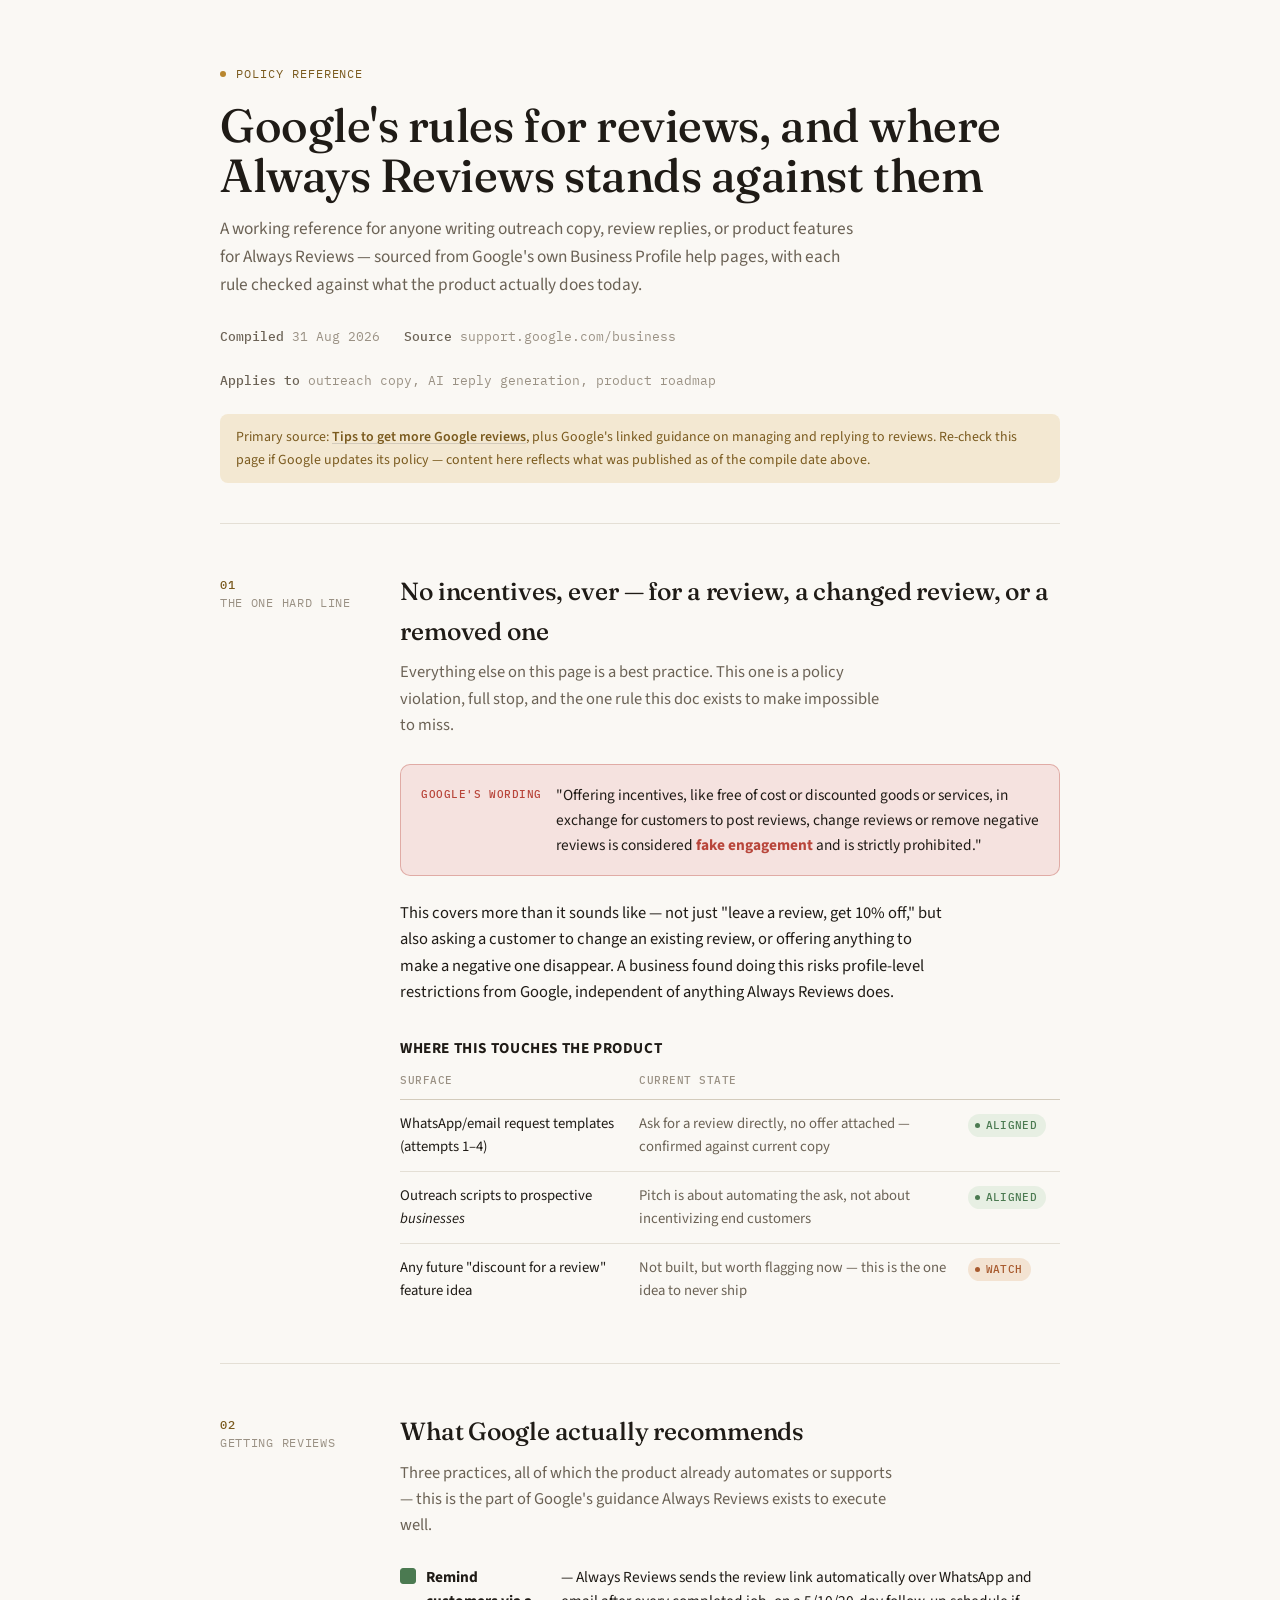
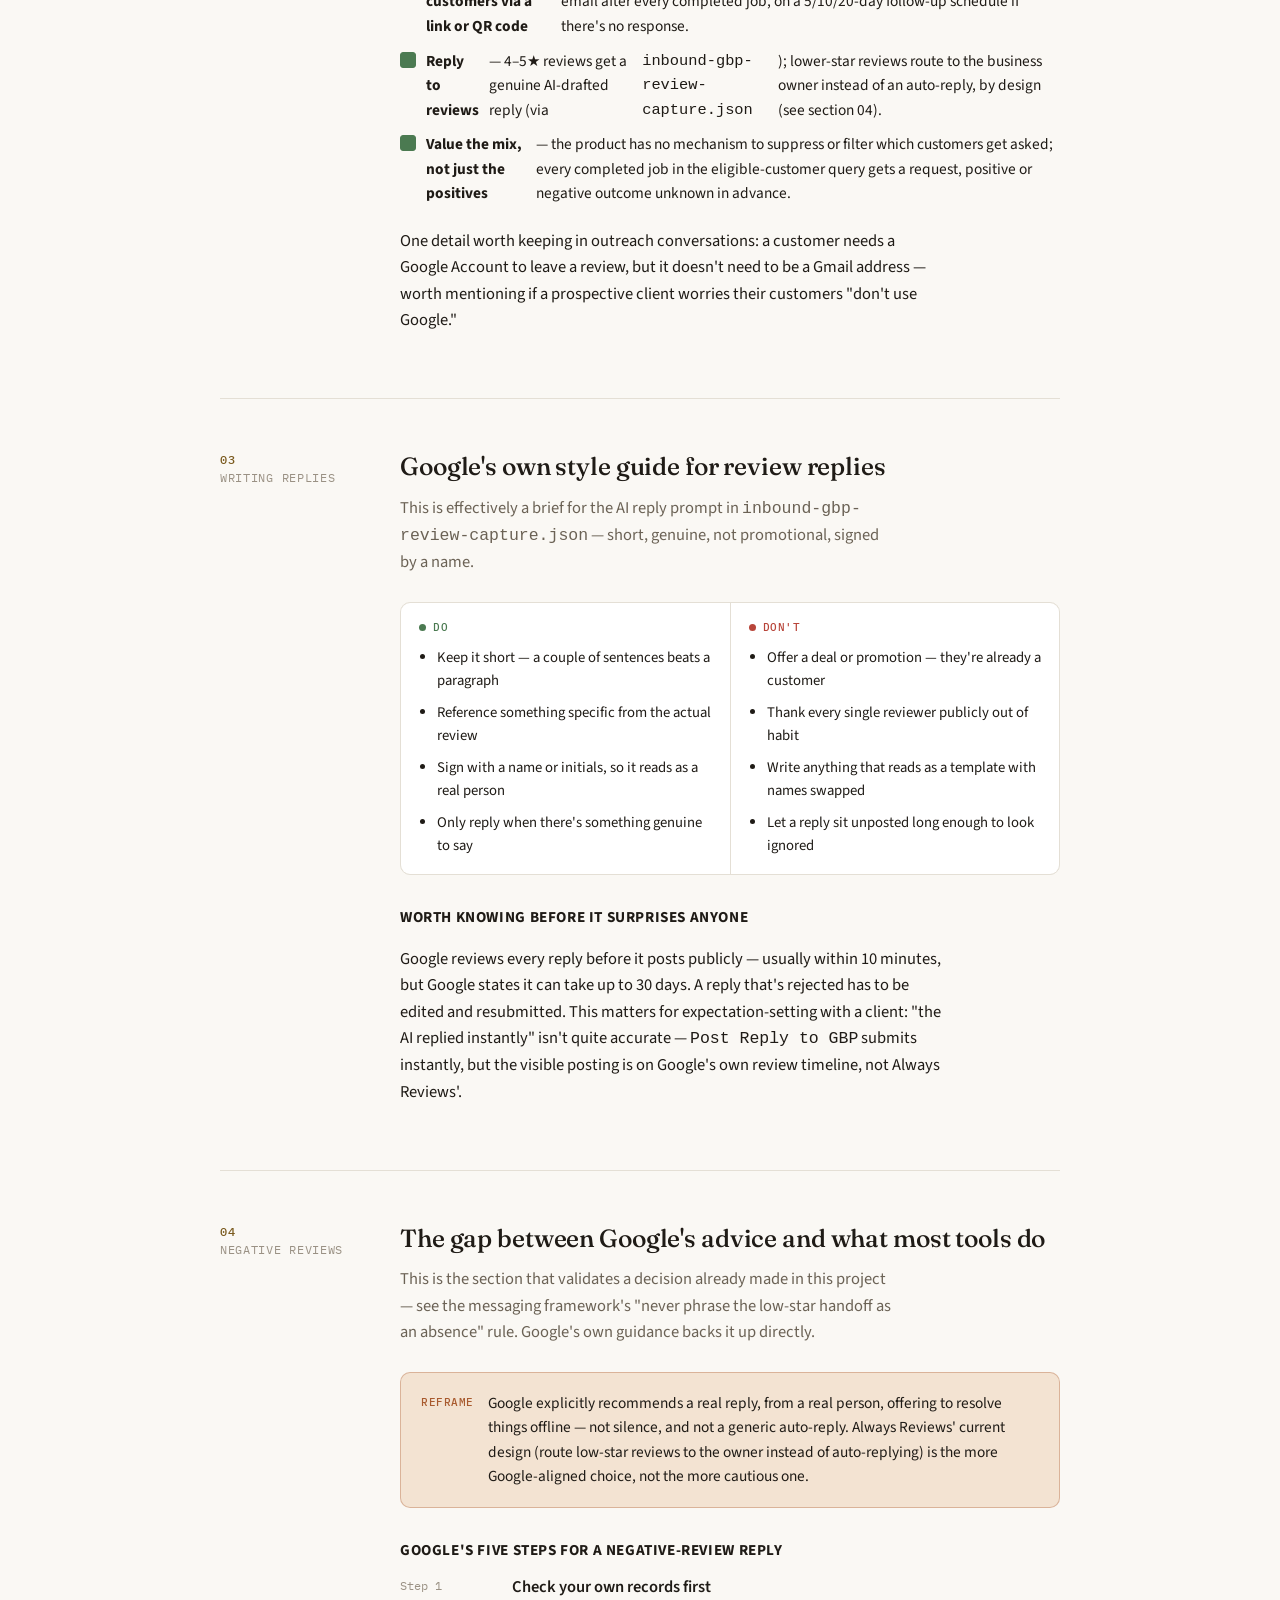
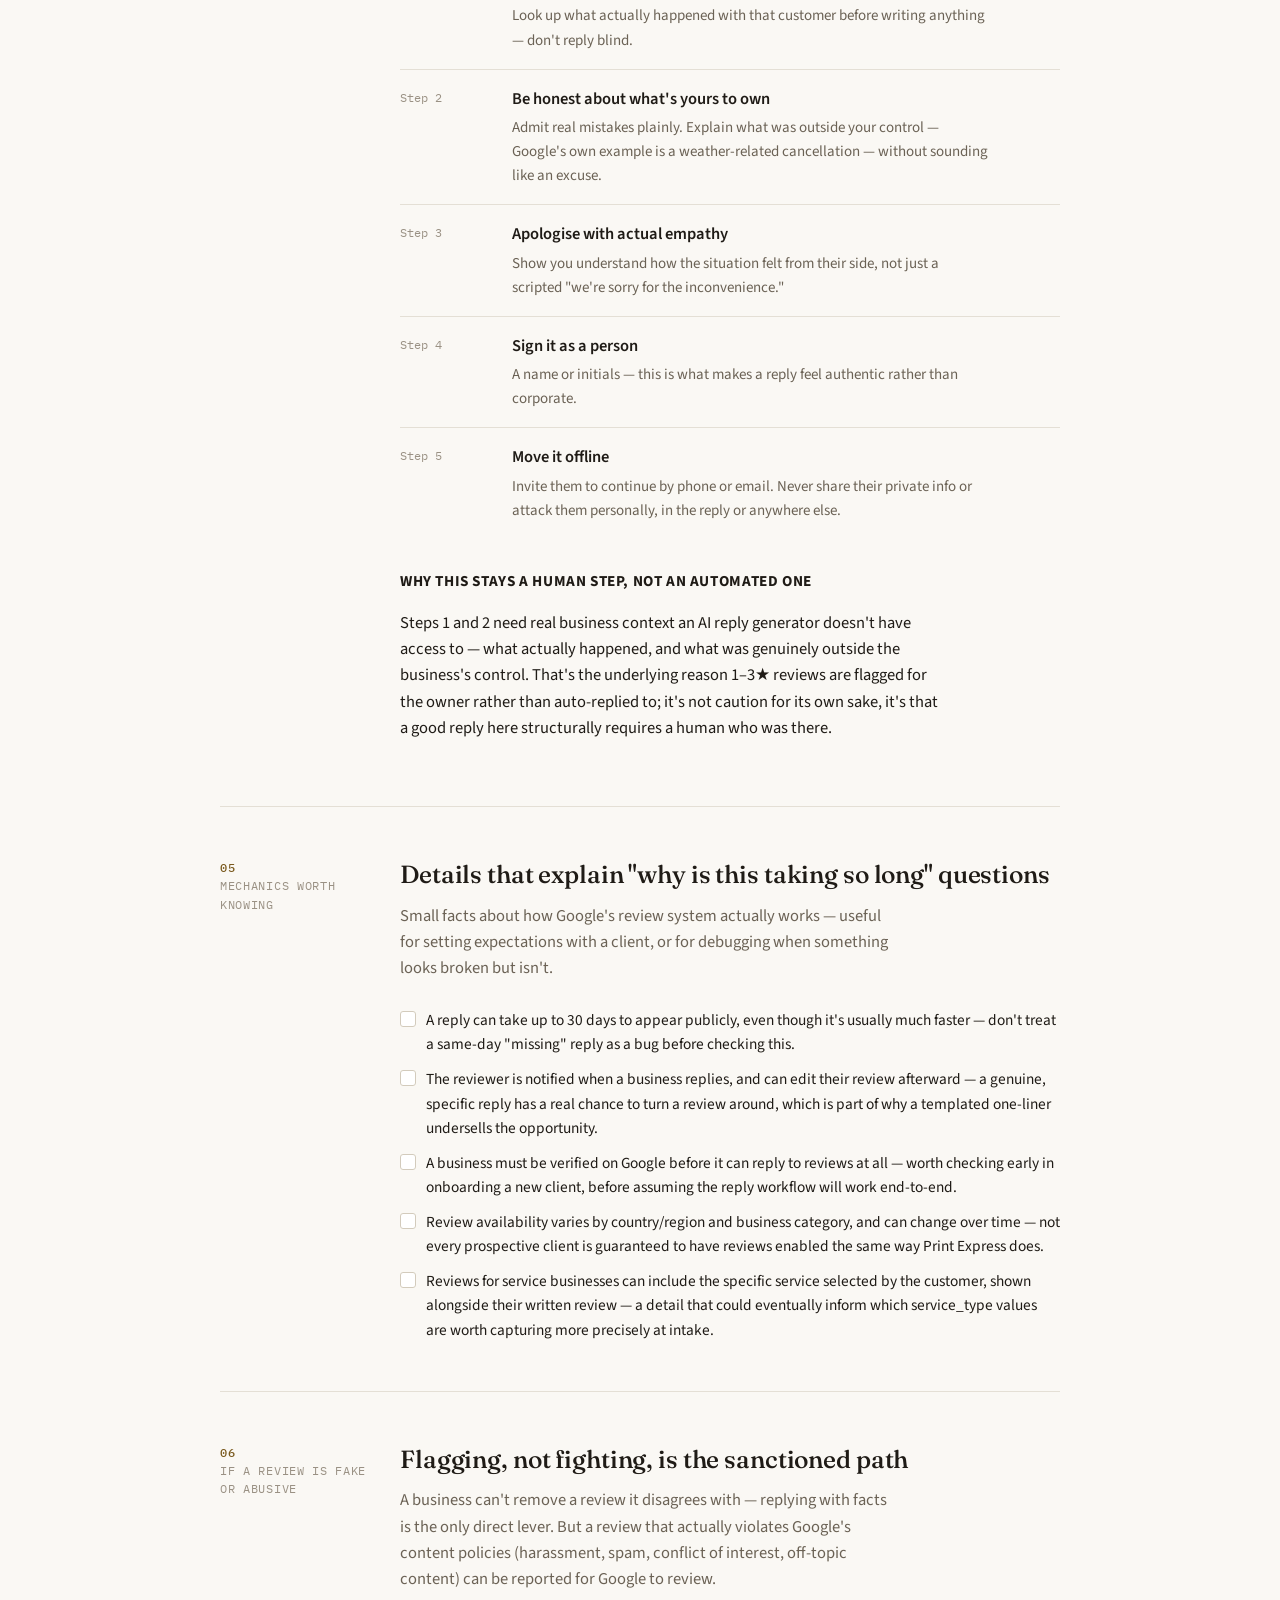
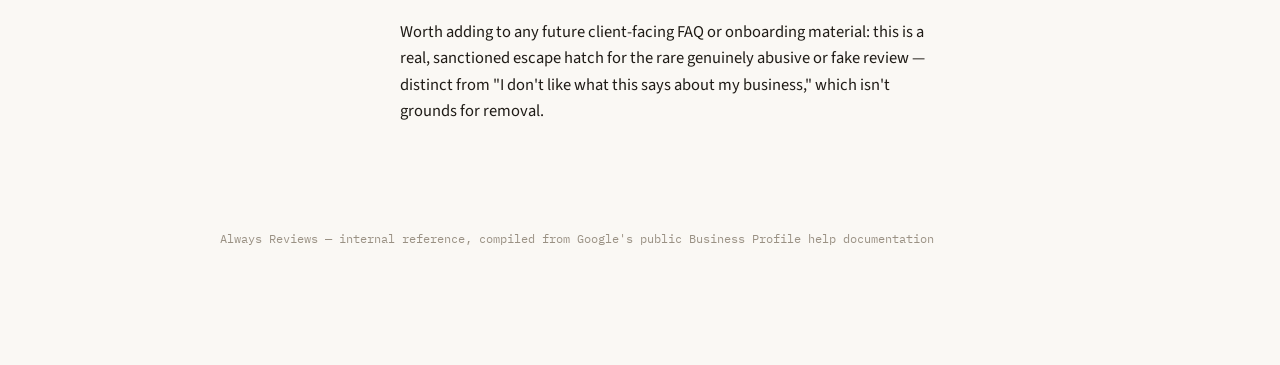
<file: marketing/always-reviews-google-policy-reference.html>
<!doctype html>
<html lang="en">
<head>
<meta charset="utf-8">
<meta name="viewport" content="width=device-width, initial-scale=1">
<title>Google Review Policy Reference</title>
<style>
  @import url('https://fonts.googleapis.com/css2?family=Fraunces:opsz,wght@9..144,400;9..144,500;9..144,600&family=Source+Sans+3:wght@400;500;600;700&family=IBM+Plex+Mono:wght@400;500&display=swap');

  :root {
    --bg: #FAF8F4;
    --surface: #FFFFFF;
    --ink: #1F1B16;
    --muted: #6B6255;
    --faint: #9A9184;
    --accent: #B8862E;
    --accent-ink: #7A5A1E;
    --accent-soft: #F3E8D2;
    --line: #E4DFD5;
    --line-strong: #D3CBBC;
    --good: #4B7A51;
    --good-soft: #E7EFE3;
    --warn: #A85A2E;
    --warn-soft: #F3E3D2;
    --bad: #B8453A;
    --bad-soft: #F5E2DF;
    --shadow: 0 1px 2px rgba(31,27,22,0.04), 0 4px 16px rgba(31,27,22,0.03);
  }

  @media (prefers-color-scheme: dark) {
    :root:not([data-theme="light"]) {
      --bg: #17140F;
      --surface: #1E1A14;
      --ink: #F1ECE2;
      --muted: #B3A991;
      --faint: #7E7563;
      --accent: #D9A94A;
      --accent-ink: #E8C179;
      --accent-soft: #322813;
      --line: #342E23;
      --line-strong: #443C2C;
      --good: #7FAE7F;
      --good-soft: #21281F;
      --warn: #D08A5C;
      --warn-soft: #2E2318;
      --bad: #E0837A;
      --bad-soft: #2E1E1B;
      --shadow: 0 1px 2px rgba(0,0,0,0.3), 0 4px 20px rgba(0,0,0,0.25);
    }
  }

  :root[data-theme="dark"] {
    --bg: #17140F;
    --surface: #1E1A14;
    --ink: #F1ECE2;
    --muted: #B3A991;
    --faint: #7E7563;
    --accent: #D9A94A;
    --accent-ink: #E8C179;
    --accent-soft: #322813;
    --line: #342E23;
    --line-strong: #443C2C;
    --good: #7FAE7F;
    --good-soft: #21281F;
    --warn: #D08A5C;
    --warn-soft: #2E2318;
    --bad: #E0837A;
    --bad-soft: #2E1E1B;
    --shadow: 0 1px 2px rgba(0,0,0,0.3), 0 4px 20px rgba(0,0,0,0.25);
  }

  * { box-sizing: border-box; }

  body {
    background: var(--bg);
    color: var(--ink);
    font-family: 'Source Sans 3', -apple-system, 'Segoe UI', sans-serif;
    font-size: 16.5px;
    line-height: 1.6;
    margin: 0;
    padding: 0 24px 120px;
  }

  ::selection { background: var(--accent-soft); color: var(--accent-ink); }

  a { color: var(--accent-ink); text-decoration-color: var(--line-strong); text-underline-offset: 2px; }
  a:hover { text-decoration-color: var(--accent); }
  a:focus-visible, button:focus-visible { outline: 2px solid var(--accent); outline-offset: 2px; }

  .page { max-width: 840px; margin: 0 auto; }

  /* ---------- Masthead ---------- */
  .masthead { padding: 64px 0 40px; border-bottom: 1px solid var(--line); }
  .eyebrow {
    font-family: 'IBM Plex Mono', monospace;
    font-size: 12px;
    letter-spacing: 0.08em;
    text-transform: uppercase;
    color: var(--accent-ink);
    display: flex;
    align-items: center;
    gap: 10px;
    margin-bottom: 18px;
  }
  .eyebrow .dot { width: 6px; height: 6px; border-radius: 50%; background: var(--accent); }
  h1 {
    font-family: 'Fraunces', Georgia, serif;
    font-weight: 500;
    font-size: clamp(2.1rem, 4.2vw, 2.9rem);
    line-height: 1.08;
    letter-spacing: -0.01em;
    margin: 0 0 14px;
    text-wrap: balance;
  }
  .dek { font-size: 1.08rem; color: var(--muted); max-width: 640px; margin: 0; text-wrap: pretty; }
  .meta-row {
    display: flex;
    flex-wrap: wrap;
    gap: 24px;
    margin-top: 28px;
    font-family: 'IBM Plex Mono', monospace;
    font-size: 12.5px;
    color: var(--faint);
  }
  .meta-row strong { color: var(--muted); font-weight: 500; }

  /* ---------- Source notice ---------- */
  .source-note {
    margin-top: 24px;
    padding: 12px 16px;
    background: var(--accent-soft);
    border-radius: 8px;
    font-size: 0.87rem;
    color: var(--accent-ink);
  }
  .source-note a { color: var(--accent-ink); font-weight: 600; }

  /* ---------- Section scaffold ---------- */
  section.block {
    padding: 48px 0;
    border-bottom: 1px solid var(--line);
    display: grid;
    grid-template-columns: 148px minmax(0, 1fr);
    gap: 32px;
  }
  section.block:last-of-type { border-bottom: none; }

  .rail {
    font-family: 'IBM Plex Mono', monospace;
    font-size: 11.5px;
    letter-spacing: 0.06em;
    text-transform: uppercase;
    color: var(--faint);
    padding-top: 4px;
  }
  .rail .n { color: var(--accent-ink); font-weight: 500; }

  .content h2 {
    font-family: 'Fraunces', Georgia, serif;
    font-weight: 500;
    font-size: 1.55rem;
    margin: 0 0 8px;
    letter-spacing: -0.005em;
  }
  .content .lede { color: var(--muted); margin: 0 0 26px; max-width: 62ch; }
  .content p { max-width: 68ch; }
  .content h3 {
    font-family: 'Source Sans 3', sans-serif;
    font-weight: 700;
    font-size: 0.95rem;
    text-transform: uppercase;
    letter-spacing: 0.04em;
    color: var(--ink);
    margin: 30px 0 12px;
  }
  .content h3:first-child { margin-top: 0; }

  /* ---------- Rule / hard-line callout ---------- */
  .hardline {
    background: var(--bad-soft);
    border: 1px solid color-mix(in srgb, var(--bad) 35%, transparent);
    border-radius: 10px;
    padding: 18px 20px;
    margin: 4px 0 24px;
    display: flex;
    gap: 14px;
    align-items: flex-start;
  }
  .hardline .mark {
    font-family: 'IBM Plex Mono', monospace;
    font-size: 11px;
    font-weight: 500;
    letter-spacing: 0.05em;
    text-transform: uppercase;
    color: var(--bad);
    white-space: nowrap;
    padding-top: 3px;
  }
  .hardline p { margin: 0; font-size: 0.96rem; }
  .hardline strong { color: var(--bad); }

  /* ---------- Do / Don't table ---------- */
  .dodont {
    display: grid;
    grid-template-columns: 1fr 1fr;
    gap: 1px;
    background: var(--line);
    border: 1px solid var(--line);
    border-radius: 10px;
    overflow: hidden;
    margin: 10px 0 8px;
  }
  .dodont-col { background: var(--surface); padding: 16px 18px; }
  .dodont-head {
    font-family: 'IBM Plex Mono', monospace;
    font-size: 10.5px;
    text-transform: uppercase;
    letter-spacing: 0.06em;
    font-weight: 500;
    margin: 0 0 10px;
    display: flex;
    align-items: center;
    gap: 7px;
  }
  .dodont-col.do .dodont-head { color: var(--good); }
  .dodont-col.dont .dodont-head { color: var(--bad); }
  .dodont-head::before { content: ''; width: 7px; height: 7px; border-radius: 50%; background: currentColor; }
  .dodont-col ul { margin: 0; padding: 0 0 0 18px; }
  .dodont-col li { margin-bottom: 8px; font-size: 0.92rem; }
  .dodont-col li:last-child { margin-bottom: 0; }

  /* ---------- Checklist ---------- */
  ul.checks { list-style: none; margin: 0; padding: 0; display: flex; flex-direction: column; gap: 10px; }
  ul.checks li { display: flex; gap: 10px; align-items: flex-start; font-size: 0.96rem; }
  ul.checks li::before {
    content: '';
    width: 14px; height: 14px;
    margin-top: 3px;
    flex: none;
    border-radius: 3px;
    border: 1.5px solid var(--line-strong);
    background: var(--surface);
  }
  ul.checks li.done::before { background: var(--good); border-color: var(--good); }

  /* ---------- Mapping table (Google rule -> Always Reviews behavior) ---------- */
  .table-wrap { overflow-x: auto; margin-top: 6px; }
  table { width: 100%; border-collapse: collapse; font-size: 0.92rem; min-width: 560px; }
  th {
    text-align: left;
    font-family: 'IBM Plex Mono', monospace;
    font-size: 10.5px;
    text-transform: uppercase;
    letter-spacing: 0.05em;
    color: var(--faint);
    font-weight: 500;
    padding: 0 14px 10px 0;
    border-bottom: 1px solid var(--line-strong);
  }
  td { padding: 12px 14px 12px 0; border-bottom: 1px solid var(--line); vertical-align: top; color: var(--ink); }
  td.muted { color: var(--muted); }
  tr:last-child td { border-bottom: none; }
  .status-pill {
    display: inline-flex;
    align-items: center;
    gap: 6px;
    font-family: 'IBM Plex Mono', monospace;
    font-size: 10.5px;
    letter-spacing: 0.03em;
    text-transform: uppercase;
    padding: 3px 9px 3px 7px;
    border-radius: 100px;
    font-weight: 500;
    white-space: nowrap;
  }
  .status-pill::before { content: ''; width: 5px; height: 5px; border-radius: 50%; background: currentColor; }
  .status-pill.aligned { background: var(--good-soft); color: var(--good); }
  .status-pill.watch { background: var(--warn-soft); color: var(--warn); }

  /* ---------- Reply skeleton card ---------- */
  .script {
    background: var(--surface);
    border: 1px solid var(--line);
    border-radius: 10px;
    padding: 18px 20px;
    margin-top: 14px;
    box-shadow: var(--shadow);
  }
  .script-label {
    font-family: 'IBM Plex Mono', monospace;
    font-size: 10.5px;
    text-transform: uppercase;
    letter-spacing: 0.05em;
    color: var(--accent-ink);
    margin: 0 0 8px;
  }
  .script p { margin: 0; font-size: 0.96rem; }
  .script p + p { margin-top: 10px; }

  /* ---------- Timeline (reply moderation) ---------- */
  .flow { display: flex; flex-direction: column; gap: 0; margin-top: 8px; }
  .flow-step {
    display: grid;
    grid-template-columns: 92px 1fr;
    gap: 20px;
    padding: 16px 0;
    border-top: 1px solid var(--line);
  }
  .flow-step:first-child { border-top: none; padding-top: 0; }
  .flow-when { font-family: 'IBM Plex Mono', monospace; font-size: 12px; color: var(--faint); padding-top: 2px; }
  .flow-title { font-weight: 600; margin: 0 0 4px; }
  .flow-body { color: var(--muted); margin: 0; font-size: 0.94rem; }

  footer {
    max-width: 840px;
    margin: 0 auto;
    padding-top: 40px;
    font-family: 'IBM Plex Mono', monospace;
    font-size: 12px;
    color: var(--faint);
  }
  footer a { color: var(--faint); }

  @media (max-width: 640px) {
    section.block { grid-template-columns: 1fr; gap: 8px; }
    .rail { display: flex; align-items: center; gap: 8px; }
    .dodont { grid-template-columns: 1fr; }
    .flow-step { grid-template-columns: 1fr; gap: 4px; }
    .flow-when { padding-top: 0; }
  }

  @media (prefers-reduced-motion: no-preference) {
    section.block, .masthead { animation: rise 0.5s ease-out both; }
    section.block:nth-of-type(2) { animation-delay: 0.03s; }
    section.block:nth-of-type(3) { animation-delay: 0.06s; }
  }
  @keyframes rise {
    from { opacity: 0; transform: translateY(6px); }
    to { opacity: 1; transform: translateY(0); }
  }
</style>
</head>
<body>

<div class="page">

  <div class="masthead">
    <div class="eyebrow"><span class="dot"></span>Policy reference</div>
    <h1>Google's rules for reviews, and where Always Reviews stands against them</h1>
    <p class="dek">A working reference for anyone writing outreach copy, review replies, or product features for Always Reviews — sourced from Google's own Business Profile help pages, with each rule checked against what the product actually does today.</p>
    <div class="meta-row">
      <span><strong>Compiled</strong> 31 Aug 2026</span>
      <span><strong>Source</strong> support.google.com/business</span>
      <span><strong>Applies to</strong> outreach copy, AI reply generation, product roadmap</span>
    </div>
    <div class="source-note">
      Primary source: <a href="https://support.google.com/business/answer/3474122" target="_blank" rel="noopener">Tips to get more Google reviews</a>, plus Google's linked guidance on managing and replying to reviews. Re-check this page if Google updates its policy — content here reflects what was published as of the compile date above.
    </div>
  </div>

  <section class="block">
    <div class="rail"><span class="n">01</span><br>The one hard line</div>
    <div class="content">
      <h2>No incentives, ever — for a review, a changed review, or a removed one</h2>
      <p class="lede">Everything else on this page is a best practice. This one is a policy violation, full stop, and the one rule this doc exists to make impossible to miss.</p>

      <div class="hardline">
        <span class="mark">Google's wording</span>
        <p>"Offering incentives, like free of cost or discounted goods or services, in exchange for customers to post reviews, change reviews or remove negative reviews is considered <strong>fake engagement</strong> and is strictly prohibited."</p>
      </div>

      <p>This covers more than it sounds like — not just "leave a review, get 10% off," but also asking a customer to change an existing review, or offering anything to make a negative one disappear. A business found doing this risks profile-level restrictions from Google, independent of anything Always Reviews does.</p>

      <h3>Where this touches the product</h3>
      <div class="table-wrap">
        <table>
          <thead>
            <tr><th>Surface</th><th>Current state</th><th></th></tr>
          </thead>
          <tbody>
            <tr>
              <td>WhatsApp/email request templates (attempts 1–4)</td>
              <td class="muted">Ask for a review directly, no offer attached — confirmed against current copy</td>
              <td><span class="status-pill aligned">Aligned</span></td>
            </tr>
            <tr>
              <td>Outreach scripts to prospective <em>businesses</em></td>
              <td class="muted">Pitch is about automating the ask, not about incentivizing end customers</td>
              <td><span class="status-pill aligned">Aligned</span></td>
            </tr>
            <tr>
              <td>Any future "discount for a review" feature idea</td>
              <td class="muted">Not built, but worth flagging now — this is the one idea to never ship</td>
              <td><span class="status-pill watch">Watch</span></td>
            </tr>
          </tbody>
        </table>
      </div>
    </div>
  </section>

  <section class="block">
    <div class="rail"><span class="n">02</span><br>Getting reviews</div>
    <div class="content">
      <h2>What Google actually recommends</h2>
      <p class="lede">Three practices, all of which the product already automates or supports — this is the part of Google's guidance Always Reviews exists to execute well.</p>

      <ul class="checks">
        <li class="done"><strong>Remind customers via a link or QR code</strong> — Always Reviews sends the review link automatically over WhatsApp and email after every completed job, on a 5/10/20-day follow-up schedule if there's no response.</li>
        <li class="done"><strong>Reply to reviews</strong> — 4–5★ reviews get a genuine AI-drafted reply (via <code>inbound-gbp-review-capture.json</code>); lower-star reviews route to the business owner instead of an auto-reply, by design (see section 04).</li>
        <li class="done"><strong>Value the mix, not just the positives</strong> — the product has no mechanism to suppress or filter which customers get asked; every completed job in the eligible-customer query gets a request, positive or negative outcome unknown in advance.</li>
      </ul>

      <p style="margin-top: 22px;">One detail worth keeping in outreach conversations: a customer needs a Google Account to leave a review, but it doesn't need to be a Gmail address — worth mentioning if a prospective client worries their customers "don't use Google."</p>
    </div>
  </section>

  <section class="block">
    <div class="rail"><span class="n">03</span><br>Writing replies</div>
    <div class="content">
      <h2>Google's own style guide for review replies</h2>
      <p class="lede">This is effectively a brief for the AI reply prompt in <code>inbound-gbp-review-capture.json</code> — short, genuine, not promotional, signed by a name.</p>

      <div class="dodont">
        <div class="dodont-col do">
          <p class="dodont-head">Do</p>
          <ul>
            <li>Keep it short — a couple of sentences beats a paragraph</li>
            <li>Reference something specific from the actual review</li>
            <li>Sign with a name or initials, so it reads as a real person</li>
            <li>Only reply when there's something genuine to say</li>
          </ul>
        </div>
        <div class="dodont-col dont">
          <p class="dodont-head">Don't</p>
          <ul>
            <li>Offer a deal or promotion — they're already a customer</li>
            <li>Thank every single reviewer publicly out of habit</li>
            <li>Write anything that reads as a template with names swapped</li>
            <li>Let a reply sit unposted long enough to look ignored</li>
          </ul>
        </div>
      </div>

      <h3>Worth knowing before it surprises anyone</h3>
      <p>Google reviews every reply before it posts publicly — usually within 10 minutes, but Google states it can take up to 30 days. A reply that's rejected has to be edited and resubmitted. This matters for expectation-setting with a client: "the AI replied instantly" isn't quite accurate — <code>Post Reply to GBP</code> submits instantly, but the visible posting is on Google's own review timeline, not Always Reviews'.</p>
    </div>
  </section>

  <section class="block">
    <div class="rail"><span class="n">04</span><br>Negative reviews</div>
    <div class="content">
      <h2>The gap between Google's advice and what most tools do</h2>
      <p class="lede">This is the section that validates a decision already made in this project — see the messaging framework's "never phrase the low-star handoff as an absence" rule. Google's own guidance backs it up directly.</p>

      <div class="hardline" style="background: var(--warn-soft); border-color: color-mix(in srgb, var(--warn) 35%, transparent);">
        <span class="mark" style="color: var(--warn);">Reframe</span>
        <p>Google explicitly recommends a real reply, from a real person, offering to resolve things offline — not silence, and not a generic auto-reply. Always Reviews' current design (route low-star reviews to the owner instead of auto-replying) is the more Google-aligned choice, not the more cautious one.</p>
      </div>

      <h3>Google's five steps for a negative-review reply</h3>
      <div class="flow">
        <div class="flow-step">
          <div class="flow-when">Step 1</div>
          <div>
            <p class="flow-title">Check your own records first</p>
            <p class="flow-body">Look up what actually happened with that customer before writing anything — don't reply blind.</p>
          </div>
        </div>
        <div class="flow-step">
          <div class="flow-when">Step 2</div>
          <div>
            <p class="flow-title">Be honest about what's yours to own</p>
            <p class="flow-body">Admit real mistakes plainly. Explain what was outside your control — Google's own example is a weather-related cancellation — without sounding like an excuse.</p>
          </div>
        </div>
        <div class="flow-step">
          <div class="flow-when">Step 3</div>
          <div>
            <p class="flow-title">Apologise with actual empathy</p>
            <p class="flow-body">Show you understand how the situation felt from their side, not just a scripted "we're sorry for the inconvenience."</p>
          </div>
        </div>
        <div class="flow-step">
          <div class="flow-when">Step 4</div>
          <div>
            <p class="flow-title">Sign it as a person</p>
            <p class="flow-body">A name or initials — this is what makes a reply feel authentic rather than corporate.</p>
          </div>
        </div>
        <div class="flow-step">
          <div class="flow-when">Step 5</div>
          <div>
            <p class="flow-title">Move it offline</p>
            <p class="flow-body">Invite them to continue by phone or email. Never share their private info or attack them personally, in the reply or anywhere else.</p>
          </div>
        </div>
      </div>

      <h3>Why this stays a human step, not an automated one</h3>
      <p>Steps 1 and 2 need real business context an AI reply generator doesn't have access to — what actually happened, and what was genuinely outside the business's control. That's the underlying reason 1–3★ reviews are flagged for the owner rather than auto-replied to; it's not caution for its own sake, it's that a good reply here structurally requires a human who was there.</p>
    </div>
  </section>

  <section class="block">
    <div class="rail"><span class="n">05</span><br>Mechanics worth knowing</div>
    <div class="content">
      <h2>Details that explain "why is this taking so long" questions</h2>
      <p class="lede">Small facts about how Google's review system actually works — useful for setting expectations with a client, or for debugging when something looks broken but isn't.</p>

      <ul class="checks">
        <li>A reply can take up to 30 days to appear publicly, even though it's usually much faster — don't treat a same-day "missing" reply as a bug before checking this.</li>
        <li>The reviewer is notified when a business replies, and can edit their review afterward — a genuine, specific reply has a real chance to turn a review around, which is part of why a templated one-liner undersells the opportunity.</li>
        <li>A business must be verified on Google before it can reply to reviews at all — worth checking early in onboarding a new client, before assuming the reply workflow will work end-to-end.</li>
        <li>Review availability varies by country/region and business category, and can change over time — not every prospective client is guaranteed to have reviews enabled the same way Print Express does.</li>
        <li>Reviews for service businesses can include the specific service selected by the customer, shown alongside their written review — a detail that could eventually inform which service_type values are worth capturing more precisely at intake.</li>
      </ul>
    </div>
  </section>

  <section class="block">
    <div class="rail"><span class="n">06</span><br>If a review is fake or abusive</div>
    <div class="content">
      <h2>Flagging, not fighting, is the sanctioned path</h2>
      <p class="lede">A business can't remove a review it disagrees with — replying with facts is the only direct lever. But a review that actually violates Google's content policies (harassment, spam, conflict of interest, off-topic content) can be reported for Google to review.</p>
      <p>Worth adding to any future client-facing FAQ or onboarding material: this is a real, sanctioned escape hatch for the rare genuinely abusive or fake review — distinct from "I don't like what this says about my business," which isn't grounds for removal.</p>
    </div>
  </section>

</div>

<footer>Always Reviews — internal reference, compiled from Google's public Business Profile help documentation</footer>

</body>
</html>
</file>
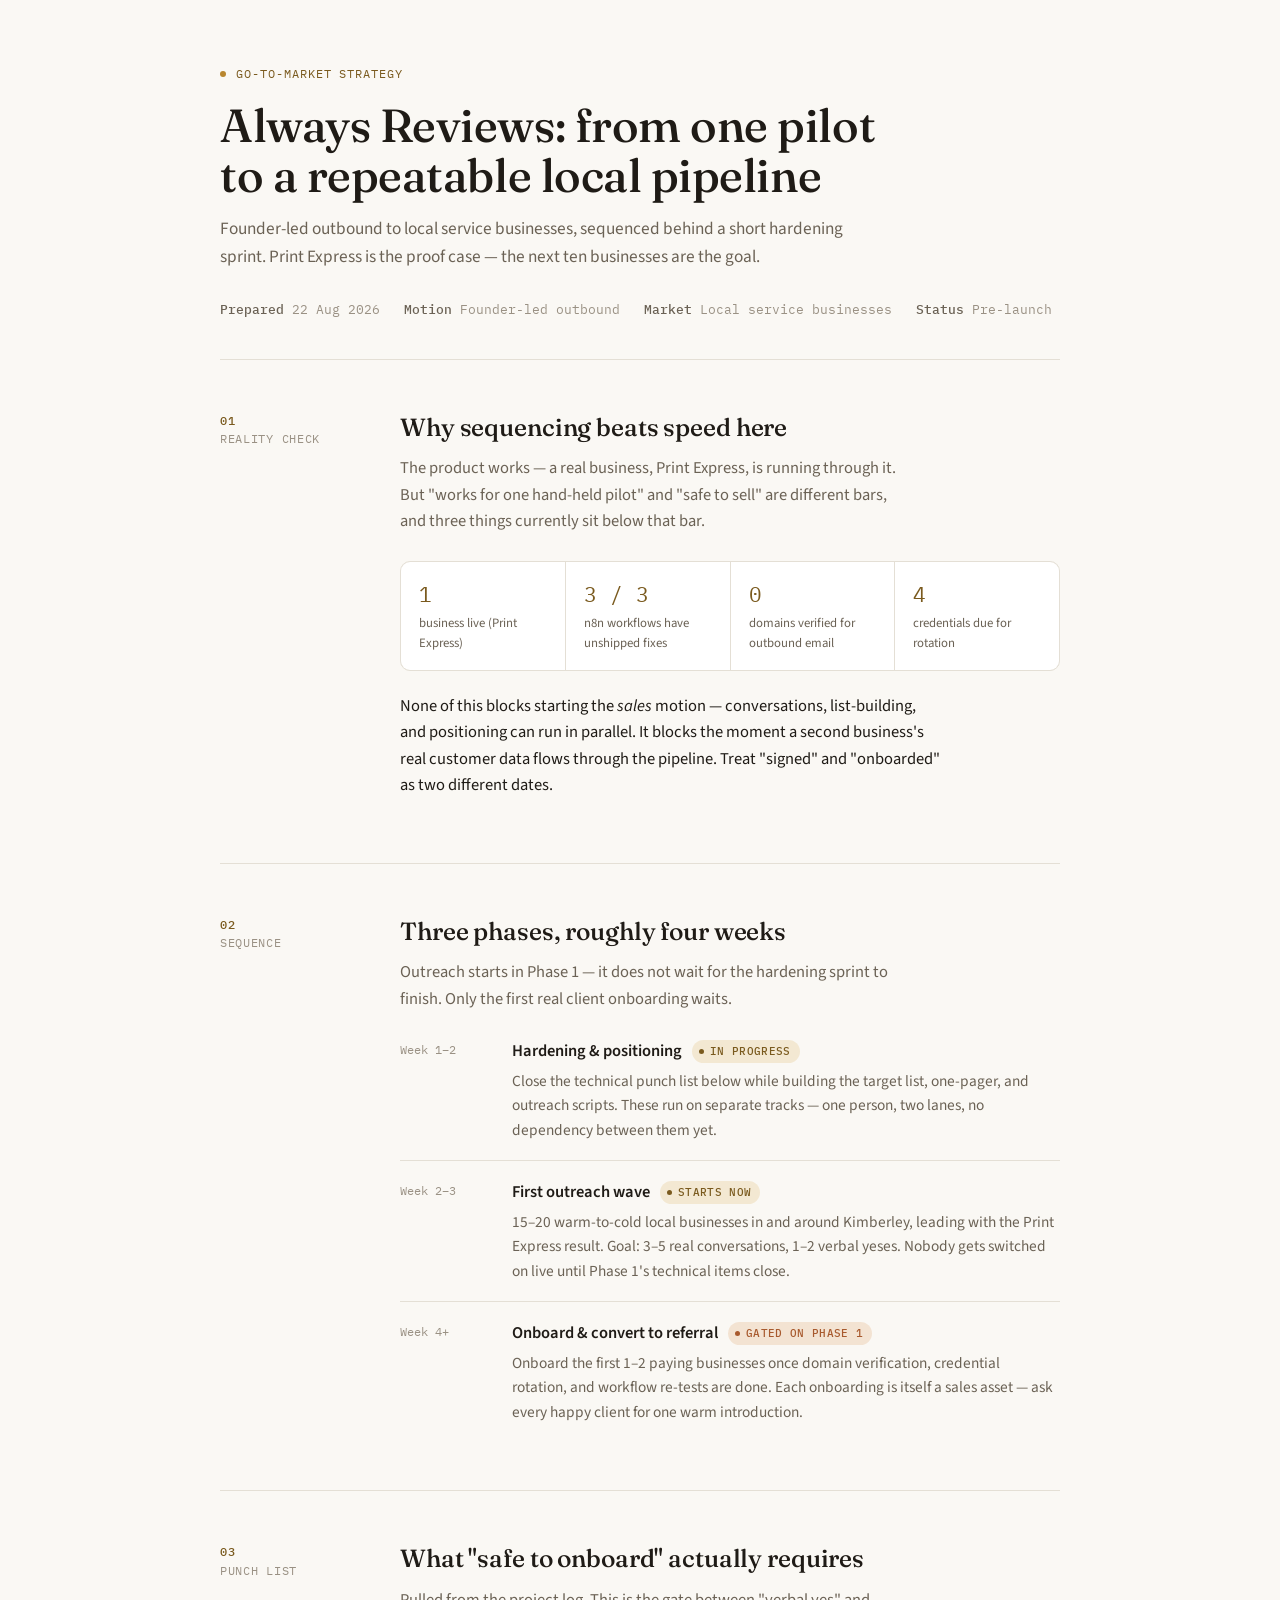
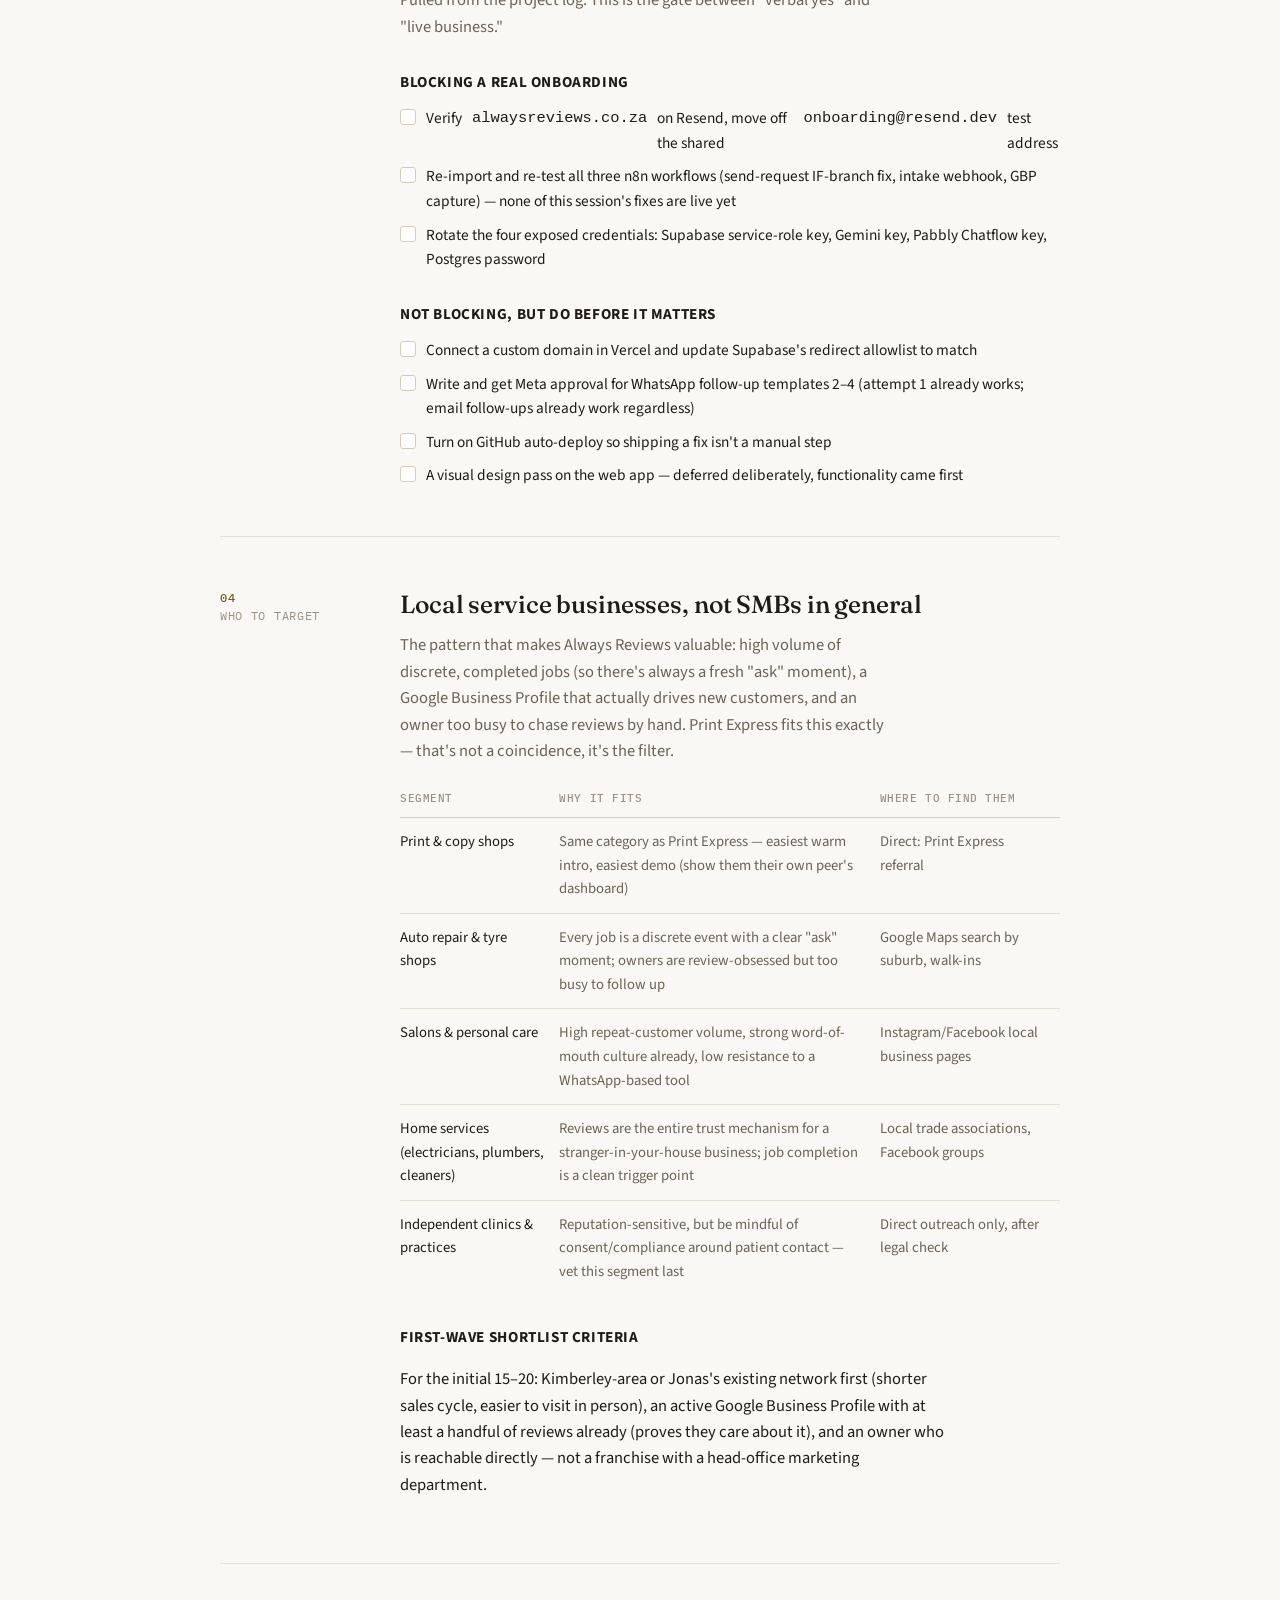
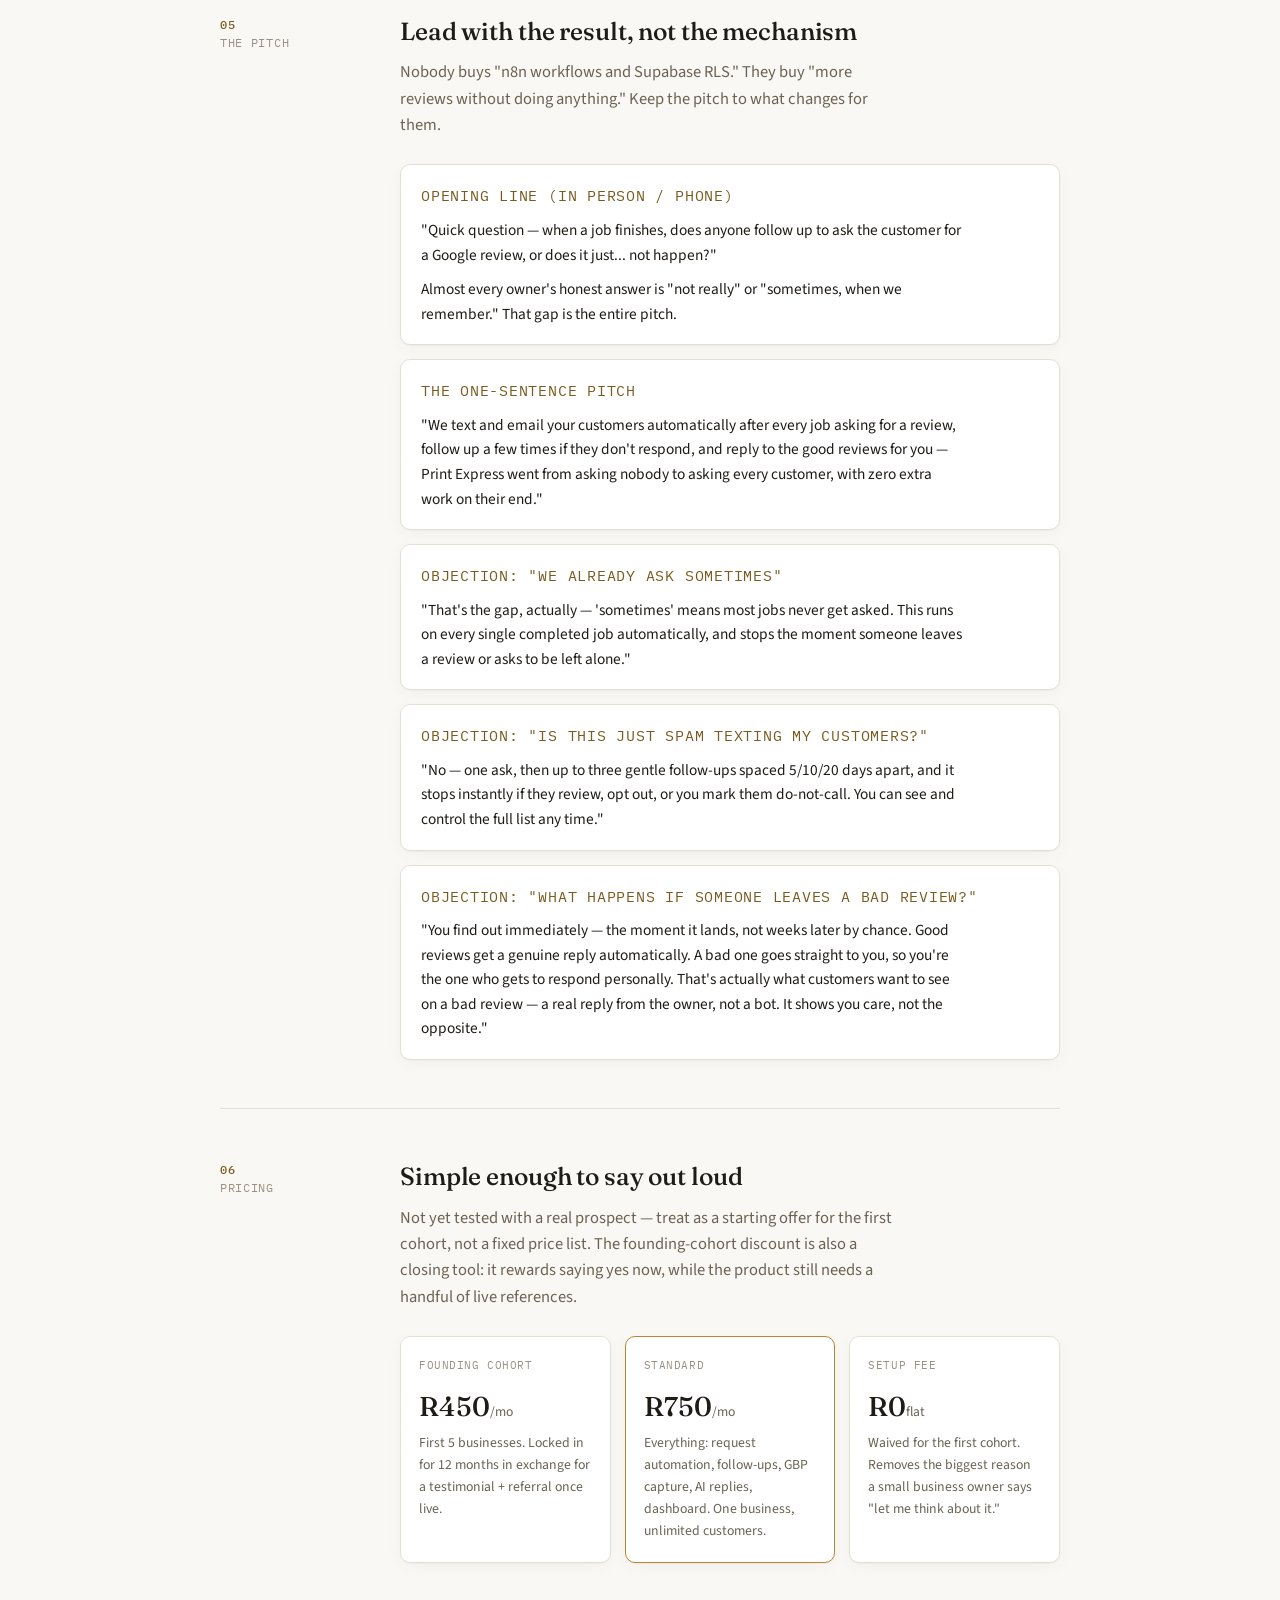
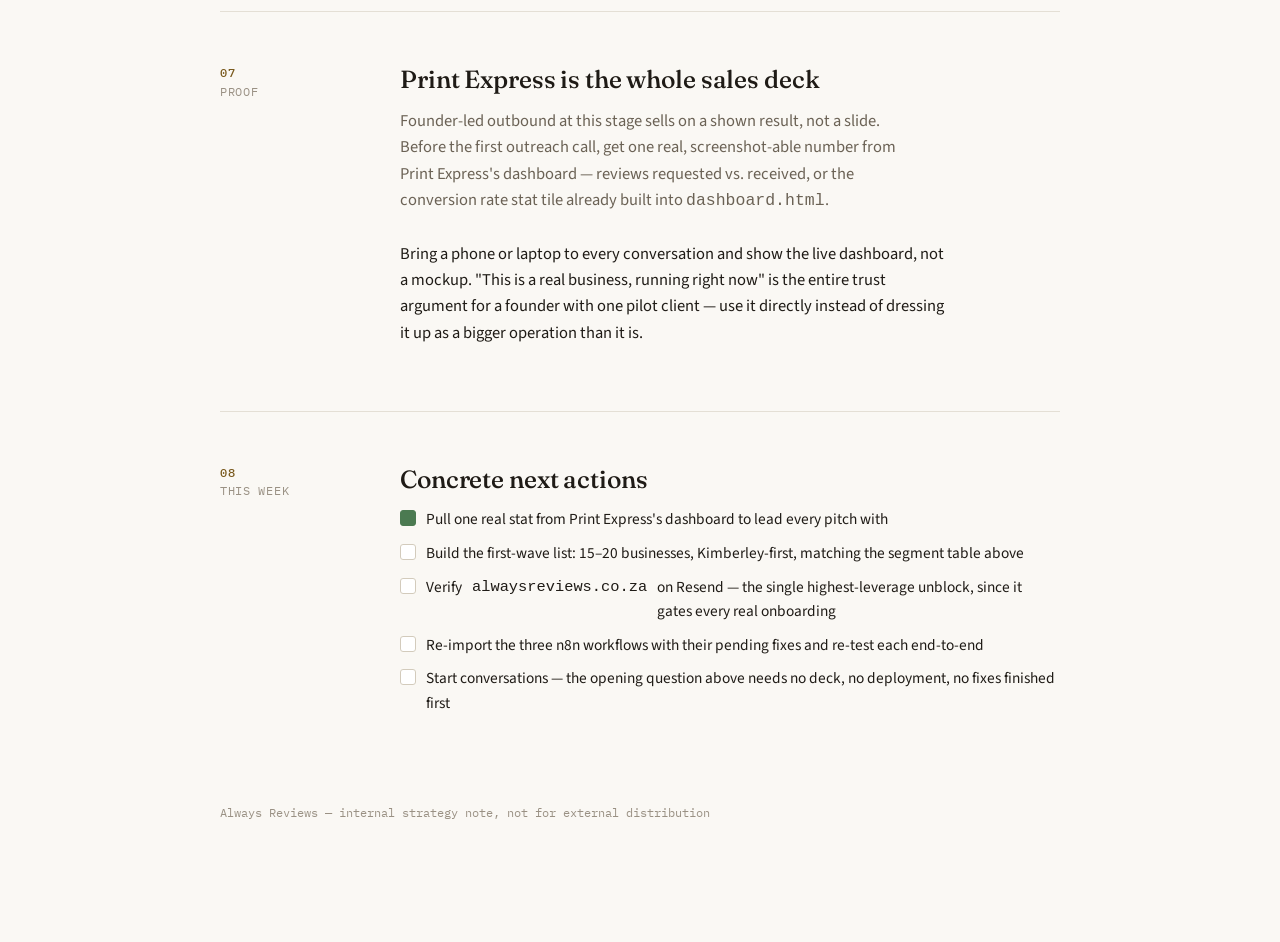
<file: marketing/always-reviews-gtm-strategy.html>
<!doctype html>
<html lang="en">
<head>
<meta charset="utf-8">
<meta name="viewport" content="width=device-width, initial-scale=1">
<title>Always Reviews Go-to-Market</title>
<style>
  @import url('https://fonts.googleapis.com/css2?family=Fraunces:opsz,wght@9..144,400;9..144,500;9..144,600&family=Source+Sans+3:wght@400;500;600;700&family=IBM+Plex+Mono:wght@400;500&display=swap');

  :root {
    --bg: #FAF8F4;
    --surface: #FFFFFF;
    --ink: #1F1B16;
    --muted: #6B6255;
    --faint: #9A9184;
    --accent: #B8862E;
    --accent-ink: #7A5A1E;
    --accent-soft: #F3E8D2;
    --line: #E4DFD5;
    --line-strong: #D3CBBC;
    --good: #4B7A51;
    --good-soft: #E7EFE3;
    --warn: #A85A2E;
    --warn-soft: #F3E3D2;
    --shadow: 0 1px 2px rgba(31,27,22,0.04), 0 4px 16px rgba(31,27,22,0.03);
  }

  @media (prefers-color-scheme: dark) {
    :root:not([data-theme="light"]) {
      --bg: #17140F;
      --surface: #1E1A14;
      --ink: #F1ECE2;
      --muted: #B3A991;
      --faint: #7E7563;
      --accent: #D9A94A;
      --accent-ink: #E8C179;
      --accent-soft: #322813;
      --line: #342E23;
      --line-strong: #443C2C;
      --good: #7FAE7F;
      --good-soft: #21281F;
      --warn: #D08A5C;
      --warn-soft: #2E2318;
      --shadow: 0 1px 2px rgba(0,0,0,0.3), 0 4px 20px rgba(0,0,0,0.25);
    }
  }

  :root[data-theme="dark"] {
    --bg: #17140F;
    --surface: #1E1A14;
    --ink: #F1ECE2;
    --muted: #B3A991;
    --faint: #7E7563;
    --accent: #D9A94A;
    --accent-ink: #E8C179;
    --accent-soft: #322813;
    --line: #342E23;
    --line-strong: #443C2C;
    --good: #7FAE7F;
    --good-soft: #21281F;
    --warn: #D08A5C;
    --warn-soft: #2E2318;
    --shadow: 0 1px 2px rgba(0,0,0,0.3), 0 4px 20px rgba(0,0,0,0.25);
  }

  * { box-sizing: border-box; }

  body {
    background: var(--bg);
    color: var(--ink);
    font-family: 'Source Sans 3', -apple-system, 'Segoe UI', sans-serif;
    font-size: 16.5px;
    line-height: 1.6;
    margin: 0;
    padding: 0 24px 120px;
  }

  ::selection { background: var(--accent-soft); color: var(--accent-ink); }

  a { color: var(--accent-ink); text-decoration-color: var(--line-strong); text-underline-offset: 2px; }
  a:hover { text-decoration-color: var(--accent); }
  a:focus-visible, button:focus-visible, select:focus-visible {
    outline: 2px solid var(--accent); outline-offset: 2px;
  }

  .page {
    max-width: 840px;
    margin: 0 auto;
  }

  /* ---------- Masthead ---------- */
  .masthead {
    padding: 64px 0 40px;
    border-bottom: 1px solid var(--line);
  }
  .eyebrow {
    font-family: 'IBM Plex Mono', monospace;
    font-size: 12px;
    letter-spacing: 0.08em;
    text-transform: uppercase;
    color: var(--accent-ink);
    display: flex;
    align-items: center;
    gap: 10px;
    margin-bottom: 18px;
  }
  .eyebrow .dot {
    width: 6px; height: 6px; border-radius: 50%;
    background: var(--accent);
  }
  h1 {
    font-family: 'Fraunces', Georgia, serif;
    font-weight: 500;
    font-size: clamp(2.1rem, 4.2vw, 2.9rem);
    line-height: 1.08;
    letter-spacing: -0.01em;
    margin: 0 0 14px;
    text-wrap: balance;
  }
  .dek {
    font-size: 1.08rem;
    color: var(--muted);
    max-width: 640px;
    margin: 0;
    text-wrap: pretty;
  }
  .meta-row {
    display: flex;
    flex-wrap: wrap;
    gap: 24px;
    margin-top: 28px;
    font-family: 'IBM Plex Mono', monospace;
    font-size: 12.5px;
    color: var(--faint);
  }
  .meta-row strong { color: var(--muted); font-weight: 500; }

  /* ---------- Section scaffold ---------- */
  section.block {
    padding: 48px 0;
    border-bottom: 1px solid var(--line);
    display: grid;
    grid-template-columns: 148px minmax(0, 1fr);
    gap: 32px;
  }
  section.block:last-of-type { border-bottom: none; }

  .rail {
    font-family: 'IBM Plex Mono', monospace;
    font-size: 11.5px;
    letter-spacing: 0.06em;
    text-transform: uppercase;
    color: var(--faint);
    padding-top: 4px;
  }
  .rail .n { color: var(--accent-ink); font-weight: 500; }

  .content h2 {
    font-family: 'Fraunces', Georgia, serif;
    font-weight: 500;
    font-size: 1.55rem;
    margin: 0 0 8px;
    letter-spacing: -0.005em;
  }
  .content .lede {
    color: var(--muted);
    margin: 0 0 26px;
    max-width: 62ch;
  }
  .content p { max-width: 68ch; }
  .content h3 {
    font-family: 'Source Sans 3', sans-serif;
    font-weight: 700;
    font-size: 0.95rem;
    text-transform: uppercase;
    letter-spacing: 0.04em;
    color: var(--ink);
    margin: 30px 0 12px;
  }
  .content h3:first-child { margin-top: 0; }

  /* ---------- Status pills ---------- */
  .status {
    display: inline-flex;
    align-items: center;
    gap: 6px;
    font-family: 'IBM Plex Mono', monospace;
    font-size: 11px;
    letter-spacing: 0.03em;
    text-transform: uppercase;
    padding: 3px 9px 3px 7px;
    border-radius: 100px;
    font-weight: 500;
  }
  .status.blocked { background: var(--warn-soft); color: var(--warn); }
  .status.ready { background: var(--good-soft); color: var(--good); }
  .status.now { background: var(--accent-soft); color: var(--accent-ink); }
  .status::before { content: ''; width: 5px; height: 5px; border-radius: 50%; background: currentColor; }

  /* ---------- Phase timeline ---------- */
  .phases {
    display: flex;
    flex-direction: column;
    gap: 0;
    margin-top: 8px;
  }
  .phase {
    display: grid;
    grid-template-columns: 92px 1fr;
    gap: 20px;
    padding: 18px 0;
    border-top: 1px solid var(--line);
  }
  .phase:first-child { border-top: none; padding-top: 0; }
  .phase-when {
    font-family: 'IBM Plex Mono', monospace;
    font-size: 12px;
    color: var(--faint);
    padding-top: 2px;
  }
  .phase-title {
    font-weight: 600;
    margin: 0 0 4px;
    display: flex;
    align-items: center;
    gap: 10px;
    flex-wrap: wrap;
  }
  .phase-body { color: var(--muted); margin: 0; font-size: 0.96rem; }

  /* ---------- Checklist ---------- */
  ul.checks {
    list-style: none;
    margin: 0;
    padding: 0;
    display: flex;
    flex-direction: column;
    gap: 9px;
  }
  ul.checks li {
    display: flex;
    gap: 10px;
    align-items: flex-start;
    font-size: 0.96rem;
  }
  ul.checks li::before {
    content: '';
    width: 14px; height: 14px;
    margin-top: 3px;
    flex: none;
    border-radius: 3px;
    border: 1.5px solid var(--line-strong);
    background: var(--surface);
  }
  ul.checks li.done::before {
    background: var(--good);
    border-color: var(--good);
  }

  /* ---------- Target list table ---------- */
  .table-wrap { overflow-x: auto; margin-top: 6px; }
  table {
    width: 100%;
    border-collapse: collapse;
    font-size: 0.92rem;
    min-width: 560px;
  }
  th {
    text-align: left;
    font-family: 'IBM Plex Mono', monospace;
    font-size: 10.5px;
    text-transform: uppercase;
    letter-spacing: 0.05em;
    color: var(--faint);
    font-weight: 500;
    padding: 0 14px 10px 0;
    border-bottom: 1px solid var(--line-strong);
  }
  td {
    padding: 12px 14px 12px 0;
    border-bottom: 1px solid var(--line);
    vertical-align: top;
    color: var(--ink);
  }
  td.muted { color: var(--muted); }
  tr:last-child td { border-bottom: none; }

  /* ---------- Pricing tiers ---------- */
  .tiers {
    display: grid;
    grid-template-columns: repeat(3, 1fr);
    gap: 14px;
    margin-top: 8px;
  }
  .tier {
    background: var(--surface);
    border: 1px solid var(--line);
    border-radius: 10px;
    padding: 20px 18px;
    box-shadow: var(--shadow);
  }
  .tier.feature { border-color: var(--accent); }
  .tier-name {
    font-family: 'IBM Plex Mono', monospace;
    font-size: 11px;
    text-transform: uppercase;
    letter-spacing: 0.05em;
    color: var(--faint);
    margin: 0 0 10px;
  }
  .tier-price {
    font-family: 'Fraunces', serif;
    font-size: 1.7rem;
    font-weight: 500;
    margin: 0 0 4px;
    font-variant-numeric: tabular-nums;
  }
  .tier-price span { font-family: 'Source Sans 3', sans-serif; font-size: 0.85rem; color: var(--muted); font-weight: 400; }
  .tier-note { color: var(--muted); font-size: 0.86rem; margin: 0; }

  /* ---------- Script cards ---------- */
  .script {
    background: var(--surface);
    border: 1px solid var(--line);
    border-radius: 10px;
    padding: 18px 20px;
    margin-top: 14px;
    box-shadow: var(--shadow);
  }
  .script-label {
    font-family: 'IBM Plex Mono', monospace;
    font-size: 10.5px;
    text-transform: uppercase;
    letter-spacing: 0.05em;
    color: var(--accent-ink);
    margin: 0 0 8px;
  }
  .script p { margin: 0; font-size: 0.96rem; }
  .script p + p { margin-top: 10px; }

  /* ---------- Metric row ---------- */
  .metrics {
    display: grid;
    grid-template-columns: repeat(auto-fit, minmax(140px, 1fr));
    gap: 1px;
    background: var(--line);
    border: 1px solid var(--line);
    border-radius: 10px;
    overflow: hidden;
    margin-top: 8px;
  }
  .metric {
    background: var(--surface);
    padding: 16px 18px;
  }
  .metric-val {
    font-family: 'IBM Plex Mono', monospace;
    font-size: 1.3rem;
    font-variant-numeric: tabular-nums;
    color: var(--accent-ink);
  }
  .metric-label {
    font-size: 0.8rem;
    color: var(--muted);
    margin-top: 2px;
  }

  footer {
    max-width: 840px;
    margin: 0 auto;
    padding-top: 40px;
    font-family: 'IBM Plex Mono', monospace;
    font-size: 12px;
    color: var(--faint);
  }

  @media (max-width: 640px) {
    section.block { grid-template-columns: 1fr; gap: 8px; }
    .rail { display: flex; align-items: center; gap: 8px; }
    .tiers { grid-template-columns: 1fr; }
    .phase { grid-template-columns: 1fr; gap: 4px; }
    .phase-when { padding-top: 0; }
  }

  @media (prefers-reduced-motion: no-preference) {
    section.block, .masthead { animation: rise 0.5s ease-out both; }
    section.block:nth-of-type(2) { animation-delay: 0.03s; }
    section.block:nth-of-type(3) { animation-delay: 0.06s; }
  }
  @keyframes rise {
    from { opacity: 0; transform: translateY(6px); }
    to { opacity: 1; transform: translateY(0); }
  }
</style>
</head>
<body>
<div class="page">

  <div class="masthead">
    <div class="eyebrow"><span class="dot"></span>Go-to-market strategy</div>
    <h1>Always Reviews: from one pilot to a repeatable local pipeline</h1>
    <p class="dek">Founder-led outbound to local service businesses, sequenced behind a short hardening sprint. Print Express is the proof case — the next ten businesses are the goal.</p>
    <div class="meta-row">
      <span><strong>Prepared</strong> 22 Aug 2026</span>
      <span><strong>Motion</strong> Founder-led outbound</span>
      <span><strong>Market</strong> Local service businesses</span>
      <span><strong>Status</strong> Pre-launch</span>
    </div>
  </div>

  <section class="block">
    <div class="rail"><span class="n">01</span><br>Reality check</div>
    <div class="content">
      <h2>Why sequencing beats speed here</h2>
      <p class="lede">The product works — a real business, Print Express, is running through it. But "works for one hand-held pilot" and "safe to sell" are different bars, and three things currently sit below that bar.</p>

      <div class="metrics">
        <div class="metric">
          <div class="metric-val">1</div>
          <div class="metric-label">business live (Print Express)</div>
        </div>
        <div class="metric">
          <div class="metric-val">3 / 3</div>
          <div class="metric-label">n8n workflows have unshipped fixes</div>
        </div>
        <div class="metric">
          <div class="metric-val">0</div>
          <div class="metric-label">domains verified for outbound email</div>
        </div>
        <div class="metric">
          <div class="metric-val">4</div>
          <div class="metric-label">credentials due for rotation</div>
        </div>
      </div>

      <p style="margin-top:22px;">None of this blocks starting the <em>sales</em> motion — conversations, list-building, and positioning can run in parallel. It blocks the moment a second business's real customer data flows through the pipeline. Treat "signed" and "onboarded" as two different dates.</p>
    </div>
  </section>

  <section class="block">
    <div class="rail"><span class="n">02</span><br>Sequence</div>
    <div class="content">
      <h2>Three phases, roughly four weeks</h2>
      <p class="lede">Outreach starts in Phase 1 — it does not wait for the hardening sprint to finish. Only the first real client onboarding waits.</p>

      <div class="phases">
        <div class="phase">
          <div class="phase-when">Week 1–2</div>
          <div>
            <p class="phase-title">Hardening &amp; positioning <span class="status now">In progress</span></p>
            <p class="phase-body">Close the technical punch list below while building the target list, one-pager, and outreach scripts. These run on separate tracks — one person, two lanes, no dependency between them yet.</p>
          </div>
        </div>
        <div class="phase">
          <div class="phase-when">Week 2–3</div>
          <div>
            <p class="phase-title">First outreach wave <span class="status now">Starts now</span></p>
            <p class="phase-body">15–20 warm-to-cold local businesses in and around Kimberley, leading with the Print Express result. Goal: 3–5 real conversations, 1–2 verbal yeses. Nobody gets switched on live until Phase 1's technical items close.</p>
          </div>
        </div>
        <div class="phase">
          <div class="phase-when">Week 4+</div>
          <div>
            <p class="phase-title">Onboard &amp; convert to referral <span class="status blocked">Gated on Phase 1</span></p>
            <p class="phase-body">Onboard the first 1–2 paying businesses once domain verification, credential rotation, and workflow re-tests are done. Each onboarding is itself a sales asset — ask every happy client for one warm introduction.</p>
          </div>
        </div>
      </div>
    </div>
  </section>

  <section class="block">
    <div class="rail"><span class="n">03</span><br>Punch list</div>
    <div class="content">
      <h2>What "safe to onboard" actually requires</h2>
      <p class="lede">Pulled from the project log. This is the gate between "verbal yes" and "live business."</p>

      <h3>Blocking a real onboarding</h3>
      <ul class="checks">
        <li>Verify <code>alwaysreviews.co.za</code> on Resend, move off the shared <code>onboarding@resend.dev</code> test address</li>
        <li>Re-import and re-test all three n8n workflows (send-request IF-branch fix, intake webhook, GBP capture) — none of this session's fixes are live yet</li>
        <li>Rotate the four exposed credentials: Supabase service-role key, Gemini key, Pabbly Chatflow key, Postgres password</li>
      </ul>

      <h3>Not blocking, but do before it matters</h3>
      <ul class="checks">
        <li>Connect a custom domain in Vercel and update Supabase's redirect allowlist to match</li>
        <li>Write and get Meta approval for WhatsApp follow-up templates 2–4 (attempt 1 already works; email follow-ups already work regardless)</li>
        <li>Turn on GitHub auto-deploy so shipping a fix isn't a manual step</li>
        <li>A visual design pass on the web app — deferred deliberately, functionality came first</li>
      </ul>
    </div>
  </section>

  <section class="block">
    <div class="rail"><span class="n">04</span><br>Who to target</div>
    <div class="content">
      <h2>Local service businesses, not SMBs in general</h2>
      <p class="lede">The pattern that makes Always Reviews valuable: high volume of discrete, completed jobs (so there's always a fresh "ask" moment), a Google Business Profile that actually drives new customers, and an owner too busy to chase reviews by hand. Print Express fits this exactly — that's not a coincidence, it's the filter.</p>

      <div class="table-wrap">
        <table>
          <thead>
            <tr><th>Segment</th><th>Why it fits</th><th>Where to find them</th></tr>
          </thead>
          <tbody>
            <tr>
              <td>Print &amp; copy shops</td>
              <td class="muted">Same category as Print Express — easiest warm intro, easiest demo (show them their own peer's dashboard)</td>
              <td class="muted">Direct: Print Express referral</td>
            </tr>
            <tr>
              <td>Auto repair &amp; tyre shops</td>
              <td class="muted">Every job is a discrete event with a clear "ask" moment; owners are review-obsessed but too busy to follow up</td>
              <td class="muted">Google Maps search by suburb, walk-ins</td>
            </tr>
            <tr>
              <td>Salons &amp; personal care</td>
              <td class="muted">High repeat-customer volume, strong word-of-mouth culture already, low resistance to a WhatsApp-based tool</td>
              <td class="muted">Instagram/Facebook local business pages</td>
            </tr>
            <tr>
              <td>Home services (electricians, plumbers, cleaners)</td>
              <td class="muted">Reviews are the entire trust mechanism for a stranger-in-your-house business; job completion is a clean trigger point</td>
              <td class="muted">Local trade associations, Facebook groups</td>
            </tr>
            <tr>
              <td>Independent clinics &amp; practices</td>
              <td class="muted">Reputation-sensitive, but be mindful of consent/compliance around patient contact — vet this segment last</td>
              <td class="muted">Direct outreach only, after legal check</td>
            </tr>
          </tbody>
        </table>
      </div>

      <h3>First-wave shortlist criteria</h3>
      <p>For the initial 15–20: Kimberley-area or Jonas's existing network first (shorter sales cycle, easier to visit in person), an active Google Business Profile with at least a handful of reviews already (proves they care about it), and an owner who is reachable directly — not a franchise with a head-office marketing department.</p>
    </div>
  </section>

  <section class="block">
    <div class="rail"><span class="n">05</span><br>The pitch</div>
    <div class="content">
      <h2>Lead with the result, not the mechanism</h2>
      <p class="lede">Nobody buys "n8n workflows and Supabase RLS." They buy "more reviews without doing anything." Keep the pitch to what changes for them.</p>

      <div class="script">
        <p class="script-label">Opening line (in person / phone)</p>
        <p>"Quick question — when a job finishes, does anyone follow up to ask the customer for a Google review, or does it just... not happen?"</p>
        <p>Almost every owner's honest answer is "not really" or "sometimes, when we remember." That gap is the entire pitch.</p>
      </div>

      <div class="script">
        <p class="script-label">The one-sentence pitch</p>
        <p>"We text and email your customers automatically after every job asking for a review, follow up a few times if they don't respond, and reply to the good reviews for you — Print Express went from asking nobody to asking every customer, with zero extra work on their end."</p>
      </div>

      <div class="script">
        <p class="script-label">Objection: "We already ask sometimes"</p>
        <p>"That's the gap, actually — 'sometimes' means most jobs never get asked. This runs on every single completed job automatically, and stops the moment someone leaves a review or asks to be left alone."</p>
      </div>

      <div class="script">
        <p class="script-label">Objection: "Is this just spam texting my customers?"</p>
        <p>"No — one ask, then up to three gentle follow-ups spaced 5/10/20 days apart, and it stops instantly if they review, opt out, or you mark them do-not-call. You can see and control the full list any time."</p>
      </div>

      <div class="script">
        <p class="script-label">Objection: "What happens if someone leaves a bad review?"</p>
        <p>"You find out immediately — the moment it lands, not weeks later by chance. Good reviews get a genuine reply automatically. A bad one goes straight to you, so you're the one who gets to respond personally. That's actually what customers want to see on a bad review — a real reply from the owner, not a bot. It shows you care, not the opposite."</p>
      </div>
    </div>
  </section>

  <section class="block">
    <div class="rail"><span class="n">06</span><br>Pricing</div>
    <div class="content">
      <h2>Simple enough to say out loud</h2>
      <p class="lede">Not yet tested with a real prospect — treat as a starting offer for the first cohort, not a fixed price list. The founding-cohort discount is also a closing tool: it rewards saying yes now, while the product still needs a handful of live references.</p>

      <div class="tiers">
        <div class="tier">
          <p class="tier-name">Founding cohort</p>
          <p class="tier-price">R450<span>/mo</span></p>
          <p class="tier-note">First 5 businesses. Locked in for 12 months in exchange for a testimonial + referral once live.</p>
        </div>
        <div class="tier feature">
          <p class="tier-name">Standard</p>
          <p class="tier-price">R750<span>/mo</span></p>
          <p class="tier-note">Everything: request automation, follow-ups, GBP capture, AI replies, dashboard. One business, unlimited customers.</p>
        </div>
        <div class="tier">
          <p class="tier-name">Setup fee</p>
          <p class="tier-price">R0<span>flat</span></p>
          <p class="tier-note">Waived for the first cohort. Removes the biggest reason a small business owner says "let me think about it."</p>
        </div>
      </div>
    </div>
  </section>

  <section class="block">
    <div class="rail"><span class="n">07</span><br>Proof</div>
    <div class="content">
      <h2>Print Express is the whole sales deck</h2>
      <p class="lede">Founder-led outbound at this stage sells on a shown result, not a slide. Before the first outreach call, get one real, screenshot-able number from Print Express's dashboard — reviews requested vs. received, or the conversion rate stat tile already built into <code>dashboard.html</code>.</p>
      <p>Bring a phone or laptop to every conversation and show the live dashboard, not a mockup. "This is a real business, running right now" is the entire trust argument for a founder with one pilot client — use it directly instead of dressing it up as a bigger operation than it is.</p>
    </div>
  </section>

  <section class="block">
    <div class="rail"><span class="n">08</span><br>This week</div>
    <div class="content">
      <h2>Concrete next actions</h2>
      <ul class="checks">
        <li class="done">Pull one real stat from Print Express's dashboard to lead every pitch with</li>
        <li>Build the first-wave list: 15–20 businesses, Kimberley-first, matching the segment table above</li>
        <li>Verify <code>alwaysreviews.co.za</code> on Resend — the single highest-leverage unblock, since it gates every real onboarding</li>
        <li>Re-import the three n8n workflows with their pending fixes and re-test each end-to-end</li>
        <li>Start conversations — the opening question above needs no deck, no deployment, no fixes finished first</li>
      </ul>
    </div>
  </section>

</div>

<footer>Always Reviews — internal strategy note, not for external distribution</footer>
</body>
</html>
</file>
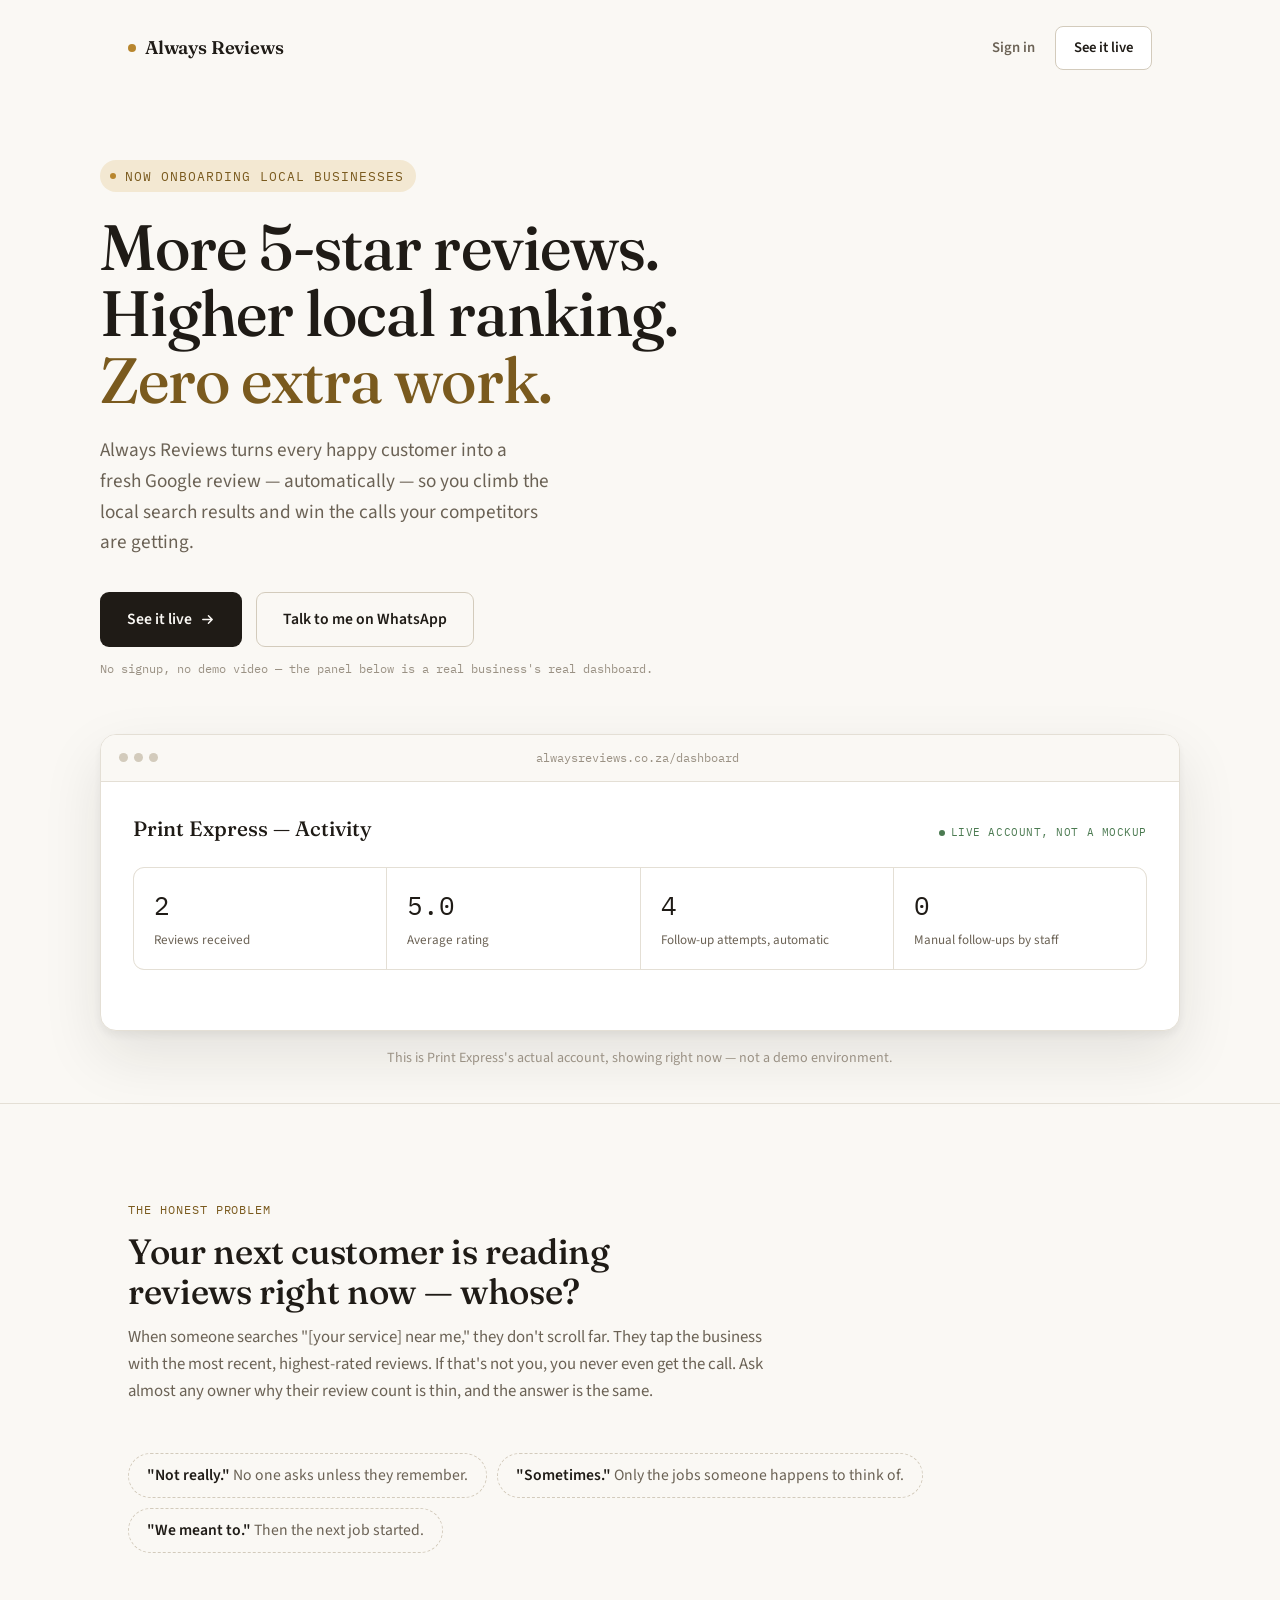
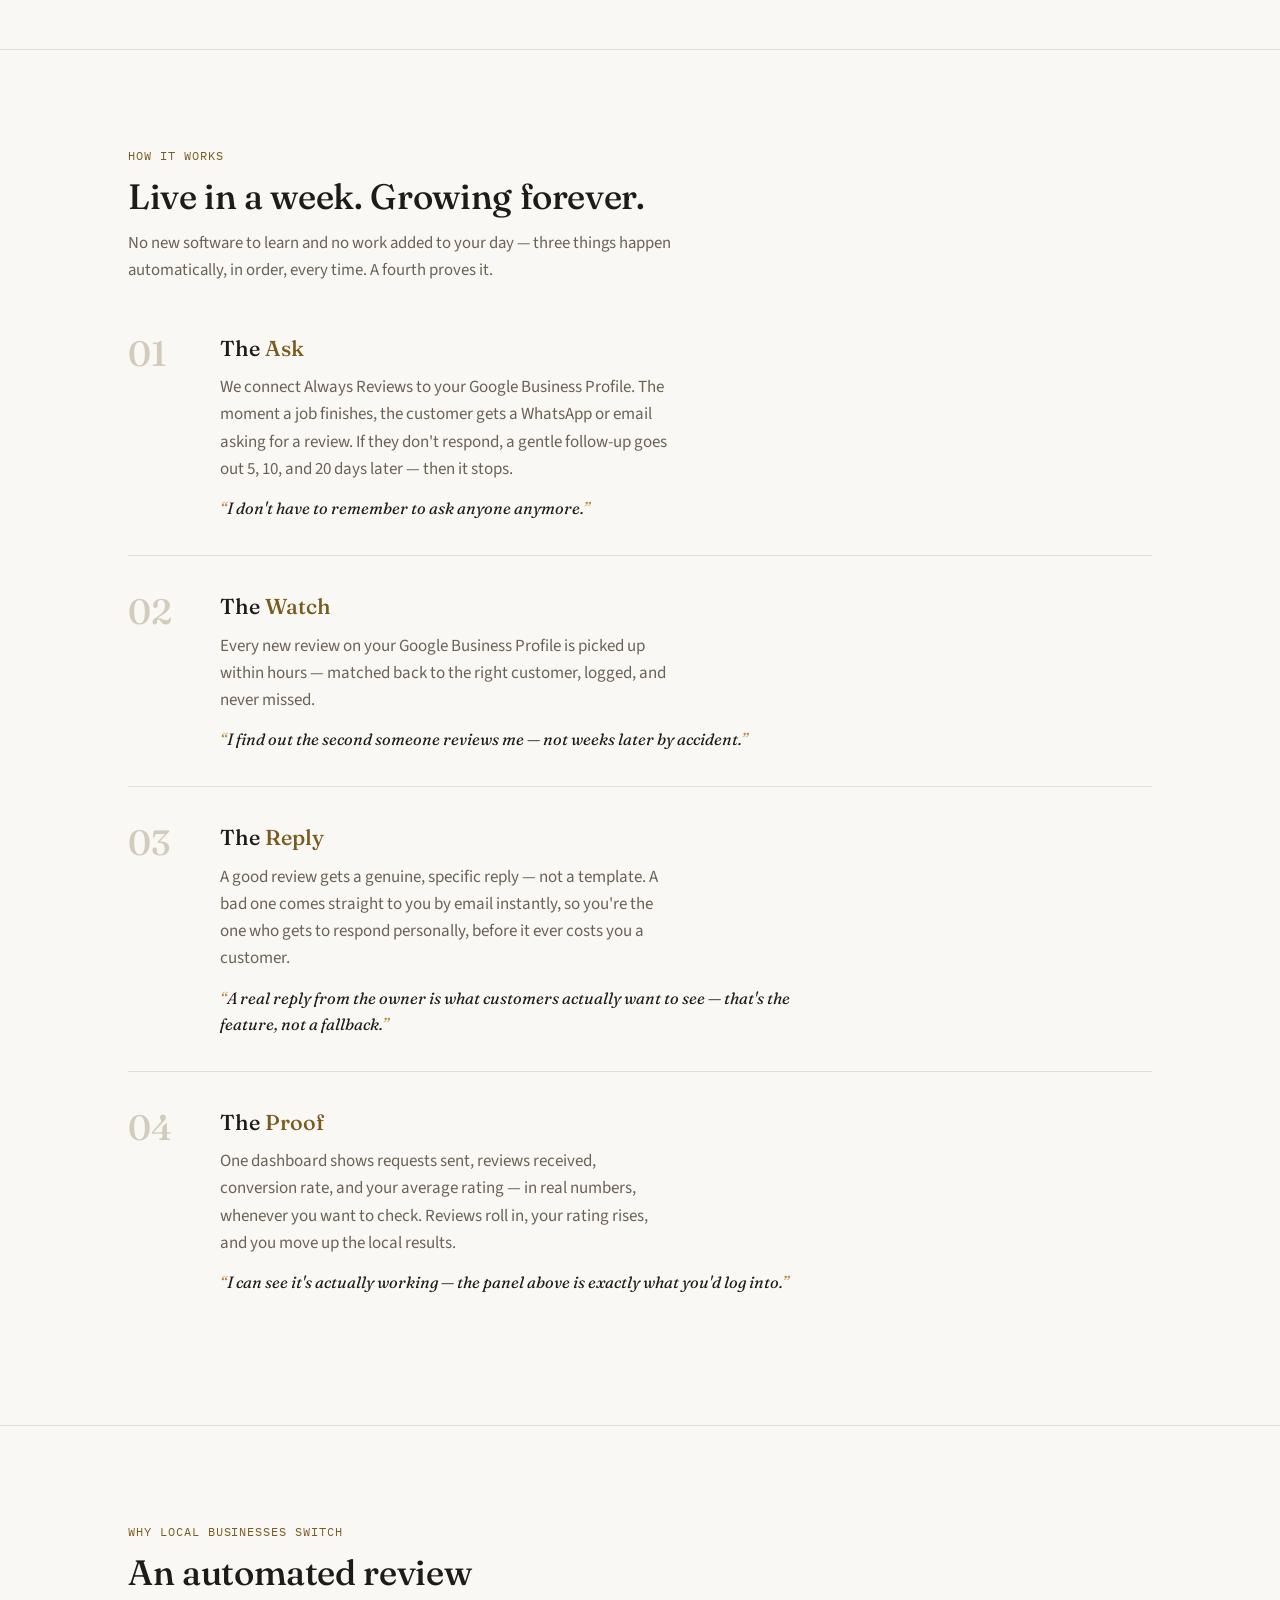
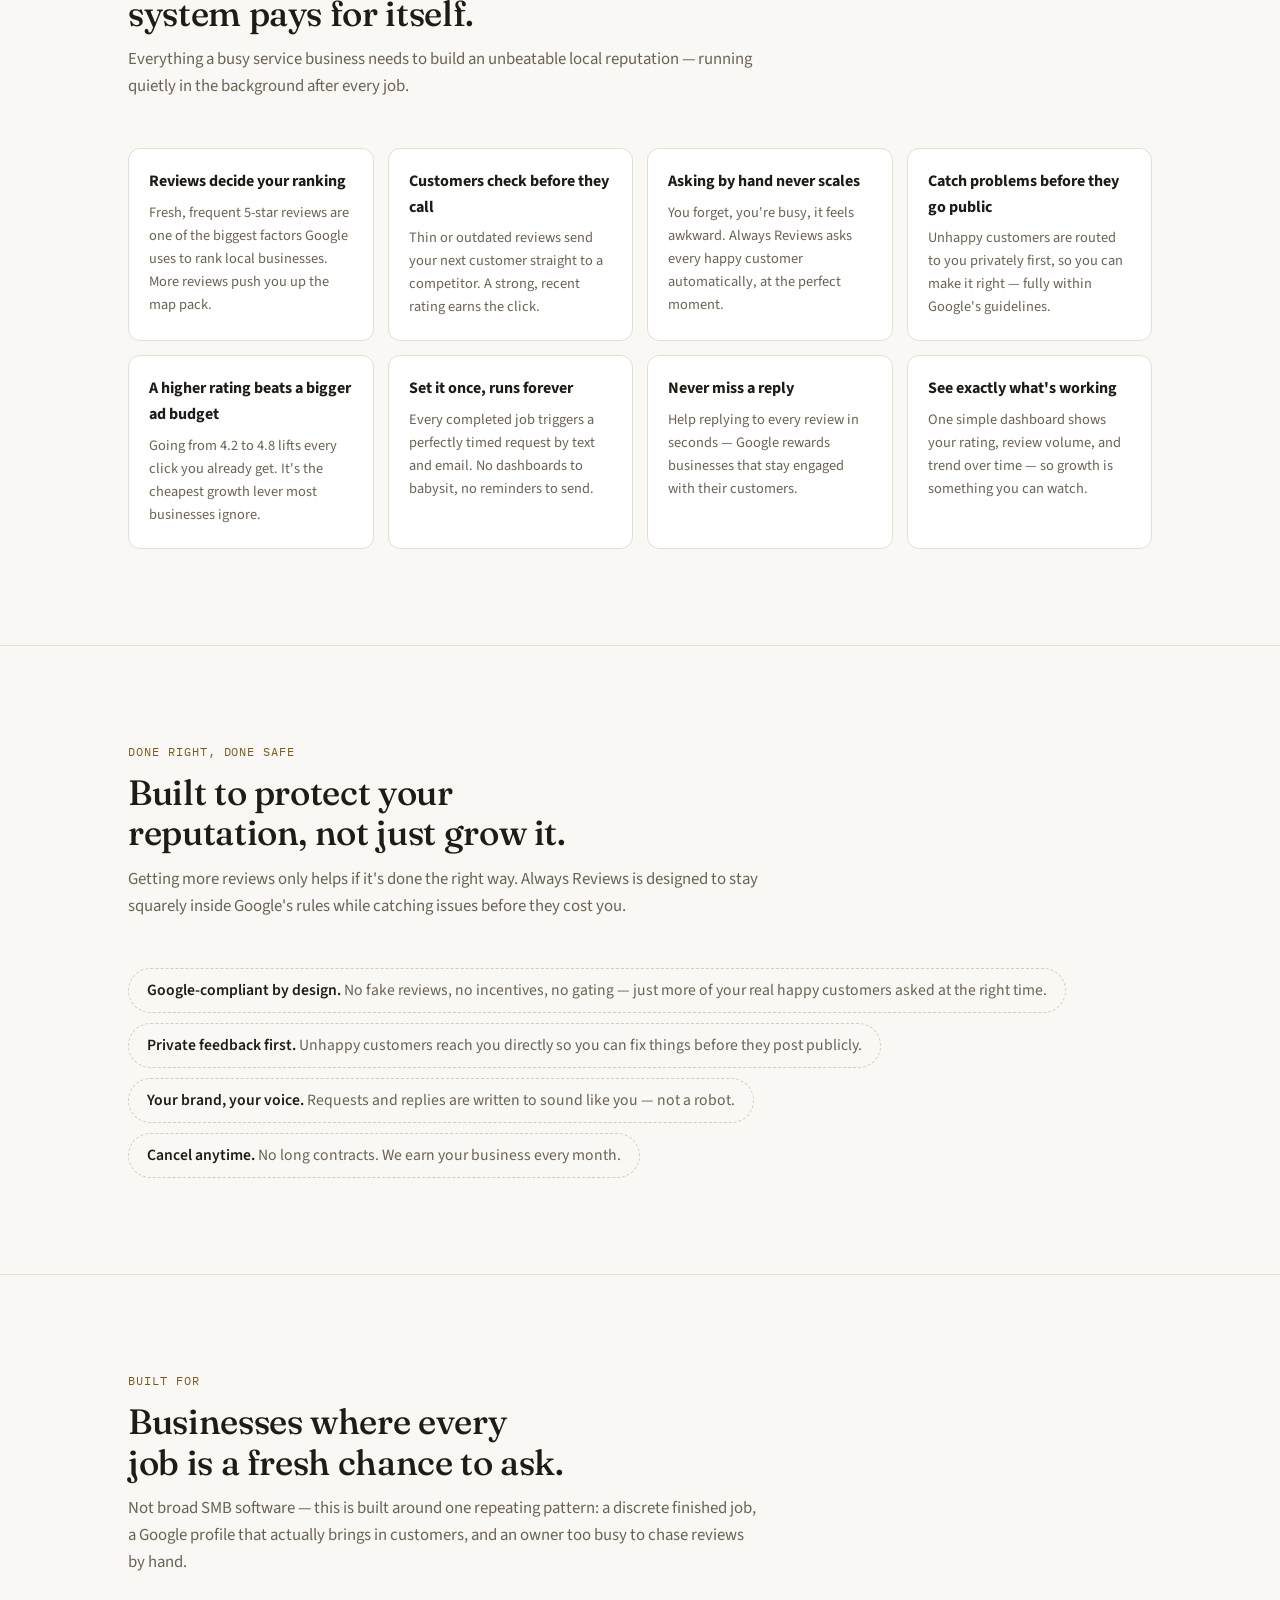
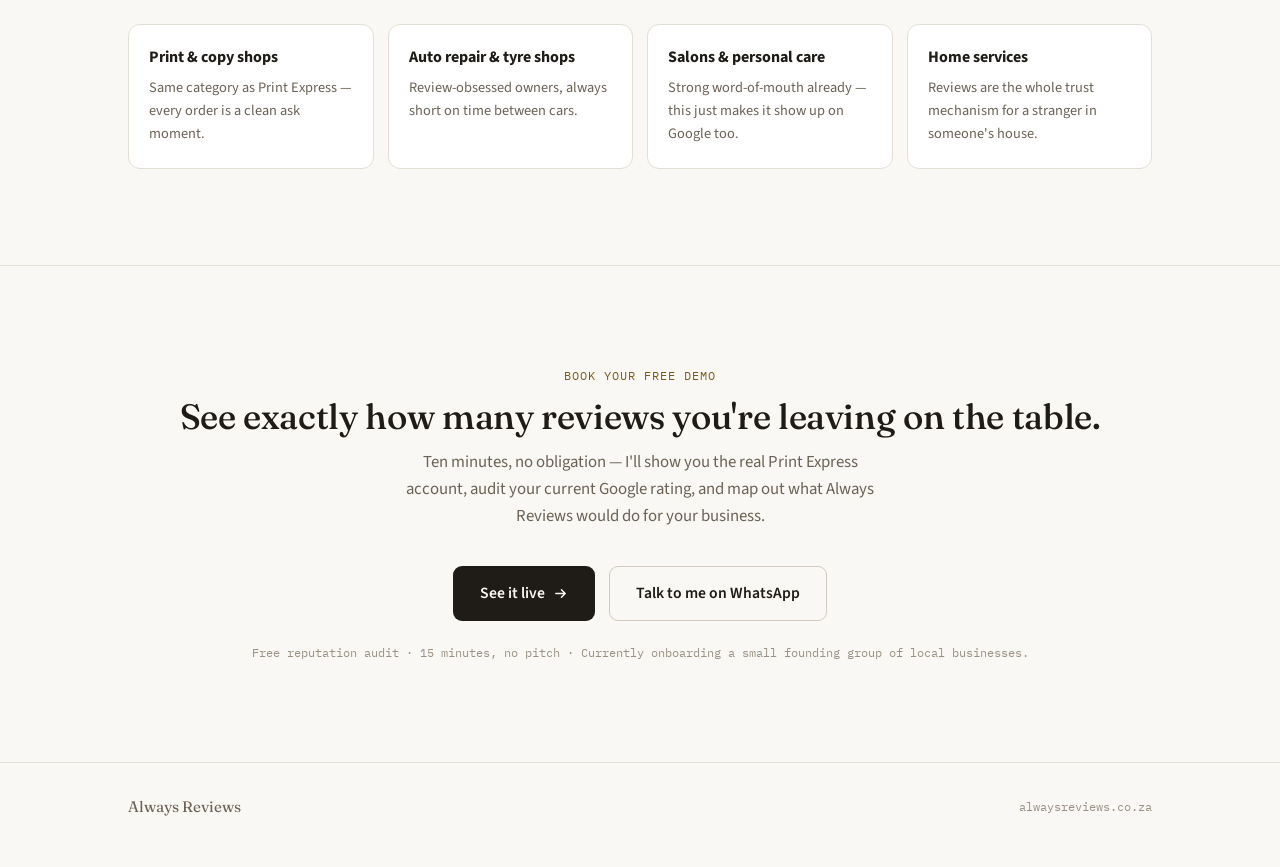
<file: marketing/always-reviews-landing.html>
<!doctype html>
<html lang="en">
<head>
<meta charset="utf-8">
<meta name="viewport" content="width=device-width, initial-scale=1">
<title>Always Reviews</title>
<link rel="stylesheet" href="https://fonts.googleapis.com/css2?family=Fraunces:opsz,wght@9..144,400;9..144,500;9..144,600;9..144,700&family=Source+Sans+3:wght@400;500;600;700&family=IBM+Plex+Mono:wght@400;500&display=swap">
<style>
  :root {
    --bg: #FAF8F4;
    --surface: #FFFFFF;
    --ink: #1F1B16;
    --muted: #6B6255;
    --faint: #9A9184;
    --accent: #B8862E;
    --accent-ink: #7A5A1E;
    --accent-soft: #F3E8D2;
    --line: #E4DFD5;
    --line-strong: #D3CBBC;
    --good: #4B7A51;
    --good-soft: #E7EFE3;
    --shadow: 0 1px 2px rgba(31,27,22,0.05), 0 8px 28px rgba(31,27,22,0.05);
    --shadow-lg: 0 4px 8px rgba(31,27,22,0.06), 0 24px 60px rgba(31,27,22,0.10);
  }

  @media (prefers-color-scheme: dark) {
    :root:not([data-theme="light"]) {
      --bg: #17140F;
      --surface: #1E1A14;
      --ink: #F1ECE2;
      --muted: #B3A991;
      --faint: #7E7563;
      --accent: #D9A94A;
      --accent-ink: #E8C179;
      --accent-soft: #322813;
      --line: #342E23;
      --line-strong: #443C2C;
      --good: #7FAE7F;
      --good-soft: #21281F;
      --shadow: 0 1px 2px rgba(0,0,0,0.35), 0 8px 28px rgba(0,0,0,0.28);
      --shadow-lg: 0 4px 8px rgba(0,0,0,0.35), 0 24px 60px rgba(0,0,0,0.4);
    }
  }
  :root[data-theme="dark"] {
    --bg: #17140F;
    --surface: #1E1A14;
    --ink: #F1ECE2;
    --muted: #B3A991;
    --faint: #7E7563;
    --accent: #D9A94A;
    --accent-ink: #E8C179;
    --accent-soft: #322813;
    --line: #342E23;
    --line-strong: #443C2C;
    --good: #7FAE7F;
    --good-soft: #21281F;
    --shadow: 0 1px 2px rgba(0,0,0,0.35), 0 8px 28px rgba(0,0,0,0.28);
    --shadow-lg: 0 4px 8px rgba(0,0,0,0.35), 0 24px 60px rgba(0,0,0,0.4);
  }

  * { box-sizing: border-box; }
  html { scroll-behavior: smooth; }
  body {
    background: var(--bg);
    color: var(--ink);
    font-family: 'Source Sans 3', -apple-system, 'Segoe UI', sans-serif;
    font-size: 17px;
    line-height: 1.6;
    margin: 0;
  }
  ::selection { background: var(--accent-soft); color: var(--accent-ink); }
  a { color: inherit; }
  a:focus-visible, button:focus-visible { outline: 2px solid var(--accent); outline-offset: 3px; }
  img { max-width: 100%; display: block; }

  .wrap { max-width: 1080px; margin: 0 auto; padding: 0 28px; }
  .prose { max-width: 640px; }

  /* ---------- Nav ---------- */
  .nav {
    display: flex; align-items: center; justify-content: space-between;
    padding: 26px 0;
  }
  .mark {
    font-family: 'Fraunces', Georgia, serif;
    font-weight: 600; font-size: 1.15rem; letter-spacing: -0.01em;
    display: flex; align-items: center; gap: 9px;
  }
  .mark .dot { width: 8px; height: 8px; border-radius: 50%; background: var(--accent); flex: none; }
  .nav-cta {
    font-family: 'Source Sans 3', sans-serif; font-weight: 600; font-size: 0.92rem;
    padding: 9px 18px; border-radius: 8px; border: 1px solid var(--line-strong);
    background: var(--surface); text-decoration: none; white-space: nowrap;
  }
  .nav-cta:hover { border-color: var(--accent); }
  .nav-links { display: flex; align-items: center; gap: 20px; }
  .nav-signin {
    font-family: 'Source Sans 3', sans-serif; font-weight: 600; font-size: 0.92rem;
    text-decoration: none; color: var(--muted);
  }
  .nav-signin:hover { color: var(--ink); }

  /* ---------- Hero ---------- */
  .hero { padding: 64px 0 20px; }
  .eyebrow {
    font-family: 'IBM Plex Mono', monospace; font-size: 12.5px;
    letter-spacing: 0.08em; text-transform: uppercase; color: var(--accent-ink);
    display: inline-flex; align-items: center; gap: 9px; margin: 0 0 22px;
    background: var(--accent-soft); padding: 6px 12px 6px 10px; border-radius: 100px;
  }
  .eyebrow .dot { width: 6px; height: 6px; border-radius: 50%; background: var(--accent); }

  h1 {
    font-family: 'Fraunces', Georgia, serif;
    font-weight: 500;
    font-size: clamp(2.5rem, 5.6vw, 4rem);
    line-height: 1.04;
    letter-spacing: -0.015em;
    margin: 0 0 22px;
    text-wrap: balance;
    max-width: 15ch;
  }
  h1 em {
    font-style: normal;
    color: var(--accent-ink);
  }

  .hero-dek {
    font-size: 1.2rem;
    color: var(--muted);
    max-width: 46ch;
    margin: 0 0 34px;
    text-wrap: pretty;
  }

  .cta-row { display: flex; flex-wrap: wrap; gap: 14px; align-items: center; margin-bottom: 12px; }
  .btn {
    font-family: 'Source Sans 3', sans-serif; font-weight: 600; font-size: 0.98rem;
    padding: 14px 26px; border-radius: 9px; text-decoration: none;
    display: inline-flex; align-items: center; gap: 8px;
    border: 1px solid transparent;
  }
  .btn-primary { background: var(--ink); color: var(--bg); }
  .btn-primary:hover { background: var(--accent-ink); }
  .btn-ghost { border-color: var(--line-strong); color: var(--ink); }
  .btn-ghost:hover { border-color: var(--accent); }
  .btn-primary svg, .btn-ghost svg { width: 15px; height: 15px; flex: none; }

  .hero-note {
    font-family: 'IBM Plex Mono', monospace; font-size: 12px; color: var(--faint);
  }

  /* ---------- Proof panel (the actual dashboard) ---------- */
  .proof {
    margin: 56px 0 0;
    position: relative;
  }
  .proof-frame {
    background: var(--surface);
    border: 1px solid var(--line);
    border-radius: 16px;
    box-shadow: var(--shadow-lg);
    overflow: hidden;
  }
  .proof-chrome {
    display: flex; align-items: center; justify-content: space-between;
    padding: 13px 18px; border-bottom: 1px solid var(--line);
    background: var(--bg);
  }
  .proof-chrome-dots { display: flex; gap: 6px; }
  .proof-chrome-dots span { width: 9px; height: 9px; border-radius: 50%; background: var(--line-strong); }
  .proof-chrome-url {
    font-family: 'IBM Plex Mono', monospace; font-size: 12px; color: var(--faint);
  }
  .proof-body { padding: 30px 32px 34px; }
  .proof-heading {
    display: flex; align-items: baseline; justify-content: space-between; gap: 16px;
    flex-wrap: wrap; margin-bottom: 22px;
  }
  .proof-heading h3 {
    font-family: 'Fraunces', Georgia, serif; font-weight: 500; font-size: 1.3rem; margin: 0;
  }
  .proof-live {
    font-family: 'IBM Plex Mono', monospace; font-size: 11px; letter-spacing: 0.05em;
    text-transform: uppercase; color: var(--good); display: inline-flex; align-items: center; gap: 6px;
  }
  .proof-live::before { content: ''; width: 6px; height: 6px; border-radius: 50%; background: var(--good); }

  .stat-row {
    display: grid; grid-template-columns: repeat(4, 1fr); gap: 1px;
    background: var(--line); border: 1px solid var(--line); border-radius: 11px; overflow: hidden;
    margin-bottom: 26px;
  }
  .stat { background: var(--surface); padding: 18px 20px; }
  .stat-val {
    font-family: 'IBM Plex Mono', monospace; font-size: 1.6rem; font-variant-numeric: tabular-nums;
    color: var(--ink);
  }
  .stat-label { font-size: 0.82rem; color: var(--muted); margin-top: 3px; }

  .proof-caption {
    text-align: center; font-size: 0.88rem; color: var(--faint); margin-top: 16px;
  }

  /* ---------- Section scaffold ---------- */
  section { padding: 96px 0; border-top: 1px solid var(--line); }
  .section-head { max-width: 640px; margin: 0 0 48px; }
  .section-kicker {
    font-family: 'IBM Plex Mono', monospace; font-size: 12px; letter-spacing: 0.08em;
    text-transform: uppercase; color: var(--accent-ink); margin: 0 0 12px;
  }
  h2 {
    font-family: 'Fraunces', Georgia, serif; font-weight: 500;
    font-size: clamp(1.7rem, 3vw, 2.2rem); line-height: 1.15; letter-spacing: -0.01em;
    margin: 0 0 12px; text-wrap: balance;
  }
  .section-dek { color: var(--muted); font-size: 1.05rem; margin: 0; text-wrap: pretty; }

  /* ---------- Problem strip ---------- */
  .gap-strip {
    display: flex; flex-wrap: wrap; gap: 10px;
    margin-top: 8px;
  }
  .gap-chip {
    font-size: 0.98rem; color: var(--muted);
    border: 1px dashed var(--line-strong); border-radius: 100px;
    padding: 9px 18px;
  }
  .gap-chip strong { color: var(--ink); font-weight: 600; }

  /* ---------- The ladder (Ask / Watch / Reply / Proof) ---------- */
  .ladder {
    display: flex; flex-direction: column;
  }
  .rung {
    display: grid; grid-template-columns: 64px 1fr; gap: 28px;
    padding: 34px 0;
    border-top: 1px solid var(--line);
    position: relative;
  }
  .rung:first-child { border-top: none; padding-top: 0; }
  .rung-index {
    font-family: 'Fraunces', Georgia, serif; font-weight: 500; font-size: 2.2rem;
    color: var(--line-strong); line-height: 1; padding-top: 4px;
    font-variant-numeric: tabular-nums;
  }
  .rung-name {
    font-family: 'Fraunces', Georgia, serif; font-weight: 500; font-size: 1.35rem;
    margin: 0 0 8px;
  }
  .rung-name span { color: var(--accent-ink); }
  .rung-body { color: var(--muted); margin: 0 0 12px; max-width: 56ch; }
  .rung-quote {
    font-family: 'Fraunces', Georgia, serif; font-style: italic; font-size: 1.02rem;
    color: var(--ink); margin: 0; max-width: 52ch;
  }
  .rung-quote::before { content: '\201C'; color: var(--accent); }
  .rung-quote::after { content: '\201D'; color: var(--accent); }

  /* ---------- Segment row ---------- */
  .segments {
    display: grid; grid-template-columns: repeat(auto-fit, minmax(200px, 1fr)); gap: 14px;
    margin-top: 8px;
  }
  .segment {
    border: 1px solid var(--line); border-radius: 12px; padding: 20px 20px 22px;
    background: var(--surface);
  }
  .segment-name { font-weight: 700; font-size: 1rem; margin: 0 0 6px; }
  .segment-why { color: var(--muted); font-size: 0.9rem; margin: 0; }

  /* ---------- Final CTA ---------- */
  .closer {
    text-align: center;
    padding: 100px 0;
  }
  .closer h2 { max-width: none; }
  .closer .section-dek { max-width: 480px; margin: 0 auto 36px; }
  .closer .cta-row { justify-content: center; margin-bottom: 22px; }
  .closer .hero-note { display: block; }

  footer {
    border-top: 1px solid var(--line);
    padding: 32px 0 48px;
  }
  .foot-row {
    display: flex; flex-wrap: wrap; gap: 16px; align-items: center; justify-content: space-between;
  }
  .foot-mark {
    font-family: 'Fraunces', Georgia, serif; font-size: 0.95rem; color: var(--muted);
  }
  .foot-meta {
    font-family: 'IBM Plex Mono', monospace; font-size: 11.5px; color: var(--faint);
  }

  @media (max-width: 760px) {
    .hero { padding-top: 44px; }
    h1 { max-width: none; }
    .stat-row { grid-template-columns: repeat(2, 1fr); }
    .rung { grid-template-columns: 1fr; gap: 10px; }
    .rung-index { font-size: 1.5rem; }
    section { padding: 64px 0; }
    .proof-body { padding: 22px 18px 26px; }
  }

  @media (prefers-reduced-motion: no-preference) {
    .hero > *, .proof { animation: rise 0.6s ease-out both; }
    .hero-dek { animation-delay: 0.05s; }
    .cta-row { animation-delay: 0.1s; }
    .hero-note { animation-delay: 0.14s; }
    .proof { animation-delay: 0.18s; }
  }
  @keyframes rise { from { opacity: 0; transform: translateY(10px); } to { opacity: 1; transform: translateY(0); } }
</style>
</head>
<body>

<div class="wrap">
  <nav class="nav">
    <div class="mark"><span class="dot"></span>Always Reviews</div>
    <div class="nav-links">
      <a class="nav-signin" href="login.html">Sign in</a>
      <a class="nav-cta" href="#proof">See it live</a>
    </div>
  </nav>
</div>

<div class="wrap hero">
  <div class="eyebrow"><span class="dot"></span>Now onboarding local businesses</div>
  <h1>More 5-star reviews. Higher local ranking. <em>Zero extra work.</em></h1>
  <p class="hero-dek">Always Reviews turns every happy customer into a fresh Google review — automatically — so you climb the local search results and win the calls your competitors are getting.</p>
  <div class="cta-row">
    <a class="btn btn-primary" href="#proof">
      See it live
      <svg viewBox="0 0 16 16" fill="none"><path d="M3 8h10M9 4l4 4-4 4" stroke="currentColor" stroke-width="1.6" stroke-linecap="round" stroke-linejoin="round"/></svg>
    </a>
    <a class="btn btn-ghost" href="https://wa.me/27795079693?text=Hi%2C%20I%27d%20like%20to%20see%20how%20Always%20Reviews%20works" target="_blank" rel="noopener">Talk to me on WhatsApp</a>
  </div>
  <p class="hero-note">No signup, no demo video — the panel below is a real business's real dashboard.</p>

  <div class="proof" id="proof">
    <div class="proof-frame">
      <div class="proof-chrome">
        <div class="proof-chrome-dots"><span></span><span></span><span></span></div>
        <div class="proof-chrome-url">alwaysreviews.co.za/dashboard</div>
        <div style="width:44px;"></div>
      </div>
      <div class="proof-body">
        <div class="proof-heading">
          <h3>Print Express — Activity</h3>
          <span class="proof-live">Live account, not a mockup</span>
        </div>
        <div class="stat-row">
          <div class="stat"><div class="stat-val">2</div><div class="stat-label">Reviews received</div></div>
          <div class="stat"><div class="stat-val">5.0</div><div class="stat-label">Average rating</div></div>
          <div class="stat"><div class="stat-val">4</div><div class="stat-label">Follow-up attempts, automatic</div></div>
          <div class="stat"><div class="stat-val">0</div><div class="stat-label">Manual follow-ups by staff</div></div>
        </div>
      </div>
    </div>
    <p class="proof-caption">This is Print Express's actual account, showing right now — not a demo environment.</p>
  </div>
</div>

<section>
  <div class="wrap">
    <div class="section-head">
      <p class="section-kicker">The honest problem</p>
      <h2>Your next customer is reading reviews right now — whose?</h2>
      <p class="section-dek">When someone searches "[your service] near me," they don't scroll far. They tap the business with the most recent, highest-rated reviews. If that's not you, you never even get the call. Ask almost any owner why their review count is thin, and the answer is the same.</p>
    </div>
    <div class="gap-strip">
      <span class="gap-chip"><strong>"Not really."</strong> No one asks unless they remember.</span>
      <span class="gap-chip"><strong>"Sometimes."</strong> Only the jobs someone happens to think of.</span>
      <span class="gap-chip"><strong>"We meant to."</strong> Then the next job started.</span>
    </div>
  </div>
</section>

<section>
  <div class="wrap">
    <div class="section-head">
      <p class="section-kicker">How it works</p>
      <h2>Live in a week. Growing forever.</h2>
      <p class="section-dek">No new software to learn and no work added to your day — three things happen automatically, in order, every time. A fourth proves it.</p>
    </div>
    <div class="ladder">
      <div class="rung">
        <div class="rung-index">01</div>
        <div>
          <h3 class="rung-name">The <span>Ask</span></h3>
          <p class="rung-body">We connect Always Reviews to your Google Business Profile. The moment a job finishes, the customer gets a WhatsApp or email asking for a review. If they don't respond, a gentle follow-up goes out 5, 10, and 20 days later — then it stops.</p>
          <p class="rung-quote">I don't have to remember to ask anyone anymore.</p>
        </div>
      </div>
      <div class="rung">
        <div class="rung-index">02</div>
        <div>
          <h3 class="rung-name">The <span>Watch</span></h3>
          <p class="rung-body">Every new review on your Google Business Profile is picked up within hours — matched back to the right customer, logged, and never missed.</p>
          <p class="rung-quote">I find out the second someone reviews me — not weeks later by accident.</p>
        </div>
      </div>
      <div class="rung">
        <div class="rung-index">03</div>
        <div>
          <h3 class="rung-name">The <span>Reply</span></h3>
          <p class="rung-body">A good review gets a genuine, specific reply — not a template. A bad one comes straight to you by email instantly, so you're the one who gets to respond personally, before it ever costs you a customer.</p>
          <p class="rung-quote">A real reply from the owner is what customers actually want to see — that's the feature, not a fallback.</p>
        </div>
      </div>
      <div class="rung">
        <div class="rung-index">04</div>
        <div>
          <h3 class="rung-name">The <span>Proof</span></h3>
          <p class="rung-body">One dashboard shows requests sent, reviews received, conversion rate, and your average rating — in real numbers, whenever you want to check. Reviews roll in, your rating rises, and you move up the local results.</p>
          <p class="rung-quote">I can see it's actually working — the panel above is exactly what you'd log into.</p>
        </div>
      </div>
    </div>
  </div>
</section>

<section>
  <div class="wrap">
    <div class="section-head">
      <p class="section-kicker">Why local businesses switch</p>
      <h2>An automated review system pays for itself.</h2>
      <p class="section-dek">Everything a busy service business needs to build an unbeatable local reputation — running quietly in the background after every job.</p>
    </div>
    <div class="segments">
      <div class="segment">
        <p class="segment-name">Reviews decide your ranking</p>
        <p class="segment-why">Fresh, frequent 5-star reviews are one of the biggest factors Google uses to rank local businesses. More reviews push you up the map pack.</p>
      </div>
      <div class="segment">
        <p class="segment-name">Customers check before they call</p>
        <p class="segment-why">Thin or outdated reviews send your next customer straight to a competitor. A strong, recent rating earns the click.</p>
      </div>
      <div class="segment">
        <p class="segment-name">Asking by hand never scales</p>
        <p class="segment-why">You forget, you're busy, it feels awkward. Always Reviews asks every happy customer automatically, at the perfect moment.</p>
      </div>
      <div class="segment">
        <p class="segment-name">Catch problems before they go public</p>
        <p class="segment-why">Unhappy customers are routed to you privately first, so you can make it right — fully within Google's guidelines.</p>
      </div>
      <div class="segment">
        <p class="segment-name">A higher rating beats a bigger ad budget</p>
        <p class="segment-why">Going from 4.2 to 4.8 lifts every click you already get. It's the cheapest growth lever most businesses ignore.</p>
      </div>
      <div class="segment">
        <p class="segment-name">Set it once, runs forever</p>
        <p class="segment-why">Every completed job triggers a perfectly timed request by text and email. No dashboards to babysit, no reminders to send.</p>
      </div>
      <div class="segment">
        <p class="segment-name">Never miss a reply</p>
        <p class="segment-why">Help replying to every review in seconds — Google rewards businesses that stay engaged with their customers.</p>
      </div>
      <div class="segment">
        <p class="segment-name">See exactly what's working</p>
        <p class="segment-why">One simple dashboard shows your rating, review volume, and trend over time — so growth is something you can watch.</p>
      </div>
    </div>
  </div>
</section>

<section>
  <div class="wrap">
    <div class="section-head">
      <p class="section-kicker">Done right, done safe</p>
      <h2>Built to protect your reputation, not just grow it.</h2>
      <p class="section-dek">Getting more reviews only helps if it's done the right way. Always Reviews is designed to stay squarely inside Google's rules while catching issues before they cost you.</p>
    </div>
    <div class="gap-strip">
      <span class="gap-chip"><strong>Google-compliant by design.</strong> No fake reviews, no incentives, no gating — just more of your real happy customers asked at the right time.</span>
      <span class="gap-chip"><strong>Private feedback first.</strong> Unhappy customers reach you directly so you can fix things before they post publicly.</span>
      <span class="gap-chip"><strong>Your brand, your voice.</strong> Requests and replies are written to sound like you — not a robot.</span>
      <span class="gap-chip"><strong>Cancel anytime.</strong> No long contracts. We earn your business every month.</span>
    </div>
  </div>
</section>

<section>
  <div class="wrap">
    <div class="section-head">
      <p class="section-kicker">Built for</p>
      <h2>Businesses where every job is a fresh chance to ask.</h2>
      <p class="section-dek">Not broad SMB software — this is built around one repeating pattern: a discrete finished job, a Google profile that actually brings in customers, and an owner too busy to chase reviews by hand.</p>
    </div>
    <div class="segments">
      <div class="segment">
        <p class="segment-name">Print &amp; copy shops</p>
        <p class="segment-why">Same category as Print Express — every order is a clean ask moment.</p>
      </div>
      <div class="segment">
        <p class="segment-name">Auto repair &amp; tyre shops</p>
        <p class="segment-why">Review-obsessed owners, always short on time between cars.</p>
      </div>
      <div class="segment">
        <p class="segment-name">Salons &amp; personal care</p>
        <p class="segment-why">Strong word-of-mouth already — this just makes it show up on Google too.</p>
      </div>
      <div class="segment">
        <p class="segment-name">Home services</p>
        <p class="segment-why">Reviews are the whole trust mechanism for a stranger in someone's house.</p>
      </div>
    </div>
  </div>
</section>

<section class="closer">
  <div class="wrap">
    <p class="section-kicker" style="text-align:center;">Book your free demo</p>
    <h2>See exactly how many reviews you're leaving on the table.</h2>
    <p class="section-dek">Ten minutes, no obligation — I'll show you the real Print Express account, audit your current Google rating, and map out what Always Reviews would do for your business.</p>
    <div class="cta-row">
      <a class="btn btn-primary" href="#proof">
        See it live
        <svg viewBox="0 0 16 16" fill="none"><path d="M3 8h10M9 4l4 4-4 4" stroke="currentColor" stroke-width="1.6" stroke-linecap="round" stroke-linejoin="round"/></svg>
      </a>
      <a class="btn btn-ghost" href="https://wa.me/27795079693?text=Hi%2C%20I%27d%20like%20to%20see%20how%20Always%20Reviews%20works" target="_blank" rel="noopener">Talk to me on WhatsApp</a>
    </div>
    <span class="hero-note">Free reputation audit · 15 minutes, no pitch · Currently onboarding a small founding group of local businesses.</span>
  </div>
</section>

<footer>
  <div class="wrap foot-row">
    <span class="foot-mark">Always Reviews</span>
    <span class="foot-meta">alwaysreviews.co.za</span>
  </div>
</footer>

</body>
</html>
</file>
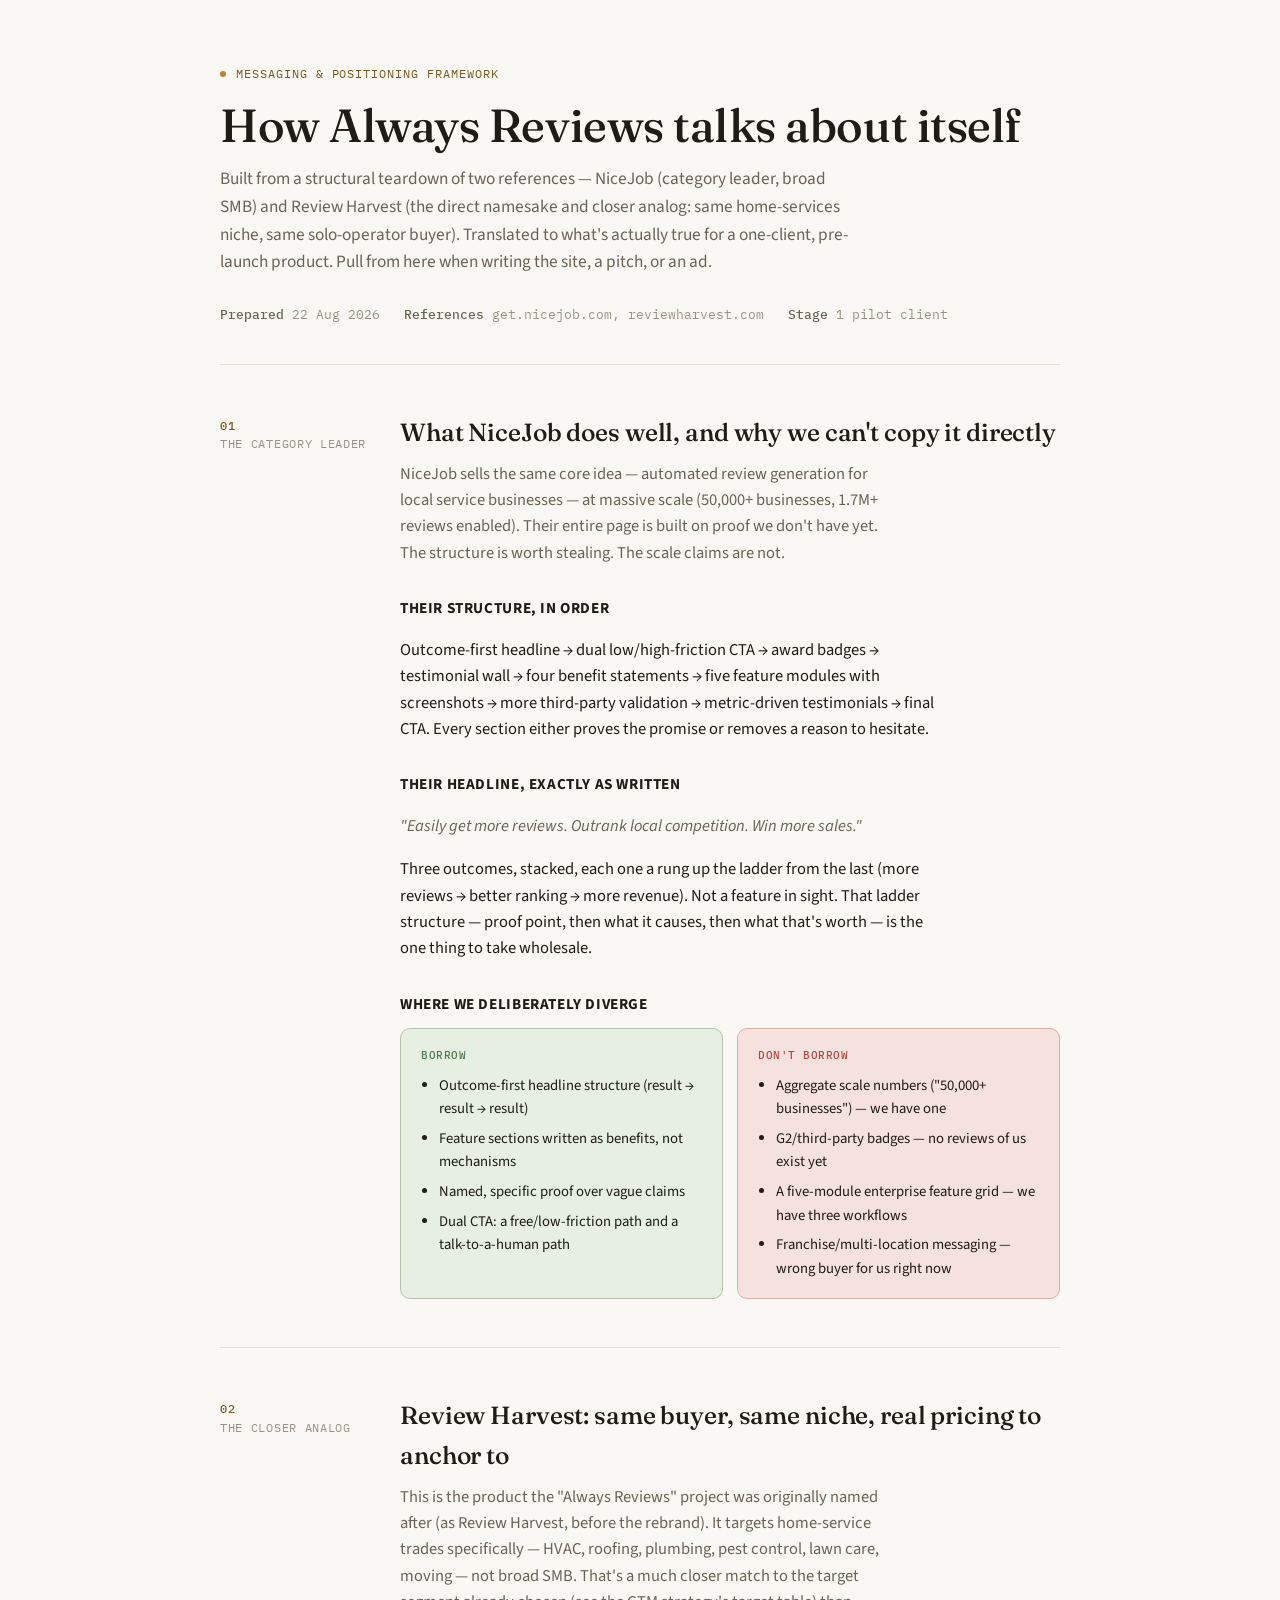
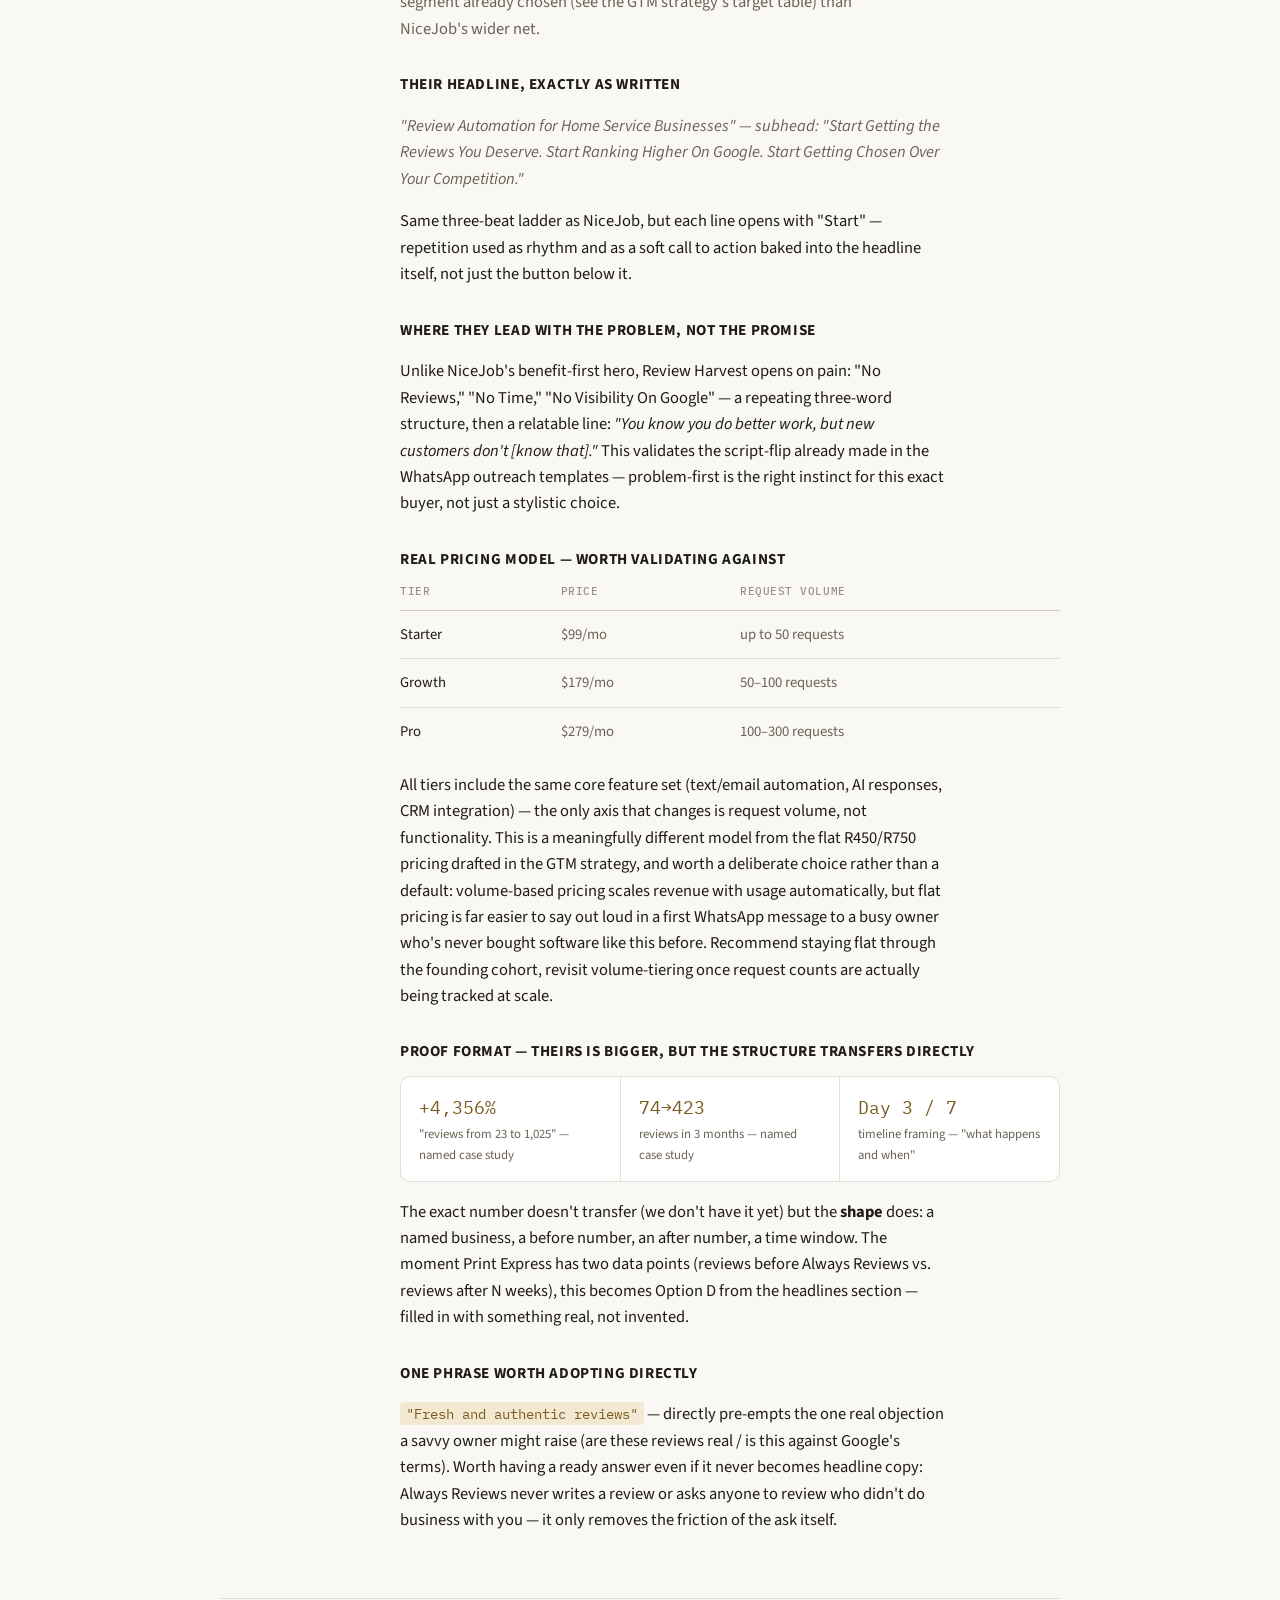
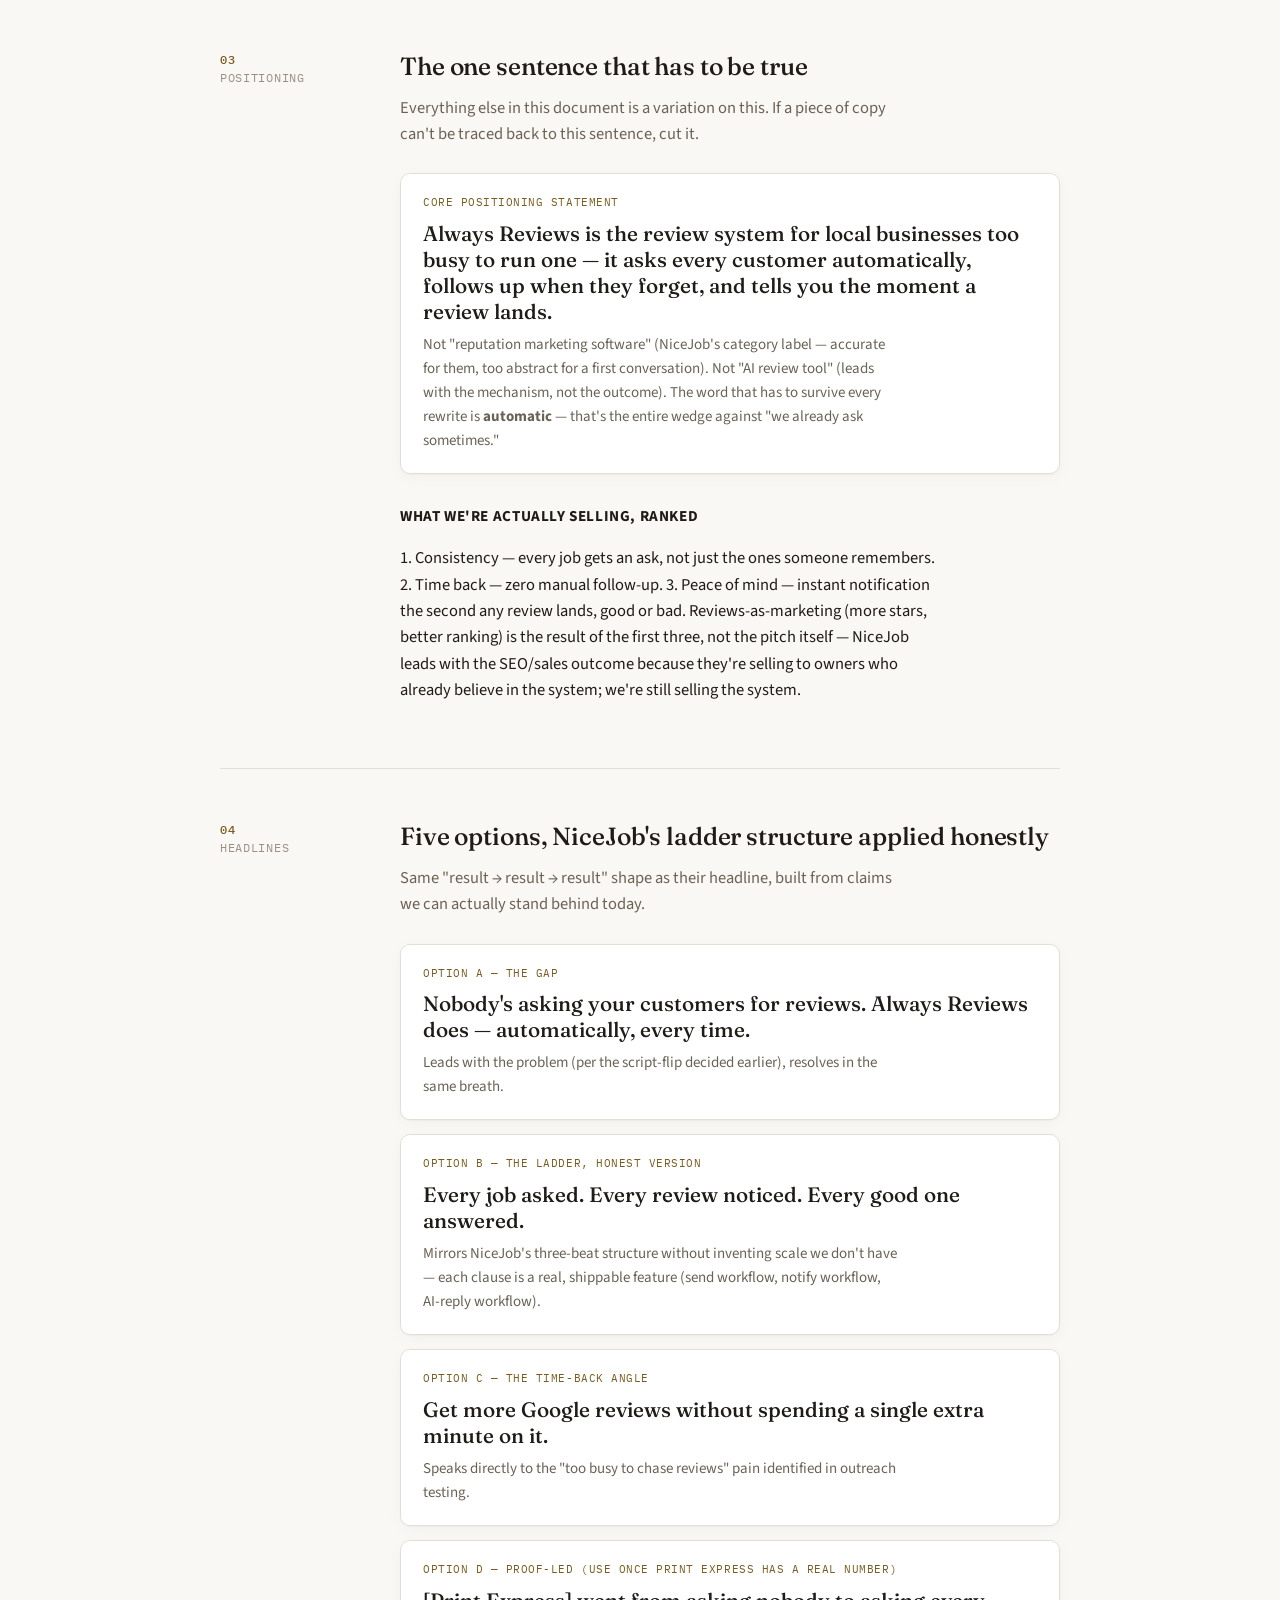
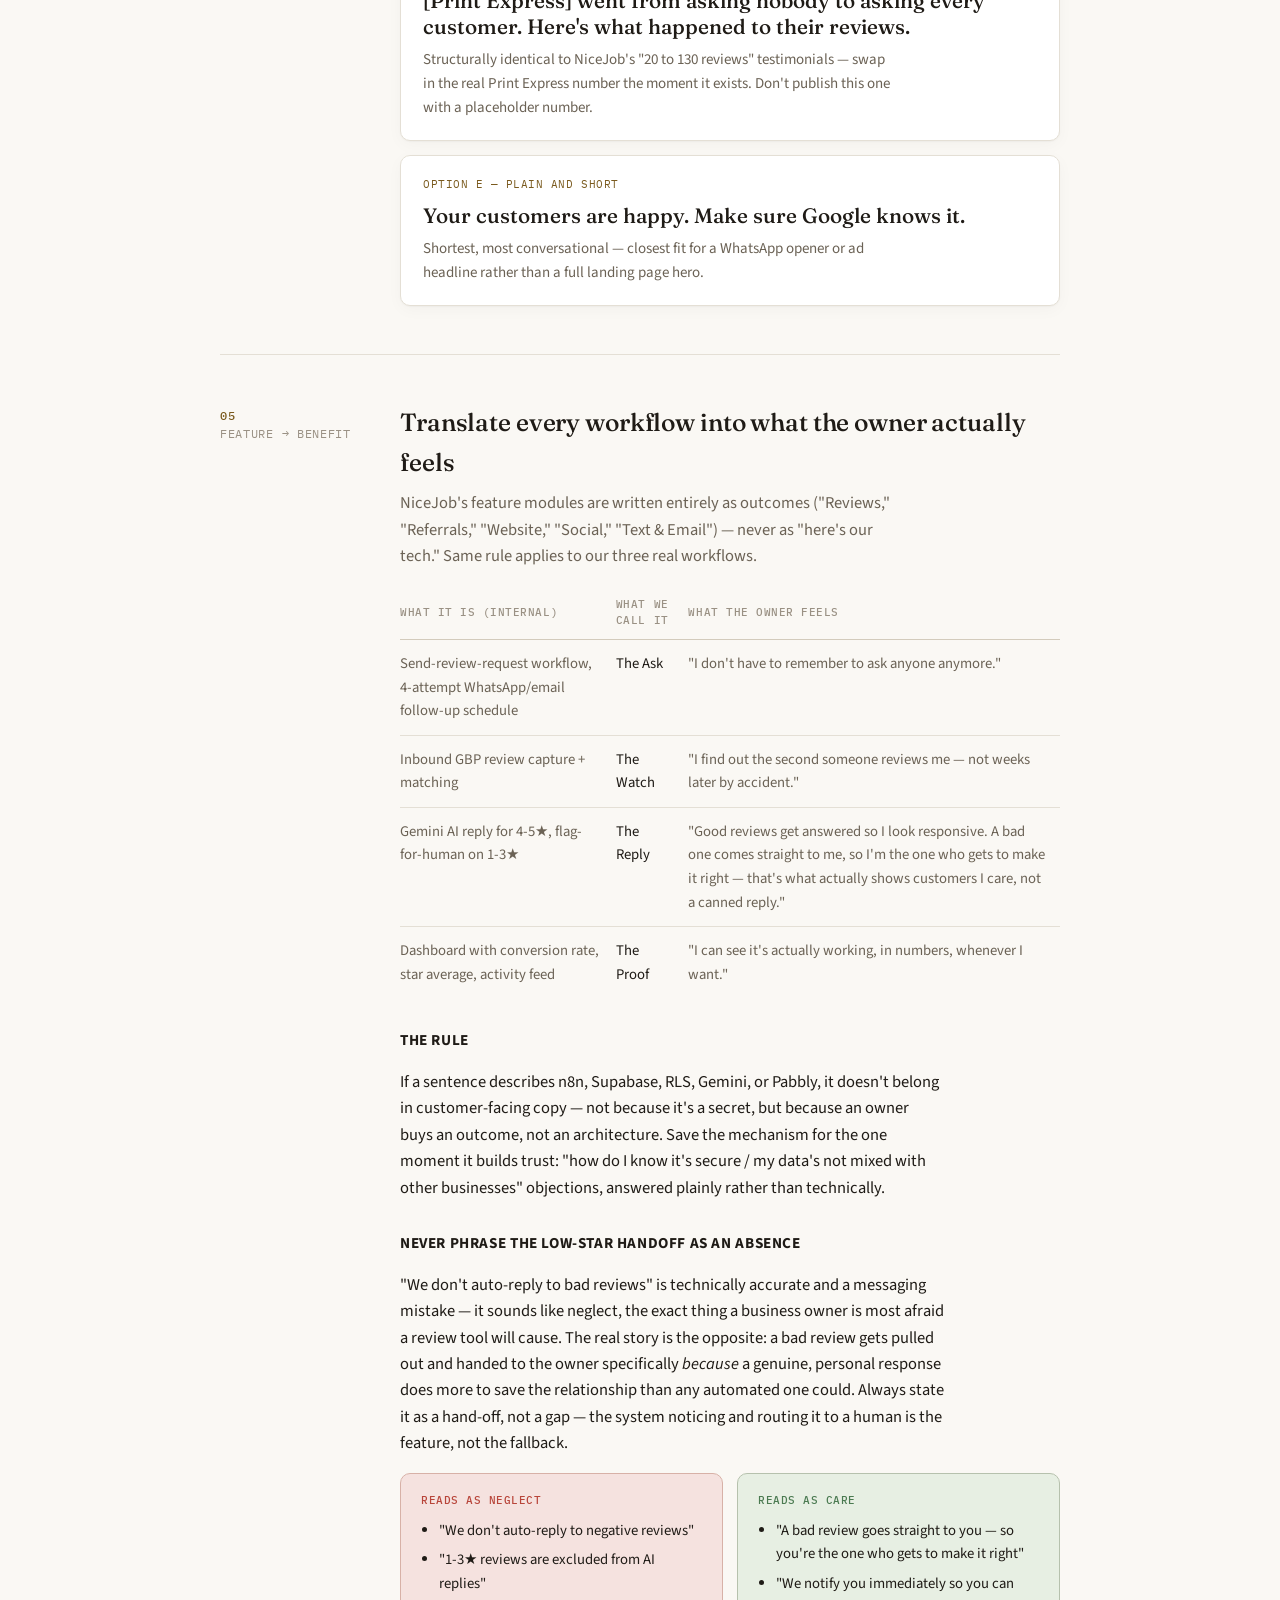
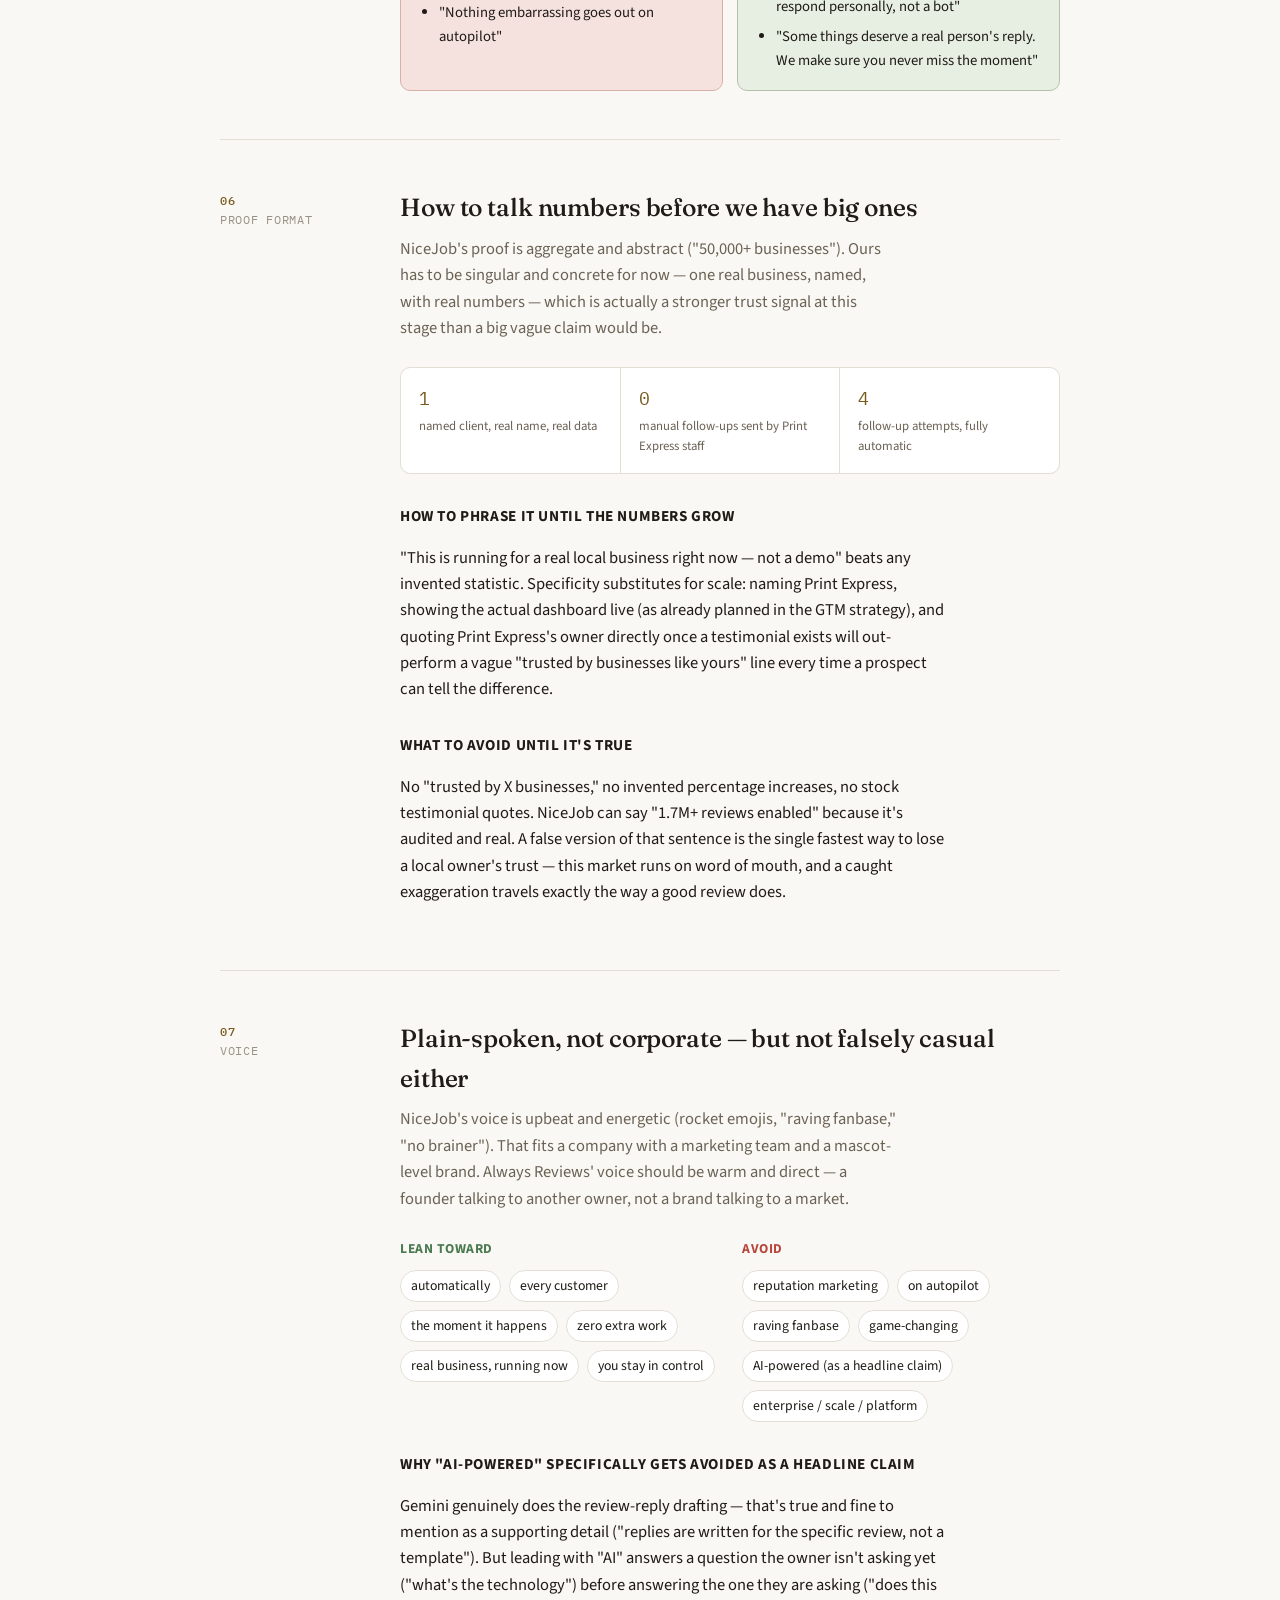
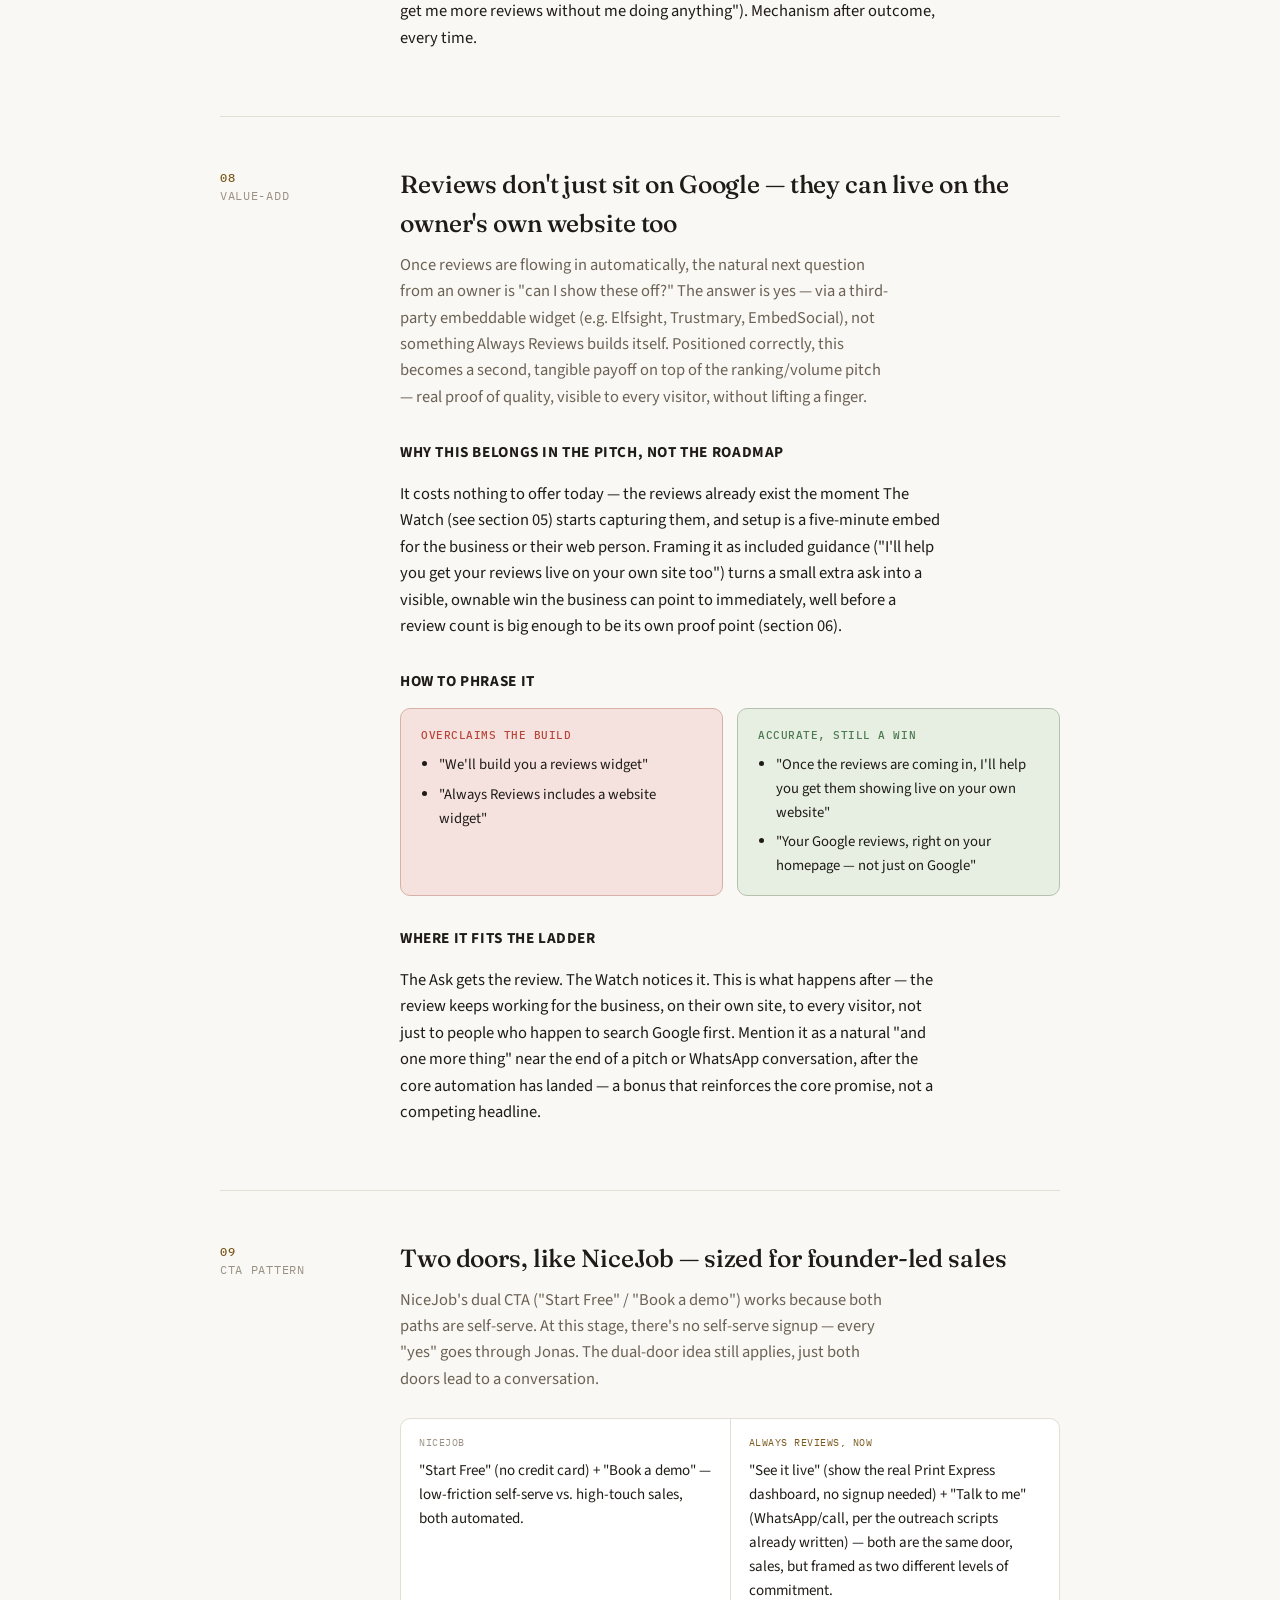
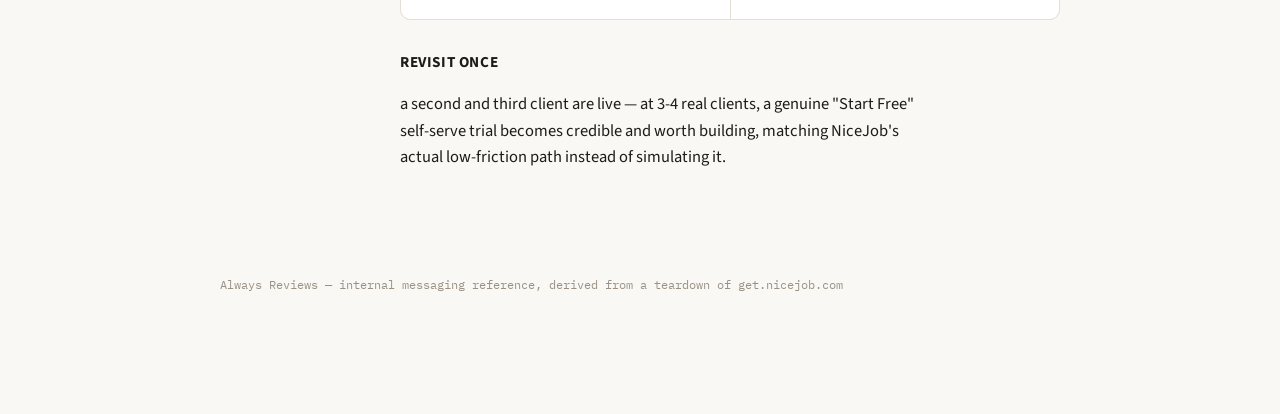
<file: marketing/always-reviews-messaging-framework.html>
<!doctype html>
<html lang="en">
<head>
<meta charset="utf-8">
<meta name="viewport" content="width=device-width, initial-scale=1">
<title>Always Reviews Messaging Framework</title>
<style>
  @import url('https://fonts.googleapis.com/css2?family=Fraunces:opsz,wght@9..144,400;9..144,500;9..144,600&family=Source+Sans+3:wght@400;500;600;700&family=IBM+Plex+Mono:wght@400;500&display=swap');

  :root {
    --bg: #FAF8F4;
    --surface: #FFFFFF;
    --ink: #1F1B16;
    --muted: #6B6255;
    --faint: #9A9184;
    --accent: #B8862E;
    --accent-ink: #7A5A1E;
    --accent-soft: #F3E8D2;
    --line: #E4DFD5;
    --line-strong: #D3CBBC;
    --good: #4B7A51;
    --good-soft: #E7EFE3;
    --warn: #A85A2E;
    --warn-soft: #F3E3D2;
    --bad: #B8453A;
    --bad-soft: #F5E2DF;
    --shadow: 0 1px 2px rgba(31,27,22,0.04), 0 4px 16px rgba(31,27,22,0.03);
  }

  @media (prefers-color-scheme: dark) {
    :root:not([data-theme="light"]) {
      --bg: #17140F;
      --surface: #1E1A14;
      --ink: #F1ECE2;
      --muted: #B3A991;
      --faint: #7E7563;
      --accent: #D9A94A;
      --accent-ink: #E8C179;
      --accent-soft: #322813;
      --line: #342E23;
      --line-strong: #443C2C;
      --good: #7FAE7F;
      --good-soft: #21281F;
      --warn: #D08A5C;
      --warn-soft: #2E2318;
      --bad: #E0837A;
      --bad-soft: #2E1E1B;
      --shadow: 0 1px 2px rgba(0,0,0,0.3), 0 4px 20px rgba(0,0,0,0.25);
    }
  }

  :root[data-theme="dark"] {
    --bg: #17140F;
    --surface: #1E1A14;
    --ink: #F1ECE2;
    --muted: #B3A991;
    --faint: #7E7563;
    --accent: #D9A94A;
    --accent-ink: #E8C179;
    --accent-soft: #322813;
    --line: #342E23;
    --line-strong: #443C2C;
    --good: #7FAE7F;
    --good-soft: #21281F;
    --warn: #D08A5C;
    --warn-soft: #2E2318;
    --bad: #E0837A;
    --bad-soft: #2E1E1B;
    --shadow: 0 1px 2px rgba(0,0,0,0.3), 0 4px 20px rgba(0,0,0,0.25);
  }

  * { box-sizing: border-box; }

  body {
    background: var(--bg);
    color: var(--ink);
    font-family: 'Source Sans 3', -apple-system, 'Segoe UI', sans-serif;
    font-size: 16.5px;
    line-height: 1.6;
    margin: 0;
    padding: 0 24px 120px;
  }

  ::selection { background: var(--accent-soft); color: var(--accent-ink); }
  a { color: var(--accent-ink); text-decoration-color: var(--line-strong); text-underline-offset: 2px; }
  a:hover { text-decoration-color: var(--accent); }
  a:focus-visible, button:focus-visible { outline: 2px solid var(--accent); outline-offset: 2px; }

  .page { max-width: 840px; margin: 0 auto; }

  .masthead { padding: 64px 0 40px; border-bottom: 1px solid var(--line); }
  .eyebrow {
    font-family: 'IBM Plex Mono', monospace;
    font-size: 12px; letter-spacing: 0.08em; text-transform: uppercase;
    color: var(--accent-ink); display: flex; align-items: center; gap: 10px; margin-bottom: 18px;
  }
  .eyebrow .dot { width: 6px; height: 6px; border-radius: 50%; background: var(--accent); }
  h1 {
    font-family: 'Fraunces', Georgia, serif; font-weight: 500;
    font-size: clamp(2.1rem, 4.2vw, 2.9rem); line-height: 1.08; letter-spacing: -0.01em;
    margin: 0 0 14px; text-wrap: balance;
  }
  .dek { font-size: 1.08rem; color: var(--muted); max-width: 640px; margin: 0; text-wrap: pretty; }
  .meta-row {
    display: flex; flex-wrap: wrap; gap: 24px; margin-top: 28px;
    font-family: 'IBM Plex Mono', monospace; font-size: 12.5px; color: var(--faint);
  }
  .meta-row strong { color: var(--muted); font-weight: 500; }

  section.block {
    padding: 48px 0; border-bottom: 1px solid var(--line);
    display: grid; grid-template-columns: 148px minmax(0, 1fr); gap: 32px;
  }
  section.block:last-of-type { border-bottom: none; }
  .rail {
    font-family: 'IBM Plex Mono', monospace; font-size: 11.5px; letter-spacing: 0.06em;
    text-transform: uppercase; color: var(--faint); padding-top: 4px;
  }
  .rail .n { color: var(--accent-ink); font-weight: 500; }

  .content h2 {
    font-family: 'Fraunces', Georgia, serif; font-weight: 500; font-size: 1.55rem;
    margin: 0 0 8px; letter-spacing: -0.005em;
  }
  .content .lede { color: var(--muted); margin: 0 0 26px; max-width: 62ch; }
  .content p { max-width: 68ch; }
  .content h3 {
    font-family: 'Source Sans 3', sans-serif; font-weight: 700; font-size: 0.95rem;
    text-transform: uppercase; letter-spacing: 0.04em; color: var(--ink); margin: 30px 0 12px;
  }
  .content h3:first-child { margin-top: 0; }

  /* Source vs Adaptation comparison */
  .compare {
    display: grid; grid-template-columns: 1fr 1fr; gap: 1px;
    background: var(--line); border: 1px solid var(--line); border-radius: 10px;
    overflow: hidden; margin: 8px 0 0;
  }
  .compare > div { background: var(--surface); padding: 16px 18px; }
  .compare .label {
    font-family: 'IBM Plex Mono', monospace; font-size: 10px; text-transform: uppercase;
    letter-spacing: 0.05em; margin-bottom: 8px; display: block;
  }
  .compare .source .label { color: var(--faint); }
  .compare .adapt .label { color: var(--accent-ink); }
  .compare p { margin: 0; font-size: 0.94rem; max-width: none; }

  /* Headline option cards */
  .headline-card {
    background: var(--surface); border: 1px solid var(--line); border-radius: 10px;
    padding: 20px 22px; margin-top: 14px; box-shadow: var(--shadow);
  }
  .headline-card .tag {
    font-family: 'IBM Plex Mono', monospace; font-size: 10.5px; text-transform: uppercase;
    letter-spacing: 0.05em; color: var(--accent-ink); margin-bottom: 10px; display: block;
  }
  .headline-card .headline {
    font-family: 'Fraunces', serif; font-size: 1.3rem; font-weight: 500;
    line-height: 1.25; margin: 0 0 8px; color: var(--ink);
  }
  .headline-card .sub { color: var(--muted); font-size: 0.94rem; margin: 0; }

  /* Feature -> benefit table */
  .table-wrap { overflow-x: auto; margin-top: 6px; }
  table { width: 100%; border-collapse: collapse; font-size: 0.92rem; min-width: 560px; }
  th {
    text-align: left; font-family: 'IBM Plex Mono', monospace; font-size: 10.5px;
    text-transform: uppercase; letter-spacing: 0.05em; color: var(--faint); font-weight: 500;
    padding: 0 14px 10px 0; border-bottom: 1px solid var(--line-strong);
  }
  td { padding: 12px 14px 12px 0; border-bottom: 1px solid var(--line); vertical-align: top; color: var(--ink); }
  td.muted { color: var(--muted); }
  tr:last-child td { border-bottom: none; }

  /* Do / Don't */
  .dodont { display: grid; grid-template-columns: 1fr 1fr; gap: 14px; margin-top: 8px; }
  .dodont .box { border-radius: 10px; padding: 18px 20px; border: 1px solid var(--line); }
  .dodont .do { background: var(--good-soft); border-color: color-mix(in srgb, var(--good) 30%, var(--line)); }
  .dodont .dont { background: var(--bad-soft); border-color: color-mix(in srgb, var(--bad) 30%, var(--line)); }
  .dodont .box-label {
    font-family: 'IBM Plex Mono', monospace; font-size: 10.5px; text-transform: uppercase;
    letter-spacing: 0.05em; margin: 0 0 10px; font-weight: 500;
  }
  .dodont .do .box-label { color: var(--good); }
  .dodont .dont .box-label { color: var(--bad); }
  .dodont ul { margin: 0; padding-left: 18px; font-size: 0.92rem; }
  .dodont li { margin-bottom: 6px; }
  .dodont li:last-child { margin-bottom: 0; }

  /* Proof point stat cards */
  .proofs { display: grid; grid-template-columns: repeat(auto-fit, minmax(150px, 1fr)); gap: 1px;
    background: var(--line); border: 1px solid var(--line); border-radius: 10px; overflow: hidden; margin-top: 8px; }
  .proof { background: var(--surface); padding: 16px 18px; }
  .proof-val { font-family: 'IBM Plex Mono', monospace; font-size: 1.15rem; color: var(--accent-ink); font-variant-numeric: tabular-nums; }
  .proof-label { font-size: 0.8rem; color: var(--muted); margin-top: 2px; }

  /* Voice word list */
  .word-cols { display: grid; grid-template-columns: 1fr 1fr; gap: 24px; margin-top: 10px; }
  .word-cols h4 {
    font-family: 'Source Sans 3', sans-serif; font-size: 0.85rem; text-transform: uppercase;
    letter-spacing: 0.04em; margin: 0 0 10px;
  }
  .word-cols .use h4 { color: var(--good); }
  .word-cols .avoid h4 { color: var(--bad); }
  .word-cols ul { list-style: none; margin: 0; padding: 0; display: flex; flex-wrap: wrap; gap: 8px; }
  .word-cols li {
    font-size: 0.86rem; padding: 4px 10px; border-radius: 100px; border: 1px solid var(--line);
    background: var(--surface);
  }

  footer {
    max-width: 840px; margin: 0 auto; padding-top: 40px;
    font-family: 'IBM Plex Mono', monospace; font-size: 12px; color: var(--faint);
  }

  @media (max-width: 640px) {
    section.block { grid-template-columns: 1fr; gap: 8px; }
    .rail { display: flex; align-items: center; gap: 8px; }
    .compare, .dodont, .word-cols { grid-template-columns: 1fr; }
  }

  @media (prefers-reduced-motion: no-preference) {
    section.block, .masthead { animation: rise 0.5s ease-out both; }
  }
  @keyframes rise { from { opacity: 0; transform: translateY(6px); } to { opacity: 1; transform: translateY(0); } }
</style>
</head>
<body>
<div class="page">

  <div class="masthead">
    <div class="eyebrow"><span class="dot"></span>Messaging &amp; positioning framework</div>
    <h1>How Always Reviews talks about itself</h1>
    <p class="dek">Built from a structural teardown of two references — NiceJob (category leader, broad SMB) and Review Harvest (the direct namesake and closer analog: same home-services niche, same solo-operator buyer). Translated to what's actually true for a one-client, pre-launch product. Pull from here when writing the site, a pitch, or an ad.</p>
    <div class="meta-row">
      <span><strong>Prepared</strong> 22 Aug 2026</span>
      <span><strong>References</strong> get.nicejob.com, reviewharvest.com</span>
      <span><strong>Stage</strong> 1 pilot client</span>
    </div>
  </div>

  <section class="block">
    <div class="rail"><span class="n">01</span><br>The category leader</div>
    <div class="content">
      <h2>What NiceJob does well, and why we can't copy it directly</h2>
      <p class="lede">NiceJob sells the same core idea — automated review generation for local service businesses — at massive scale (50,000+ businesses, 1.7M+ reviews enabled). Their entire page is built on proof we don't have yet. The structure is worth stealing. The scale claims are not.</p>

      <h3>Their structure, in order</h3>
      <p>Outcome-first headline → dual low/high-friction CTA → award badges → testimonial wall → four benefit statements → five feature modules with screenshots → more third-party validation → metric-driven testimonials → final CTA. Every section either proves the promise or removes a reason to hesitate.</p>

      <h3>Their headline, exactly as written</h3>
      <p style="font-style: italic; color: var(--muted);">"Easily get more reviews. Outrank local competition. Win more sales."</p>
      <p>Three outcomes, stacked, each one a rung up the ladder from the last (more reviews → better ranking → more revenue). Not a feature in sight. That ladder structure — proof point, then what it causes, then what that's worth — is the one thing to take wholesale.</p>

      <h3>Where we deliberately diverge</h3>
      <div class="dodont">
        <div class="box do">
          <p class="box-label">Borrow</p>
          <ul>
            <li>Outcome-first headline structure (result → result → result)</li>
            <li>Feature sections written as benefits, not mechanisms</li>
            <li>Named, specific proof over vague claims</li>
            <li>Dual CTA: a free/low-friction path and a talk-to-a-human path</li>
          </ul>
        </div>
        <div class="box dont">
          <p class="box-label">Don't borrow</p>
          <ul>
            <li>Aggregate scale numbers ("50,000+ businesses") — we have one</li>
            <li>G2/third-party badges — no reviews of us exist yet</li>
            <li>A five-module enterprise feature grid — we have three workflows</li>
            <li>Franchise/multi-location messaging — wrong buyer for us right now</li>
          </ul>
        </div>
      </div>
    </div>
  </section>

  <section class="block">
    <div class="rail"><span class="n">02</span><br>The closer analog</div>
    <div class="content">
      <h2>Review Harvest: same buyer, same niche, real pricing to anchor to</h2>
      <p class="lede">This is the product the "Always Reviews" project was originally named after (as Review Harvest, before the rebrand). It targets home-service trades specifically — HVAC, roofing, plumbing, pest control, lawn care, moving — not broad SMB. That's a much closer match to the target segment already chosen (see the GTM strategy's target table) than NiceJob's wider net.</p>

      <h3>Their headline, exactly as written</h3>
      <p style="font-style: italic; color: var(--muted);">"Review Automation for Home Service Businesses" — subhead: "Start Getting the Reviews You Deserve. Start Ranking Higher On Google. Start Getting Chosen Over Your Competition."</p>
      <p>Same three-beat ladder as NiceJob, but each line opens with "Start" — repetition used as rhythm and as a soft call to action baked into the headline itself, not just the button below it.</p>

      <h3>Where they lead with the problem, not the promise</h3>
      <p>Unlike NiceJob's benefit-first hero, Review Harvest opens on pain: "No Reviews," "No Time," "No Visibility On Google" — a repeating three-word structure, then a relatable line: <em>"You know you do better work, but new customers don't [know that]."</em> This validates the script-flip already made in the WhatsApp outreach templates — problem-first is the right instinct for this exact buyer, not just a stylistic choice.</p>

      <h3>Real pricing model — worth validating against</h3>
      <div class="table-wrap">
        <table>
          <thead><tr><th>Tier</th><th>Price</th><th>Request volume</th></tr></thead>
          <tbody>
            <tr><td>Starter</td><td class="muted">$99/mo</td><td class="muted">up to 50 requests</td></tr>
            <tr><td>Growth</td><td class="muted">$179/mo</td><td class="muted">50–100 requests</td></tr>
            <tr><td>Pro</td><td class="muted">$279/mo</td><td class="muted">100–300 requests</td></tr>
          </tbody>
        </table>
      </div>
      <p>All tiers include the same core feature set (text/email automation, AI responses, CRM integration) — the only axis that changes is request volume, not functionality. This is a meaningfully different model from the flat R450/R750 pricing drafted in the GTM strategy, and worth a deliberate choice rather than a default: volume-based pricing scales revenue with usage automatically, but flat pricing is far easier to say out loud in a first WhatsApp message to a busy owner who's never bought software like this before. Recommend staying flat through the founding cohort, revisit volume-tiering once request counts are actually being tracked at scale.</p>

      <h3>Proof format — theirs is bigger, but the structure transfers directly</h3>
      <div class="proofs">
        <div class="proof"><div class="proof-val">+4,356%</div><div class="proof-label">"reviews from 23 to 1,025" — named case study</div></div>
        <div class="proof"><div class="proof-val">74→423</div><div class="proof-label">reviews in 3 months — named case study</div></div>
        <div class="proof"><div class="proof-val">Day 3 / 7</div><div class="proof-label">timeline framing — "what happens and when"</div></div>
      </div>
      <p>The exact number doesn't transfer (we don't have it yet) but the <strong>shape</strong> does: a named business, a before number, an after number, a time window. The moment Print Express has two data points (reviews before Always Reviews vs. reviews after N weeks), this becomes Option D from the headlines section — filled in with something real, not invented.</p>

      <h3>One phrase worth adopting directly</h3>
      <p><span style="font-family:'IBM Plex Mono',monospace; font-size:0.9rem; background:var(--accent-soft); color:var(--accent-ink); padding:2px 6px; border-radius:4px;">"Fresh and authentic reviews"</span> — directly pre-empts the one real objection a savvy owner might raise (are these reviews real / is this against Google's terms). Worth having a ready answer even if it never becomes headline copy: Always Reviews never writes a review or asks anyone to review who didn't do business with you — it only removes the friction of the ask itself.</p>
    </div>
  </section>

  <section class="block">
    <div class="rail"><span class="n">03</span><br>Positioning</div>
    <div class="content">
      <h2>The one sentence that has to be true</h2>
      <p class="lede">Everything else in this document is a variation on this. If a piece of copy can't be traced back to this sentence, cut it.</p>

      <div class="headline-card">
        <span class="tag">Core positioning statement</span>
        <p class="headline">Always Reviews is the review system for local businesses too busy to run one — it asks every customer automatically, follows up when they forget, and tells you the moment a review lands.</p>
        <p class="sub">Not "reputation marketing software" (NiceJob's category label — accurate for them, too abstract for a first conversation). Not "AI review tool" (leads with the mechanism, not the outcome). The word that has to survive every rewrite is <strong>automatic</strong> — that's the entire wedge against "we already ask sometimes."</p>
      </div>

      <h3>What we're actually selling, ranked</h3>
      <p>1. Consistency — every job gets an ask, not just the ones someone remembers. 2. Time back — zero manual follow-up. 3. Peace of mind — instant notification the second any review lands, good or bad. Reviews-as-marketing (more stars, better ranking) is the result of the first three, not the pitch itself — NiceJob leads with the SEO/sales outcome because they're selling to owners who already believe in the system; we're still selling the system.</p>
    </div>
  </section>

  <section class="block">
    <div class="rail"><span class="n">04</span><br>Headlines</div>
    <div class="content">
      <h2>Five options, NiceJob's ladder structure applied honestly</h2>
      <p class="lede">Same "result → result → result" shape as their headline, built from claims we can actually stand behind today.</p>

      <div class="headline-card">
        <span class="tag">Option A — the gap</span>
        <p class="headline">Nobody's asking your customers for reviews. Always Reviews does — automatically, every time.</p>
        <p class="sub">Leads with the problem (per the script-flip decided earlier), resolves in the same breath.</p>
      </div>

      <div class="headline-card">
        <span class="tag">Option B — the ladder, honest version</span>
        <p class="headline">Every job asked. Every review noticed. Every good one answered.</p>
        <p class="sub">Mirrors NiceJob's three-beat structure without inventing scale we don't have — each clause is a real, shippable feature (send workflow, notify workflow, AI-reply workflow).</p>
      </div>

      <div class="headline-card">
        <span class="tag">Option C — the time-back angle</span>
        <p class="headline">Get more Google reviews without spending a single extra minute on it.</p>
        <p class="sub">Speaks directly to the "too busy to chase reviews" pain identified in outreach testing.</p>
      </div>

      <div class="headline-card">
        <span class="tag">Option D — proof-led (use once Print Express has a real number)</span>
        <p class="headline">[Print Express] went from asking nobody to asking every customer. Here's what happened to their reviews.</p>
        <p class="sub">Structurally identical to NiceJob's "20 to 130 reviews" testimonials — swap in the real Print Express number the moment it exists. Don't publish this one with a placeholder number.</p>
      </div>

      <div class="headline-card">
        <span class="tag">Option E — plain and short</span>
        <p class="headline">Your customers are happy. Make sure Google knows it.</p>
        <p class="sub">Shortest, most conversational — closest fit for a WhatsApp opener or ad headline rather than a full landing page hero.</p>
      </div>
    </div>
  </section>

  <section class="block">
    <div class="rail"><span class="n">05</span><br>Feature → benefit</div>
    <div class="content">
      <h2>Translate every workflow into what the owner actually feels</h2>
      <p class="lede">NiceJob's feature modules are written entirely as outcomes ("Reviews," "Referrals," "Website," "Social," "Text & Email") — never as "here's our tech." Same rule applies to our three real workflows.</p>

      <div class="table-wrap">
        <table>
          <thead><tr><th>What it is (internal)</th><th>What we call it</th><th>What the owner feels</th></tr></thead>
          <tbody>
            <tr>
              <td class="muted">Send-review-request workflow, 4-attempt WhatsApp/email follow-up schedule</td>
              <td>The Ask</td>
              <td class="muted">"I don't have to remember to ask anyone anymore."</td>
            </tr>
            <tr>
              <td class="muted">Inbound GBP review capture + matching</td>
              <td>The Watch</td>
              <td class="muted">"I find out the second someone reviews me — not weeks later by accident."</td>
            </tr>
            <tr>
              <td class="muted">Gemini AI reply for 4-5★, flag-for-human on 1-3★</td>
              <td>The Reply</td>
              <td class="muted">"Good reviews get answered so I look responsive. A bad one comes straight to me, so I'm the one who gets to make it right — that's what actually shows customers I care, not a canned reply."</td>
            </tr>
            <tr>
              <td class="muted">Dashboard with conversion rate, star average, activity feed</td>
              <td>The Proof</td>
              <td class="muted">"I can see it's actually working, in numbers, whenever I want."</td>
            </tr>
          </tbody>
        </table>
      </div>

      <h3>The rule</h3>
      <p>If a sentence describes n8n, Supabase, RLS, Gemini, or Pabbly, it doesn't belong in customer-facing copy — not because it's a secret, but because an owner buys an outcome, not an architecture. Save the mechanism for the one moment it builds trust: "how do I know it's secure / my data's not mixed with other businesses" objections, answered plainly rather than technically.</p>

      <h3>Never phrase the low-star handoff as an absence</h3>
      <p>"We don't auto-reply to bad reviews" is technically accurate and a messaging mistake — it sounds like neglect, the exact thing a business owner is most afraid a review tool will cause. The real story is the opposite: a bad review gets pulled out and handed to the owner specifically <em>because</em> a genuine, personal response does more to save the relationship than any automated one could. Always state it as a hand-off, not a gap — the system noticing and routing it to a human is the feature, not the fallback.</p>
      <div class="dodont" style="margin-top:14px;">
        <div class="box dont">
          <p class="box-label">Reads as neglect</p>
          <ul>
            <li>"We don't auto-reply to negative reviews"</li>
            <li>"1-3★ reviews are excluded from AI replies"</li>
            <li>"Nothing embarrassing goes out on autopilot"</li>
          </ul>
        </div>
        <div class="box do">
          <p class="box-label">Reads as care</p>
          <ul>
            <li>"A bad review goes straight to you — so you're the one who gets to make it right"</li>
            <li>"We notify you immediately so you can respond personally, not a bot"</li>
            <li>"Some things deserve a real person's reply. We make sure you never miss the moment"</li>
          </ul>
        </div>
      </div>
    </div>
  </section>

  <section class="block">
    <div class="rail"><span class="n">06</span><br>Proof format</div>
    <div class="content">
      <h2>How to talk numbers before we have big ones</h2>
      <p class="lede">NiceJob's proof is aggregate and abstract ("50,000+ businesses"). Ours has to be singular and concrete for now — one real business, named, with real numbers — which is actually a stronger trust signal at this stage than a big vague claim would be.</p>

      <div class="proofs">
        <div class="proof"><div class="proof-val">1</div><div class="proof-label">named client, real name, real data</div></div>
        <div class="proof"><div class="proof-val">0</div><div class="proof-label">manual follow-ups sent by Print Express staff</div></div>
        <div class="proof"><div class="proof-val">4</div><div class="proof-label">follow-up attempts, fully automatic</div></div>
      </div>

      <h3>How to phrase it until the numbers grow</h3>
      <p>"This is running for a real local business right now — not a demo" beats any invented statistic. Specificity substitutes for scale: naming Print Express, showing the actual dashboard live (as already planned in the GTM strategy), and quoting Print Express's owner directly once a testimonial exists will out-perform a vague "trusted by businesses like yours" line every time a prospect can tell the difference.</p>

      <h3>What to avoid until it's true</h3>
      <p>No "trusted by X businesses," no invented percentage increases, no stock testimonial quotes. NiceJob can say "1.7M+ reviews enabled" because it's audited and real. A false version of that sentence is the single fastest way to lose a local owner's trust — this market runs on word of mouth, and a caught exaggeration travels exactly the way a good review does.</p>
    </div>
  </section>

  <section class="block">
    <div class="rail"><span class="n">07</span><br>Voice</div>
    <div class="content">
      <h2>Plain-spoken, not corporate — but not falsely casual either</h2>
      <p class="lede">NiceJob's voice is upbeat and energetic (rocket emojis, "raving fanbase," "no brainer"). That fits a company with a marketing team and a mascot-level brand. Always Reviews' voice should be warm and direct — a founder talking to another owner, not a brand talking to a market.</p>

      <div class="word-cols">
        <div class="use">
          <h4>Lean toward</h4>
          <ul>
            <li>automatically</li>
            <li>every customer</li>
            <li>the moment it happens</li>
            <li>zero extra work</li>
            <li>real business, running now</li>
            <li>you stay in control</li>
          </ul>
        </div>
        <div class="avoid">
          <h4>Avoid</h4>
          <ul>
            <li>reputation marketing</li>
            <li>on autopilot</li>
            <li>raving fanbase</li>
            <li>game-changing</li>
            <li>AI-powered (as a headline claim)</li>
            <li>enterprise / scale / platform</li>
          </ul>
        </div>
      </div>

      <h3>Why "AI-powered" specifically gets avoided as a headline claim</h3>
      <p>Gemini genuinely does the review-reply drafting — that's true and fine to mention as a supporting detail ("replies are written for the specific review, not a template"). But leading with "AI" answers a question the owner isn't asking yet ("what's the technology") before answering the one they are asking ("does this get me more reviews without me doing anything"). Mechanism after outcome, every time.</p>
    </div>
  </section>

  <section class="block">
    <div class="rail"><span class="n">08</span><br>Value-add</div>
    <div class="content">
      <h2>Reviews don't just sit on Google — they can live on the owner's own website too</h2>
      <p class="lede">Once reviews are flowing in automatically, the natural next question from an owner is "can I show these off?" The answer is yes — via a third-party embeddable widget (e.g. Elfsight, Trustmary, EmbedSocial), not something Always Reviews builds itself. Positioned correctly, this becomes a second, tangible payoff on top of the ranking/volume pitch — real proof of quality, visible to every visitor, without lifting a finger.</p>

      <h3>Why this belongs in the pitch, not the roadmap</h3>
      <p>It costs nothing to offer today — the reviews already exist the moment The Watch (see section 05) starts capturing them, and setup is a five-minute embed for the business or their web person. Framing it as included guidance ("I'll help you get your reviews live on your own site too") turns a small extra ask into a visible, ownable win the business can point to immediately, well before a review count is big enough to be its own proof point (section 06).</p>

      <h3>How to phrase it</h3>
      <div class="dodont" style="margin-top:14px;">
        <div class="box dont">
          <p class="box-label">Overclaims the build</p>
          <ul>
            <li>"We'll build you a reviews widget"</li>
            <li>"Always Reviews includes a website widget"</li>
          </ul>
        </div>
        <div class="box do">
          <p class="box-label">Accurate, still a win</p>
          <ul>
            <li>"Once the reviews are coming in, I'll help you get them showing live on your own website"</li>
            <li>"Your Google reviews, right on your homepage — not just on Google"</li>
          </ul>
        </div>
      </div>

      <h3>Where it fits the ladder</h3>
      <p>The Ask gets the review. The Watch notices it. This is what happens after — the review keeps working for the business, on their own site, to every visitor, not just to people who happen to search Google first. Mention it as a natural "and one more thing" near the end of a pitch or WhatsApp conversation, after the core automation has landed — a bonus that reinforces the core promise, not a competing headline.</p>
    </div>
  </section>

  <section class="block">
    <div class="rail"><span class="n">09</span><br>CTA pattern</div>
    <div class="content">
      <h2>Two doors, like NiceJob — sized for founder-led sales</h2>
      <p class="lede">NiceJob's dual CTA ("Start Free" / "Book a demo") works because both paths are self-serve. At this stage, there's no self-serve signup — every "yes" goes through Jonas. The dual-door idea still applies, just both doors lead to a conversation.</p>

      <div class="compare">
        <div class="source">
          <span class="label">NiceJob</span>
          <p>"Start Free" (no credit card) + "Book a demo" — low-friction self-serve vs. high-touch sales, both automated.</p>
        </div>
        <div class="adapt">
          <span class="label">Always Reviews, now</span>
          <p>"See it live" (show the real Print Express dashboard, no signup needed) + "Talk to me" (WhatsApp/call, per the outreach scripts already written) — both are the same door, sales, but framed as two different levels of commitment.</p>
        </div>
      </div>

      <h3>Revisit once</h3>
      <p>a second and third client are live — at 3-4 real clients, a genuine "Start Free" self-serve trial becomes credible and worth building, matching NiceJob's actual low-friction path instead of simulating it.</p>
    </div>
  </section>

</div>

<footer>Always Reviews — internal messaging reference, derived from a teardown of get.nicejob.com</footer>
</body>
</html>
</file>
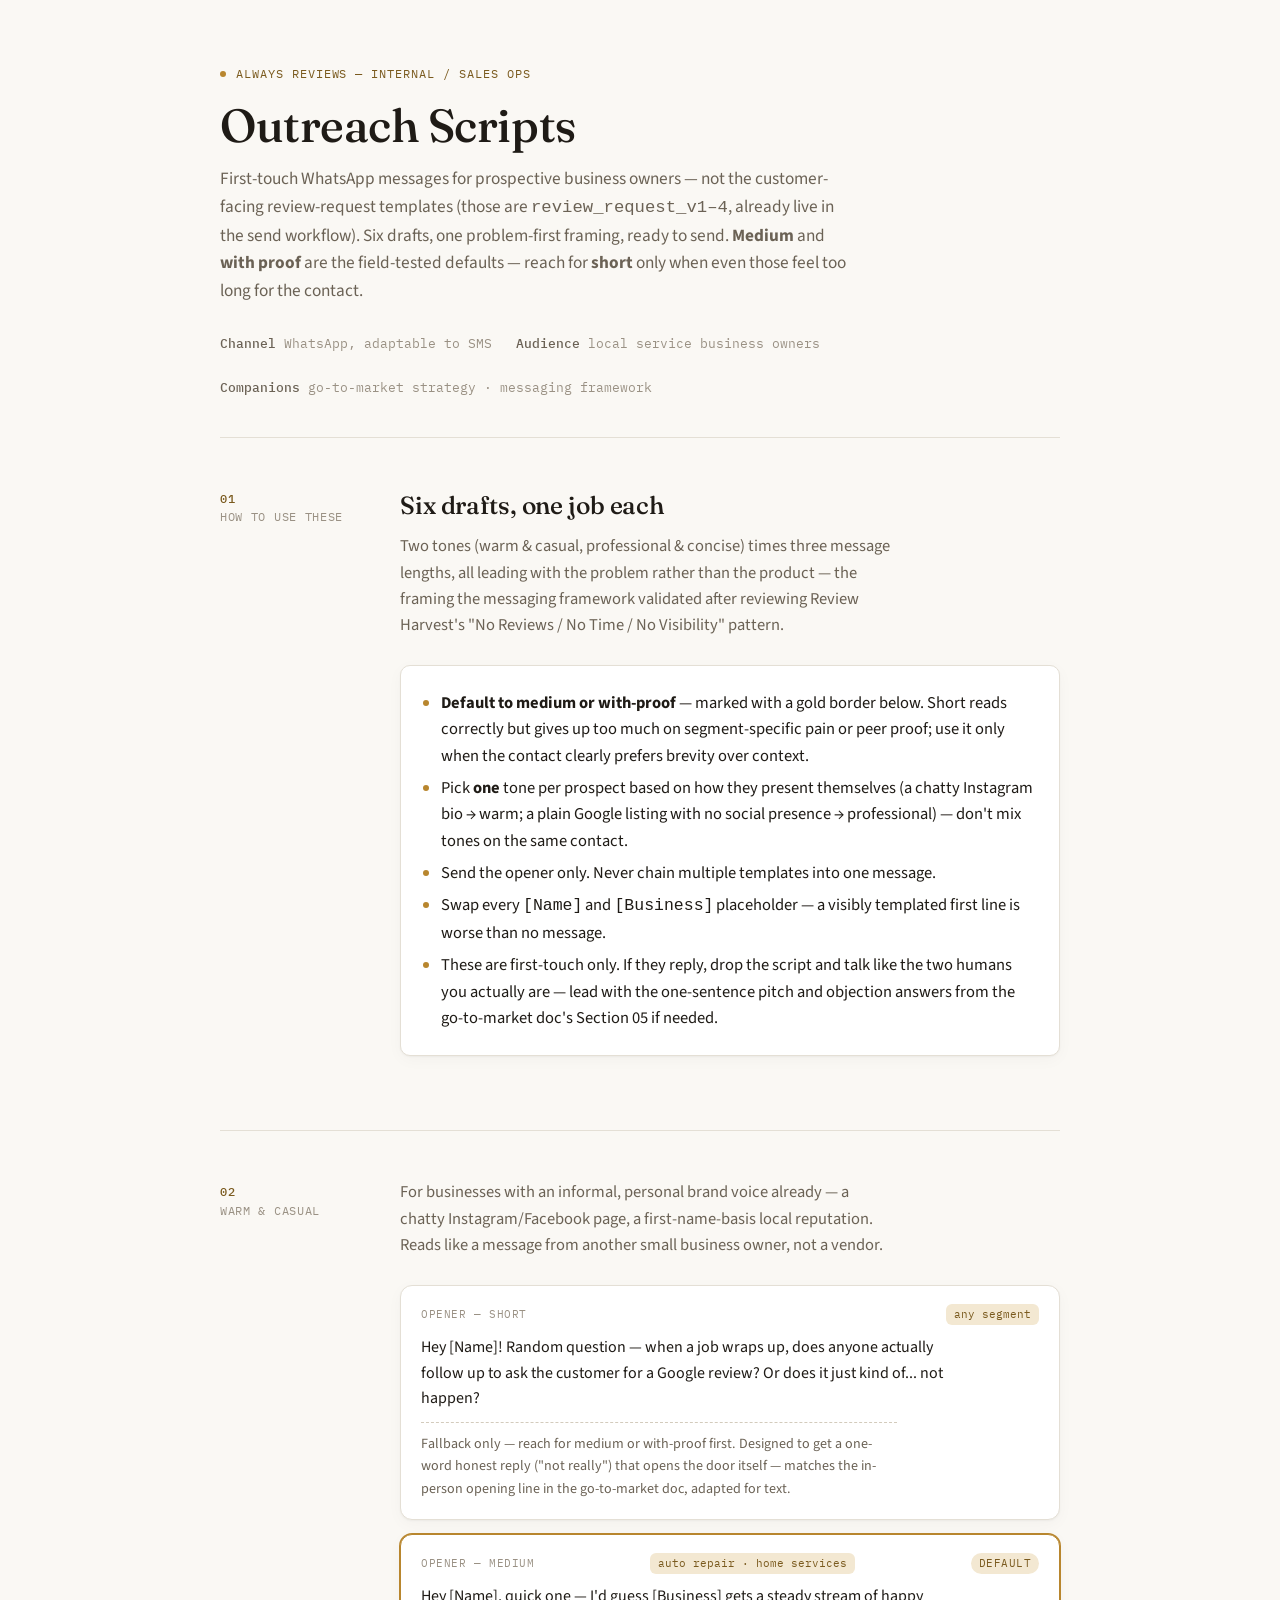
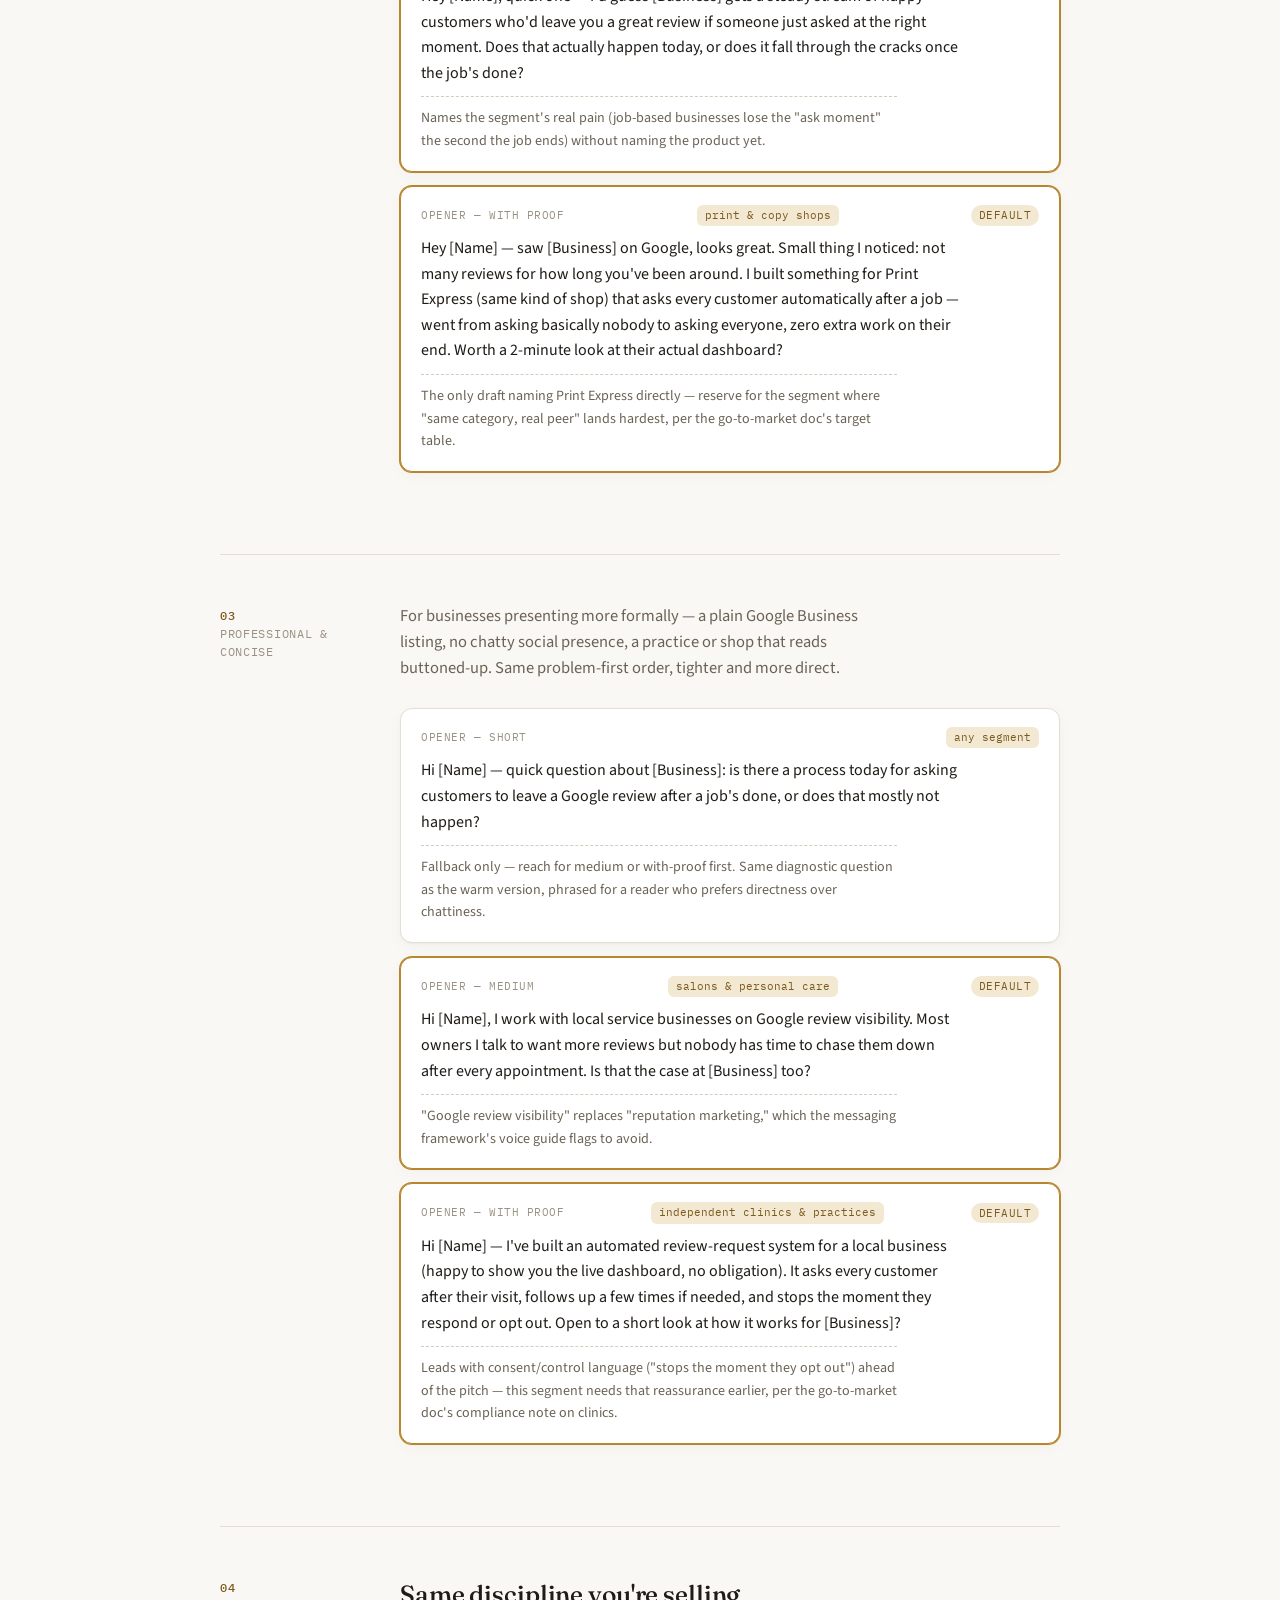
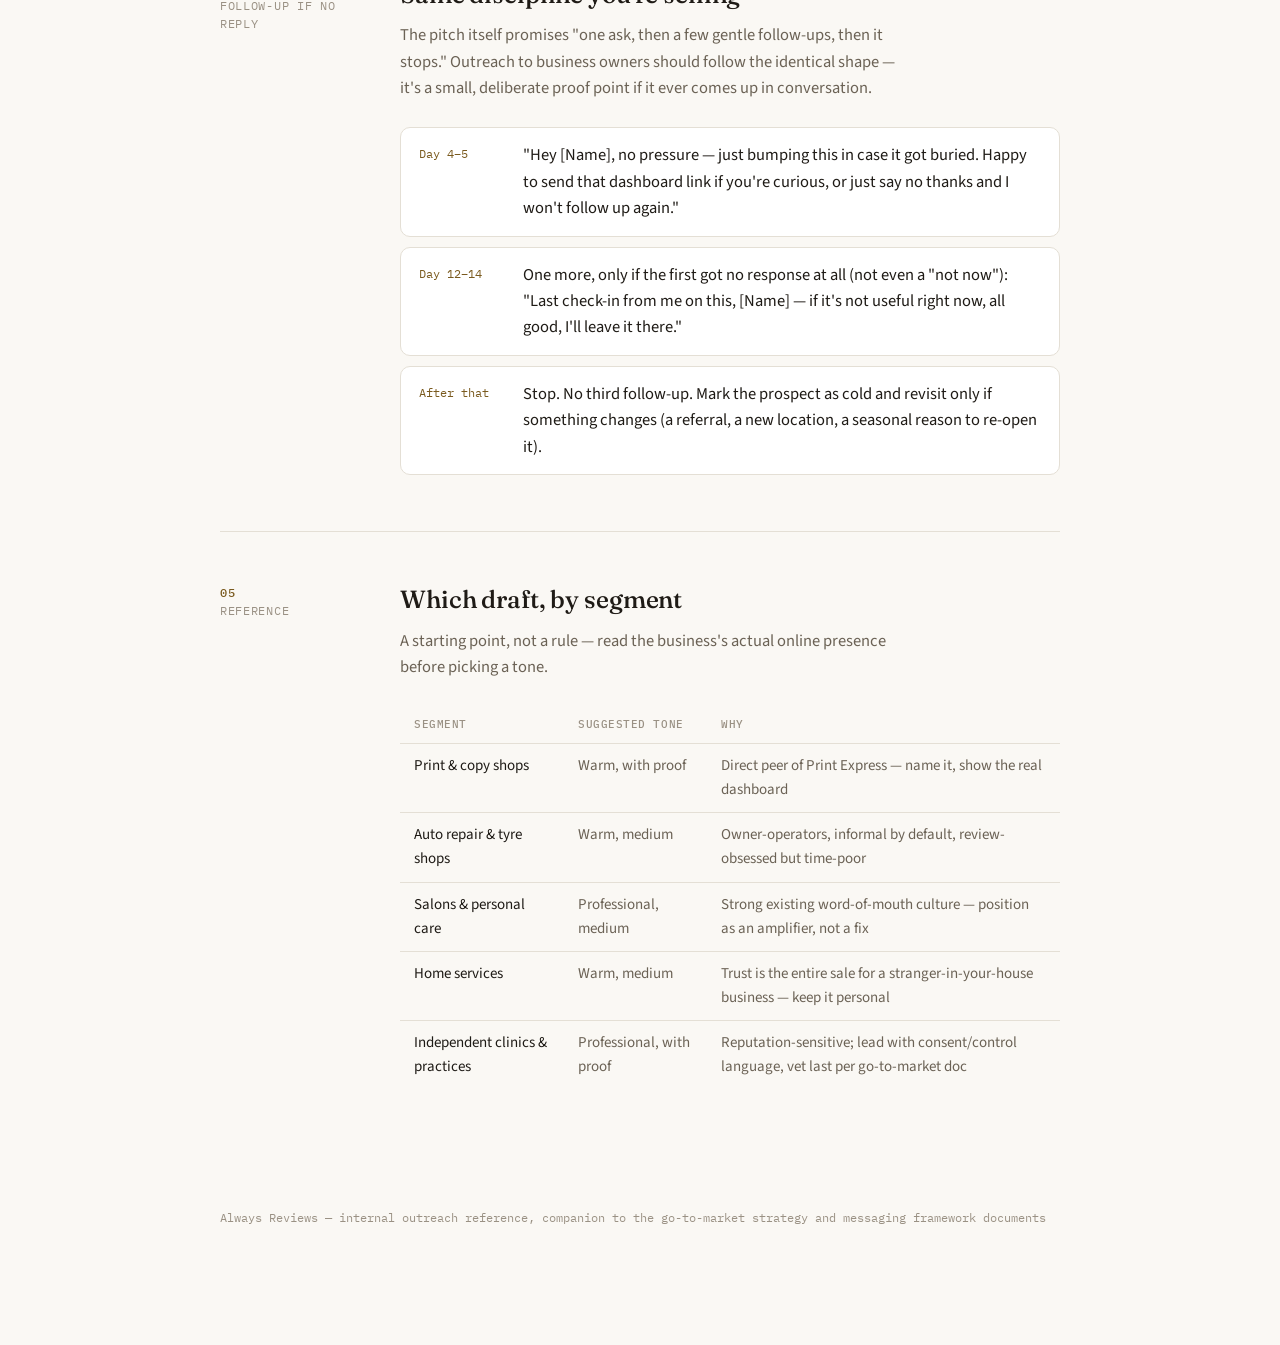
<file: marketing/always-reviews-outreach-scripts.html>
<!doctype html>
<html lang="en">
<head>
<meta charset="utf-8">
<meta name="viewport" content="width=device-width, initial-scale=1">
<title>Always Reviews Outreach Scripts</title>
<style>
  @import url('https://fonts.googleapis.com/css2?family=Fraunces:opsz,wght@9..144,400;9..144,500;9..144,600&family=Source+Sans+3:wght@400;500;600;700&family=IBM+Plex+Mono:wght@400;500&display=swap');

  :root {
    --bg: #FAF8F4;
    --surface: #FFFFFF;
    --ink: #1F1B16;
    --muted: #6B6255;
    --faint: #9A9184;
    --accent: #B8862E;
    --accent-ink: #7A5A1E;
    --accent-soft: #F3E8D2;
    --line: #E4DFD5;
    --line-strong: #D3CBBC;
    --good: #4B7A51;
    --good-soft: #E7EFE3;
    --warn: #A85A2E;
    --warn-soft: #F3E3D2;
    --shadow: 0 1px 2px rgba(31,27,22,0.04), 0 4px 16px rgba(31,27,22,0.03);
  }

  @media (prefers-color-scheme: dark) {
    :root:not([data-theme="light"]) {
      --bg: #17140F;
      --surface: #1E1A14;
      --ink: #F1ECE2;
      --muted: #B3A991;
      --faint: #7E7563;
      --accent: #D9A94A;
      --accent-ink: #E8C179;
      --accent-soft: #322813;
      --line: #342E23;
      --line-strong: #443C2C;
      --good: #7FAE7F;
      --good-soft: #21281F;
      --warn: #D08A5C;
      --warn-soft: #2E2318;
      --shadow: 0 1px 2px rgba(0,0,0,0.3), 0 4px 20px rgba(0,0,0,0.25);
    }
  }

  :root[data-theme="dark"] {
    --bg: #17140F;
    --surface: #1E1A14;
    --ink: #F1ECE2;
    --muted: #B3A991;
    --faint: #7E7563;
    --accent: #D9A94A;
    --accent-ink: #E8C179;
    --accent-soft: #322813;
    --line: #342E23;
    --line-strong: #443C2C;
    --good: #7FAE7F;
    --good-soft: #21281F;
    --warn: #D08A5C;
    --warn-soft: #2E2318;
    --shadow: 0 1px 2px rgba(0,0,0,0.3), 0 4px 20px rgba(0,0,0,0.25);
  }

  * { box-sizing: border-box; }

  body {
    background: var(--bg);
    color: var(--ink);
    font-family: 'Source Sans 3', -apple-system, 'Segoe UI', sans-serif;
    font-size: 16.5px;
    line-height: 1.6;
    margin: 0;
    padding: 0 24px 120px;
  }

  ::selection { background: var(--accent-soft); color: var(--accent-ink); }
  a { color: var(--accent-ink); text-decoration-color: var(--line-strong); text-underline-offset: 2px; }
  a:hover { text-decoration-color: var(--accent); }
  a:focus-visible, button:focus-visible { outline: 2px solid var(--accent); outline-offset: 2px; }

  .page { max-width: 840px; margin: 0 auto; }

  .masthead { padding: 64px 0 40px; border-bottom: 1px solid var(--line); }
  .eyebrow {
    font-family: 'IBM Plex Mono', monospace;
    font-size: 12px; letter-spacing: 0.08em; text-transform: uppercase;
    color: var(--accent-ink); display: flex; align-items: center; gap: 10px; margin-bottom: 18px;
  }
  .eyebrow .dot { width: 6px; height: 6px; border-radius: 50%; background: var(--accent); }
  h1 {
    font-family: 'Fraunces', Georgia, serif; font-weight: 500;
    font-size: clamp(2.1rem, 4.2vw, 2.9rem); line-height: 1.08; letter-spacing: -0.01em;
    margin: 0 0 14px; text-wrap: balance;
  }
  .dek { font-size: 1.08rem; color: var(--muted); max-width: 640px; margin: 0; text-wrap: pretty; }
  .meta-row {
    display: flex; flex-wrap: wrap; gap: 24px; margin-top: 28px;
    font-family: 'IBM Plex Mono', monospace; font-size: 12.5px; color: var(--faint);
  }
  .meta-row strong { color: var(--muted); font-weight: 500; }

  section.block {
    padding: 48px 0; border-bottom: 1px solid var(--line);
    display: grid; grid-template-columns: 148px minmax(0, 1fr); gap: 32px;
  }
  section.block:last-of-type { border-bottom: none; }
  .rail {
    font-family: 'IBM Plex Mono', monospace; font-size: 11.5px; letter-spacing: 0.06em;
    text-transform: uppercase; color: var(--faint); padding-top: 4px;
  }
  .rail .n { color: var(--accent-ink); font-weight: 500; }

  .content h2 {
    font-family: 'Fraunces', Georgia, serif; font-weight: 500; font-size: 1.55rem;
    margin: 0 0 8px; letter-spacing: -0.005em;
  }
  .content .lede { color: var(--muted); margin: 0 0 26px; max-width: 62ch; }
  .content p { max-width: 68ch; }
  .content h3 {
    font-family: 'Source Sans 3', sans-serif; font-weight: 700; font-size: 0.95rem;
    text-transform: uppercase; letter-spacing: 0.04em; color: var(--ink); margin: 30px 0 12px;
  }
  .content h3:first-child { margin-top: 0; }

  /* ---------- Rules-of-use callout ---------- */
  .rules {
    background: var(--surface); border: 1px solid var(--line); border-radius: 10px;
    padding: 18px 20px; margin: 0 0 26px; box-shadow: var(--shadow);
  }
  .rules ul { margin: 0; padding-left: 20px; }
  .rules li { margin: 6px 0; }
  .rules li::marker { color: var(--accent); }

  /* ---------- Message templates ---------- */
  .set-header {
    display: flex; align-items: baseline; justify-content: space-between; gap: 16px;
    margin: 0 0 16px;
  }
  .set-header h3 { margin: 0; }
  .set-tag {
    font-family: 'IBM Plex Mono', monospace; font-size: 11px; letter-spacing: 0.04em;
    padding: 3px 9px; border-radius: 99px; white-space: nowrap;
  }
  .set-tag.warm { background: var(--good-soft); color: var(--good); }
  .set-tag.pro { background: var(--accent-soft); color: var(--accent-ink); }

  .msg-card.recommended { border-color: var(--accent); box-shadow: 0 0 0 1px var(--accent), var(--shadow); }
  .rec-tag {
    font-family: 'IBM Plex Mono', monospace; font-size: 10.5px; letter-spacing: 0.04em;
    text-transform: uppercase; color: var(--accent-ink); background: var(--accent-soft);
    padding: 2px 8px; border-radius: 99px;
  }

  .msg-grid { display: grid; gap: 14px; margin: 0 0 34px; }
  .msg-card {
    background: var(--surface); border: 1px solid var(--line); border-radius: 12px;
    padding: 18px 20px; box-shadow: var(--shadow);
  }
  .msg-meta {
    display: flex; align-items: center; justify-content: space-between; gap: 12px;
    margin-bottom: 10px;
  }
  .msg-label {
    font-family: 'IBM Plex Mono', monospace; font-size: 11px; letter-spacing: 0.05em;
    text-transform: uppercase; color: var(--faint);
  }
  .msg-segment {
    font-family: 'IBM Plex Mono', monospace; font-size: 11px; color: var(--accent-ink);
    background: var(--accent-soft); padding: 2px 8px; border-radius: 6px;
  }
  .msg-body {
    font-size: 1rem; margin: 0; white-space: pre-wrap; max-width: none;
  }
  .msg-note {
    font-size: 0.88rem; color: var(--muted); margin: 10px 0 0; padding-top: 10px;
    border-top: 1px dashed var(--line-strong); max-width: none;
  }

  /* ---------- Follow-up ladder ---------- */
  .ladder {
    display: grid; gap: 10px; margin: 0 0 8px;
  }
  .ladder-step {
    display: grid; grid-template-columns: 88px 1fr; gap: 16px; align-items: start;
    background: var(--surface); border: 1px solid var(--line); border-radius: 10px;
    padding: 14px 18px;
  }
  .ladder-when {
    font-family: 'IBM Plex Mono', monospace; font-size: 12px; color: var(--accent-ink);
    padding-top: 2px;
  }
  .ladder-step p { margin: 0; max-width: none; }

  /* ---------- Cadence table ---------- */
  .table-wrap { overflow-x: auto; margin: 4px 0 8px; }
  table { border-collapse: collapse; width: 100%; min-width: 480px; }
  th, td {
    text-align: left; padding: 10px 14px; border-bottom: 1px solid var(--line);
    font-size: 0.94rem; vertical-align: top;
  }
  th {
    font-family: 'IBM Plex Mono', monospace; font-size: 10.5px; letter-spacing: 0.05em;
    text-transform: uppercase; color: var(--faint); font-weight: 500;
  }
  td.muted { color: var(--muted); }
  tbody tr:last-child td { border-bottom: none; }

  footer {
    max-width: 840px; margin: 40px auto 0; padding-top: 24px;
    font-family: 'IBM Plex Mono', monospace; font-size: 11.5px; color: var(--faint);
  }

  @media (max-width: 640px) {
    section.block { grid-template-columns: 1fr; gap: 10px; }
    .rail { display: flex; align-items: center; gap: 8px; padding-top: 0; }
    .ladder-step { grid-template-columns: 1fr; gap: 4px; }
  }
</style>
</head>
<body>
<div class="page">

  <div class="masthead">
    <div class="eyebrow"><span class="dot"></span>Always Reviews — Internal / Sales Ops</div>
    <h1>Outreach Scripts</h1>
    <p class="dek">First-touch WhatsApp messages for prospective business owners — not the customer-facing review-request templates (those are <code>review_request_v1&ndash;4</code>, already live in the send workflow). Six drafts, one problem-first framing, ready to send. <strong>Medium</strong> and <strong>with proof</strong> are the field-tested defaults — reach for <strong>short</strong> only when even those feel too long for the contact.</p>
    <div class="meta-row">
      <span><strong>Channel</strong> WhatsApp, adaptable to SMS</span>
      <span><strong>Audience</strong> local service business owners</span>
      <span><strong>Companions</strong> go-to-market strategy · messaging framework</span>
    </div>
  </div>

  <section class="block">
    <div class="rail"><span class="n">01</span><br>How to use these</div>
    <div class="content">
      <h2>Six drafts, one job each</h2>
      <p class="lede">Two tones (warm &amp; casual, professional &amp; concise) times three message lengths, all leading with the problem rather than the product — the framing the messaging framework validated after reviewing Review Harvest's "No Reviews / No Time / No Visibility" pattern.</p>

      <div class="rules">
        <ul>
          <li><strong>Default to medium or with-proof</strong> — marked with a gold border below. Short reads correctly but gives up too much on segment-specific pain or peer proof; use it only when the contact clearly prefers brevity over context.</li>
          <li>Pick <strong>one</strong> tone per prospect based on how they present themselves (a chatty Instagram bio → warm; a plain Google listing with no social presence → professional) — don't mix tones on the same contact.</li>
          <li>Send the opener only. Never chain multiple templates into one message.</li>
          <li>Swap every <code>[Name]</code> and <code>[Business]</code> placeholder — a visibly templated first line is worse than no message.</li>
          <li>These are first-touch only. If they reply, drop the script and talk like the two humans you actually are — lead with the one-sentence pitch and objection answers from the go-to-market doc's Section 05 if needed.</li>
        </ul>
      </div>
    </div>
  </section>

  <section class="block">
    <div class="rail"><span class="n">02</span><br>Warm &amp; casual</div>
    <div class="content">
      <p class="lede">For businesses with an informal, personal brand voice already — a chatty Instagram/Facebook page, a first-name-basis local reputation. Reads like a message from another small business owner, not a vendor.</p>

      <div class="msg-grid">
        <div class="msg-card">
          <div class="msg-meta"><span class="msg-label">Opener — short</span><span class="msg-segment">any segment</span></div>
          <p class="msg-body">Hey [Name]! Random question — when a job wraps up, does anyone actually follow up to ask the customer for a Google review? Or does it just kind of... not happen?</p>
          <p class="msg-note">Fallback only — reach for medium or with-proof first. Designed to get a one-word honest reply ("not really") that opens the door itself — matches the in-person opening line in the go-to-market doc, adapted for text.</p>
        </div>

        <div class="msg-card recommended">
          <div class="msg-meta"><span class="msg-label">Opener — medium</span><span class="msg-segment">auto repair · home services</span><span class="rec-tag">Default</span></div>
          <p class="msg-body">Hey [Name], quick one — I'd guess [Business] gets a steady stream of happy customers who'd leave you a great review if someone just asked at the right moment. Does that actually happen today, or does it fall through the cracks once the job's done?</p>
          <p class="msg-note">Names the segment's real pain (job-based businesses lose the "ask moment" the second the job ends) without naming the product yet.</p>
        </div>

        <div class="msg-card recommended">
          <div class="msg-meta"><span class="msg-label">Opener — with proof</span><span class="msg-segment">print &amp; copy shops</span><span class="rec-tag">Default</span></div>
          <p class="msg-body">Hey [Name] — saw [Business] on Google, looks great. Small thing I noticed: not many reviews for how long you've been around. I built something for Print Express (same kind of shop) that asks every customer automatically after a job — went from asking basically nobody to asking everyone, zero extra work on their end. Worth a 2-minute look at their actual dashboard?</p>
          <p class="msg-note">The only draft naming Print Express directly — reserve for the segment where "same category, real peer" lands hardest, per the go-to-market doc's target table.</p>
        </div>
      </div>
    </div>
  </section>

  <section class="block">
    <div class="rail"><span class="n">03</span><br>Professional &amp; concise</div>
    <div class="content">
      <p class="lede">For businesses presenting more formally — a plain Google Business listing, no chatty social presence, a practice or shop that reads buttoned-up. Same problem-first order, tighter and more direct.</p>

      <div class="msg-grid">
        <div class="msg-card">
          <div class="msg-meta"><span class="msg-label">Opener — short</span><span class="msg-segment">any segment</span></div>
          <p class="msg-body">Hi [Name] — quick question about [Business]: is there a process today for asking customers to leave a Google review after a job's done, or does that mostly not happen?</p>
          <p class="msg-note">Fallback only — reach for medium or with-proof first. Same diagnostic question as the warm version, phrased for a reader who prefers directness over chattiness.</p>
        </div>

        <div class="msg-card recommended">
          <div class="msg-meta"><span class="msg-label">Opener — medium</span><span class="msg-segment">salons &amp; personal care</span><span class="rec-tag">Default</span></div>
          <p class="msg-body">Hi [Name], I work with local service businesses on Google review visibility. Most owners I talk to want more reviews but nobody has time to chase them down after every appointment. Is that the case at [Business] too?</p>
          <p class="msg-note">"Google review visibility" replaces "reputation marketing," which the messaging framework's voice guide flags to avoid.</p>
        </div>

        <div class="msg-card recommended">
          <div class="msg-meta"><span class="msg-label">Opener — with proof</span><span class="msg-segment">independent clinics &amp; practices</span><span class="rec-tag">Default</span></div>
          <p class="msg-body">Hi [Name] — I've built an automated review-request system for a local business (happy to show you the live dashboard, no obligation). It asks every customer after their visit, follows up a few times if needed, and stops the moment they respond or opt out. Open to a short look at how it works for [Business]?</p>
          <p class="msg-note">Leads with consent/control language ("stops the moment they opt out") ahead of the pitch — this segment needs that reassurance earlier, per the go-to-market doc's compliance note on clinics.</p>
        </div>
      </div>
    </div>
  </section>

  <section class="block">
    <div class="rail"><span class="n">04</span><br>Follow-up if no reply</div>
    <div class="content">
      <h2>Same discipline you're selling</h2>
      <p class="lede">The pitch itself promises "one ask, then a few gentle follow-ups, then it stops." Outreach to business owners should follow the identical shape — it's a small, deliberate proof point if it ever comes up in conversation.</p>

      <div class="ladder">
        <div class="ladder-step">
          <span class="ladder-when">Day 4&ndash;5</span>
          <p>"Hey [Name], no pressure — just bumping this in case it got buried. Happy to send that dashboard link if you're curious, or just say no thanks and I won't follow up again."</p>
        </div>
        <div class="ladder-step">
          <span class="ladder-when">Day 12&ndash;14</span>
          <p>One more, only if the first got no response at all (not even a "not now"): "Last check-in from me on this, [Name] — if it's not useful right now, all good, I'll leave it there."</p>
        </div>
        <div class="ladder-step">
          <span class="ladder-when">After that</span>
          <p>Stop. No third follow-up. Mark the prospect as cold and revisit only if something changes (a referral, a new location, a seasonal reason to re-open it).</p>
        </div>
      </div>
    </div>
  </section>

  <section class="block">
    <div class="rail"><span class="n">05</span><br>Reference</div>
    <div class="content">
      <h2>Which draft, by segment</h2>
      <p class="lede">A starting point, not a rule — read the business's actual online presence before picking a tone.</p>

      <div class="table-wrap">
        <table>
          <thead>
            <tr><th>Segment</th><th>Suggested tone</th><th>Why</th></tr>
          </thead>
          <tbody>
            <tr>
              <td>Print &amp; copy shops</td>
              <td class="muted">Warm, with proof</td>
              <td class="muted">Direct peer of Print Express — name it, show the real dashboard</td>
            </tr>
            <tr>
              <td>Auto repair &amp; tyre shops</td>
              <td class="muted">Warm, medium</td>
              <td class="muted">Owner-operators, informal by default, review-obsessed but time-poor</td>
            </tr>
            <tr>
              <td>Salons &amp; personal care</td>
              <td class="muted">Professional, medium</td>
              <td class="muted">Strong existing word-of-mouth culture — position as an amplifier, not a fix</td>
            </tr>
            <tr>
              <td>Home services</td>
              <td class="muted">Warm, medium</td>
              <td class="muted">Trust is the entire sale for a stranger-in-your-house business — keep it personal</td>
            </tr>
            <tr>
              <td>Independent clinics &amp; practices</td>
              <td class="muted">Professional, with proof</td>
              <td class="muted">Reputation-sensitive; lead with consent/control language, vet last per go-to-market doc</td>
            </tr>
          </tbody>
        </table>
      </div>
    </div>
  </section>

</div>

<footer>Always Reviews — internal outreach reference, companion to the go-to-market strategy and messaging framework documents</footer>
</body>
</html>
</file>
